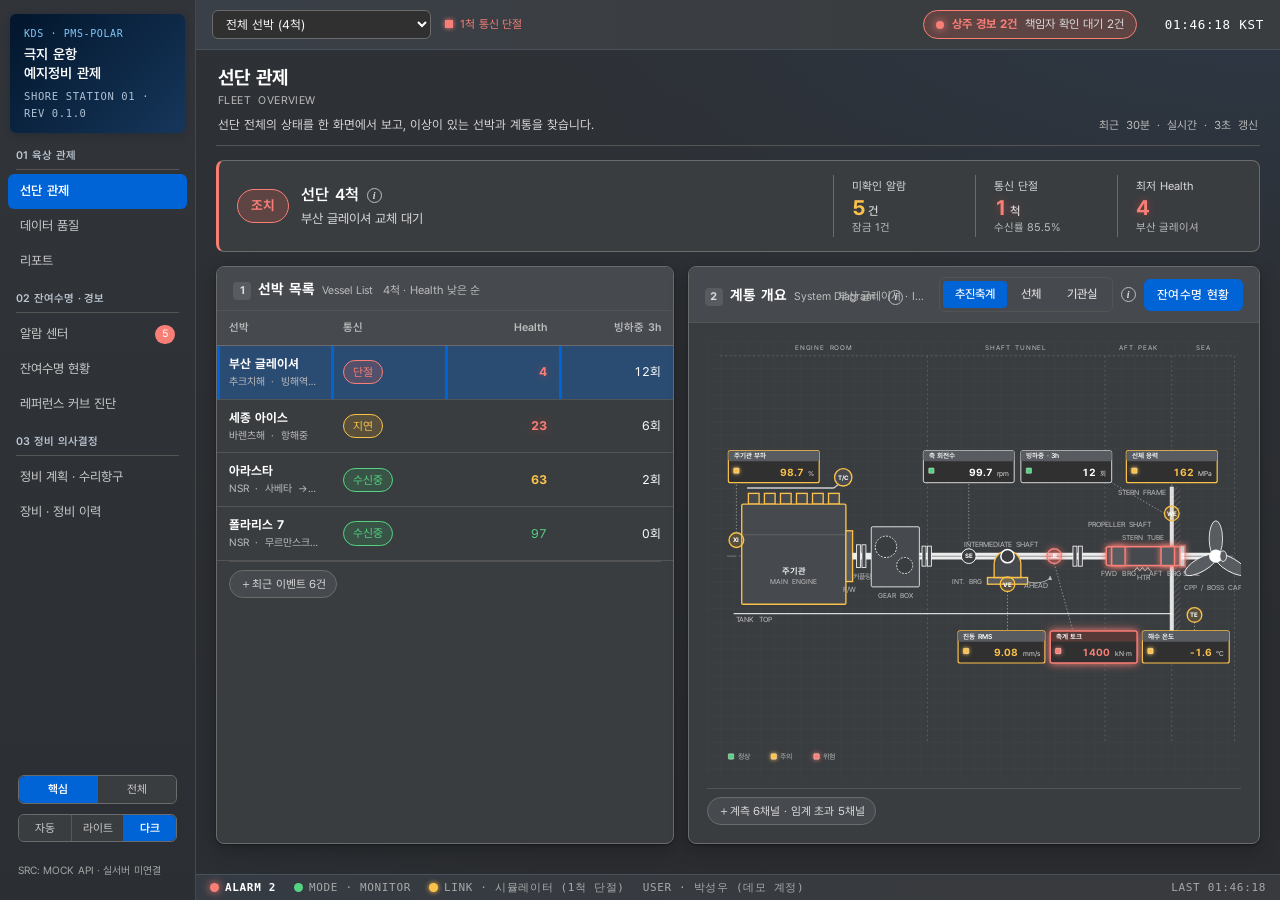
<file: v2/index.html>
<!doctype html>
<html lang="ko">
  <head>
    <meta charset="utf-8" />
    <meta name="viewport" content="width=device-width, initial-scale=1" />
    <title>극지 운항 예지정비 관제</title>
    <!-- 배포(아티팩트)에서 허용되는 CDN 경로 형식으로 둡니다: cdn.jsdelivr.net/npm/… -->
    <link rel="stylesheet" href="./assets/pretendard.css">
    <script type="module" crossorigin src="./assets/index-DsF86ZJU.js"></script>
    <link rel="stylesheet" crossorigin href="./assets/index-Dk7GCU9S.css">
  </head>
  <body>
    <div id="root"></div>
  </body>
</html>
</file>
<file: v2/assets/pretendard.css>
@font-face{font-family:'Pretendard';font-style:normal;font-weight:400;font-display:swap;src:url([data-uri]) format('woff')}
@font-face{font-family:'Pretendard';font-style:normal;font-weight:500;font-display:swap;src:url([data-uri]) format('woff')}
@font-face{font-family:'Pretendard';font-style:normal;font-weight:600;font-display:swap;src:url([data-uri]) format('woff')}
@font-face{font-family:'Pretendard';font-style:normal;font-weight:700;font-display:swap;src:url([data-uri]) format('woff')}
</file>
<file: v2/assets/index-Dk7GCU9S.css>
*{box-sizing:border-box}html,body,#root{height:100%}body{background:var(--ground);color:var(--ink);-webkit-font-smoothing:antialiased;margin:0;font-family:Pretendard Variable,Pretendard,-apple-system,BlinkMacSystemFont,system-ui,Apple SD Gothic Neo,Noto Sans KR,Malgun Gothic,sans-serif;font-size:14px;line-height:1.6}.mono{font-variant-numeric:tabular-nums;font-family:ui-monospace,SFMono-Regular,Menlo,Consolas,D2Coding,Pretendard Variable,Pretendard,monospace}button,select,input{font:inherit;color:inherit}h1,h2,h3{letter-spacing:-.01em;margin:0;font-weight:600}:focus-visible{outline:2px solid var(--accent);outline-offset:2px}.app{min-height:100%;display:grid}.nav{border-right:1px solid var(--line);flex-direction:column;height:100vh;display:flex;position:sticky;top:0}.brand-k{margin:0}.brand-t{margin:4px 0 0;font-weight:600;line-height:1.35}.nav nav{flex-direction:column;flex:1;display:flex;overflow:auto}.nav-tag{text-transform:uppercase;color:var(--faint)}.nav-i{text-align:left;cursor:pointer;background:0 0;border:0;border-left:2px solid #0000;align-items:center;gap:8px;width:100%;display:flex}.nav-i.on{font-weight:600}.nav-i.off{color:var(--faint);cursor:default;justify-content:space-between}.nav-i.off:hover{color:var(--faint);background:0 0}.nav-i.off em{border:1px solid var(--line);padding:1px 5px;font-size:10px;font-style:normal}.nav-badge{text-align:center;min-width:20px;margin-left:auto;padding:1px 6px;font-size:10.5px}.nav-ft{flex-direction:column;gap:10px;padding:0 18px;display:flex}.nav-note{color:var(--faint)}.main{flex-direction:column;min-width:0;height:100vh;display:flex}.top{z-index:5;align-items:center;display:flex;position:sticky;top:0}.top-l{align-items:center;gap:14px;display:flex}.rx{color:var(--muted);align-items:center;gap:7px;display:inline-flex}.rx .dot{display:inline-block}.rx.down{color:var(--crit)}.content{flex:1;width:100%;min-height:0;overflow:auto}.content.fill{overflow:hidden}.stack{flex-direction:column;gap:20px;display:flex}.panel{background:var(--surface)}.panel-hd{justify-content:space-between;display:flex}.panel-meta{color:var(--muted);margin:3px 0 0;font-size:12px}.panel-bd{padding:18px}.panel-bd.flush{padding:0}.panel-pad{padding:18px}.panel-act{align-items:center;gap:8px;display:flex}.badge{white-space:nowrap;align-items:center;gap:5px;font-weight:500;display:inline-flex}.badge .dot{background:currentColor;width:6px;height:6px;display:inline-block}.t-ok{color:var(--ok);background:var(--ok-soft);border-color:var(--ok-soft)}.t-info{color:var(--info);background:var(--info-soft);border-color:var(--info-soft)}.t-warn{color:var(--warn);background:var(--warn-soft);border-color:var(--warn-soft)}.t-high{color:var(--high);background:var(--high-soft);border-color:var(--high-soft)}.t-crit{color:var(--crit);background:var(--crit-soft);border-color:var(--crit-soft)}.t-accent{color:var(--accent);background:var(--accent-soft);border-color:var(--accent-soft)}.btn{border:1px solid var(--line);cursor:pointer}.btn:hover{border-color:var(--accent);color:var(--accent)}.btn.v-solid{background:var(--accent);border-color:var(--accent);color:var(--accent-ink);font-weight:500}.btn.v-solid:hover{filter:brightness(1.08);color:var(--accent-ink)}.btn.v-danger{background:var(--crit);border-color:var(--crit);color:#fff;font-weight:500}.btn.v-danger:hover{filter:brightness(1.08)}.btn:disabled{opacity:.55;cursor:not-allowed}.sel,.inp{border:1px solid var(--line);padding:5px 9px}.sel.w,.inp{width:100%}.chk{color:var(--muted);align-items:center;gap:6px;font-size:12.5px;display:inline-flex}.ctrls{flex-wrap:wrap;align-items:center;gap:8px;display:flex}.seg{border:1px solid var(--line);display:inline-flex}.seg button{cursor:pointer;color:var(--muted);border:0}.seg button+button{border-left:1px solid var(--line)}.seg button.on{background:var(--accent);color:var(--accent-ink);font-weight:500}.seg.sm button{flex:1;padding:4px 8px;font-size:11.5px}.empty{color:var(--muted);margin:0;font-size:13px}.tiles{background:var(--line);border:1px solid var(--line);grid-template-columns:repeat(4,1fr);gap:1px;display:grid}.c-ok{color:var(--ok)}.c-info{color:var(--info)}.c-warn{color:var(--warn)}.c-crit{color:var(--crit)}.cards{gap:14px;display:grid}.spark{display:block}.events{flex-direction:column;margin:0;padding:0;list-style:none;display:flex}.events li{border-bottom:1px solid var(--hair);align-items:center;gap:12px;padding:9px 0;font-size:12.5px;display:flex}.events li:last-child{border-bottom:0}.ev-t{color:var(--faint);min-width:44px}.ev-v{color:var(--ink);min-width:92px;font-weight:500}.ev-x{color:var(--muted)}.sys{border:1px solid var(--line);color:var(--muted);padding:1px 6px;font-size:11px}.rul{flex-direction:column}.layers{background:var(--line);border:1px solid var(--line);grid-template-columns:1.1fr 1.3fr .8fr;gap:1px;display:grid}.layer{background:var(--surface);padding:16px}.layer-tag{letter-spacing:.14em;text-transform:uppercase;color:var(--accent);margin:0 0 12px}.kv{flex-direction:column;gap:8px;margin:0;padding:0;list-style:none;display:flex}.kv li{color:var(--muted);justify-content:space-between;gap:12px;font-size:12.5px;display:flex}.kv li b{color:var(--ink);font-variant-numeric:tabular-nums;font-weight:500}.kv li.sum{border-top:1px solid var(--hair);margin-top:2px;padding-top:9px}.kv li.sum b{font-size:15px;font-weight:600}.kv .neg{color:var(--crit)}.layer-sum{border-top:1px solid var(--hair);color:var(--muted);justify-content:space-between;margin:12px 0 0;padding-top:10px;font-size:12.5px;display:flex}.layer-sum b{font-size:14px}.layer-sum .neg{color:var(--crit)}.final-v{letter-spacing:-.02em;font-variant-numeric:tabular-nums;margin:0;font-weight:600;line-height:1}.final-v span{color:var(--muted);margin-left:5px;font-size:15px;font-weight:400}.final-note{color:var(--muted);margin:8px 0 0}.l3{flex-direction:column;align-items:flex-start;gap:10px;display:flex}.corr{flex-direction:column;gap:11px;margin:0;padding:0;list-style:none;display:flex}.corr li{grid-template-columns:1fr 84px 60px;align-items:center;gap:10px;display:grid}.corr-lb{flex-direction:column;font-size:12.5px;display:flex}.corr-lb em{color:var(--faint);font-size:10px;font-style:normal}.corr-track{background:var(--surface-3);height:8px}.corr-bar{height:100%}.corr-v{text-align:right;font-variant-numeric:tabular-nums;font-size:12px}.corr-v.neg{color:var(--crit)}.corr-v.pos{color:var(--ok)}.trend,.axis-fig{width:100%;height:auto;display:block}.ax{font-family:ui-monospace,SFMono-Regular,Menlo,Consolas,monospace}.trend-line{fill:none;stroke-width:1.8px}.thr{stroke-dasharray:4 3;stroke-width:1px}.mark-base{stroke:var(--muted);stroke-width:1px;stroke-dasharray:3 3}.mark-base-tx{fill:var(--muted)}.mark-final{stroke:var(--accent);stroke-width:2px}.mark-final-tx{fill:var(--accent)}.mark-shift{stroke:var(--accent);stroke-width:1px}.alarms{margin:0;padding:0;list-style:none}.al{border-bottom:1px solid var(--hair);align-items:flex-start;gap:14px;padding:14px 18px;display:flex;position:relative}.al:last-child{border-bottom:0}.al-stripe{background:var(--line);flex:none;align-self:stretch;width:3px}.al.s-info .al-stripe{background:var(--info)}.al.s-warn .al-stripe{background:var(--warn)}.al.s-high .al-stripe{background:var(--high)}.al.s-crit .al-stripe{background:var(--crit)}.al-main{flex:1;min-width:0}.al-top{flex-wrap:wrap;align-items:center;gap:10px;display:flex}.al-part{font-size:13.5px;font-weight:600}.al-sys{color:var(--faint);border:1px solid var(--line);padding:0 5px;font-size:10.5px}.al-sub{color:var(--muted);margin:5px 0 0;font-size:11.5px}.al-ack{color:var(--ok);background:var(--ok-soft);margin:7px 0 0;padding:5px 9px;font-size:11.5px;display:inline-block}.al-ack em{color:var(--crit);font-style:normal}.al-act{flex:none;align-items:center;gap:8px;display:flex}.lock{color:var(--crit);font-size:11.5px}.done{color:var(--ok);font-size:11.5px}.auto{color:var(--faint);font-size:11.5px}.acklog{flex-direction:column;gap:8px;margin:0;padding:0;list-style:none;display:flex}.acklog li{flex-wrap:wrap;align-items:center;gap:10px;font-size:12.5px;display:flex}.acklog li>span:first-child{color:var(--faint);font-size:11.5px}.acklog-r{color:var(--faint);font-size:11px}.acklog-p{color:var(--muted)}.acklog-v{color:var(--faint);margin-left:auto;font-size:11px}.modal-scrim{z-index:50;place-items:center;padding:20px;display:grid;position:fixed;inset:0}.modal{background:var(--surface);border:1px solid var(--line);box-shadow:var(--shadow)}.modal-hd{border-bottom:1px solid var(--hair);justify-content:space-between;align-items:center;padding:14px 18px;display:flex}.modal-hd h3{font-size:14.5px}.modal-x{cursor:pointer;color:var(--muted);background:0 0;border:0;font-size:20px;line-height:1}.modal-bd{padding:18px}.modal-ft{border-top:1px solid var(--hair);background:var(--surface-2);justify-content:flex-end;gap:8px;padding:14px 18px;display:flex}.modal-tx{color:var(--muted);margin:0 0 14px;font-size:13px;line-height:1.7}.modal-tx b{color:var(--ink)}.modal-warn{color:var(--crit);margin-top:6px;font-style:normal;display:block}.form{flex-direction:column;gap:12px;display:flex}.resident{z-index:40;background:var(--surface);border-top:3px solid var(--crit);width:290px;position:fixed;bottom:20px;right:20px}.resident-hd{border-bottom:1px solid var(--hair);justify-content:space-between;align-items:center;gap:8px;padding:10px 12px;display:flex}.resident-hd b{font-size:12.5px}.resident-x{color:var(--faint);border:1px solid var(--line);cursor:not-allowed;padding:1px 5px;font-size:10.5px}.resident ul{flex-direction:column;gap:6px;margin:0;padding:8px 12px;list-style:none;display:flex}.resident li{color:var(--muted);align-items:baseline;gap:7px;font-size:11.5px;display:flex}.resident li span{color:var(--crit);flex:none;font-size:10.5px}.resident li em{color:var(--faint);flex:none;margin-left:auto;font-size:10.5px;font-style:normal}.resident-go{background:var(--crit);color:#fff;cursor:pointer;border:0;width:100%;padding:8px;font-size:12px;font-weight:500}@media (width<=1100px){.layers,.cards{grid-template-columns:1fr}.tiles{grid-template-columns:repeat(2,1fr)}}@media (width<=820px){.app{grid-template-columns:1fr}.nav{flex-flow:wrap;align-items:center;gap:12px;height:auto;padding:12px 16px;position:static}.nav nav{flex-flow:wrap;flex:100%}.nav-tag{display:none}.nav-i{border-bottom:2px solid #0000;border-left:0;width:auto;padding:6px 10px}.nav-i.on{border-left:0;border-bottom-color:var(--accent)}.nav-i.off{display:none}.nav-ft{flex:100%;padding:0}.content{padding:16px}.resident{width:auto;left:16px;right:16px}}@media (width<=520px){.tiles{grid-template-columns:1fr}}@media (prefers-reduced-motion:reduce){*{transition:none!important;animation:none!important}}.mark-base-dot{fill:var(--muted)}.mark-final-dot{fill:var(--accent)}.cards{grid-template-columns:repeat(2,1fr)}.readouts{background:var(--line);border:1px solid var(--line);grid-template-columns:repeat(2,1fr);gap:1px;margin:0;padding:0;list-style:none;display:grid}.ro{background:var(--surface);grid-template-rows:auto auto;grid-template-columns:1fr auto;align-items:baseline;gap:2px 8px;padding:8px 10px;display:grid}.ro-lb{color:var(--faint);grid-column:1/-1;font-size:10.5px}.ro-v{font-size:17px;font-weight:600;line-height:1.15}.ro-v em{color:var(--muted);margin-left:3px;font-size:10.5px;font-style:normal;font-weight:400}.ro-d{color:var(--faint);text-align:right;font-size:10.5px}.ro.lv-warn{background:var(--warn-soft)}.ro.lv-warn .ro-v{color:var(--warn)}.ro.lv-crit{background:var(--crit-soft)}.ro.lv-crit .ro-v{color:var(--crit)}.rxbars{width:100%;height:auto;display:block}.vcard-ft{border-top:1px solid var(--hair);justify-content:space-between;align-items:center;gap:10px;margin:0;padding-top:9px;font-size:12px;display:flex}.lv-chip{border:1px solid #0000;padding:3px 9px;font-size:11.5px}.strips{background:var(--line);border:1px solid var(--line);grid-template-columns:repeat(3,1fr);gap:1px;display:grid}.strip-card{background:var(--surface);padding:12px 14px 10px}.strip-hd{justify-content:space-between;align-items:flex-start;gap:10px;margin-bottom:6px;display:flex}.strip-nm{margin:0;font-weight:600}.strip-id{color:var(--faint);margin:1px 0 0}.strip-val{text-align:right;white-space:nowrap}.strip-val b{letter-spacing:-.01em;font-size:21px;font-weight:600}.strip-val span{color:var(--muted);margin-left:3px;font-size:10.5px}.strip{width:100%;height:auto;display:block}.strip-lim{color:var(--faint);margin:5px 0 0}.lim-warn,.lim-crit{stroke-width:1px;stroke-dasharray:3 3;opacity:.8}.strip-line{fill:none;stroke-width:1.5px}.strip-fill{opacity:.08}.now{stroke:var(--ink);stroke-width:1px;opacity:.25;stroke-dasharray:2 2}.now-dot.lv-ok{fill:var(--accent)}.now-dot.lv-warn{fill:var(--warn)}.now-dot.lv-crit{fill:var(--crit)}@media (width<=1280px){.strips{grid-template-columns:repeat(2,1fr)}}@media (width<=1100px){.strips{grid-template-columns:1fr}}.top{flex-wrap:nowrap}.page{flex-direction:column;height:100%;min-height:0;display:flex}.tabbar{flex:none;align-items:center;display:flex}.tab{cursor:pointer;border-bottom:2px solid #0000;position:relative}.tab.on{border-bottom-color:var(--accent)}.tab-dot{vertical-align:middle;width:6px;height:6px;margin-left:6px;display:inline-block}.tab-body{flex:1;grid-template-columns:minmax(0,1fr);min-height:0;display:grid}.tab-body.split{grid-template-columns:minmax(0,4fr) minmax(0,1fr)}.tab-body .panel{flex-direction:column;min-width:0;min-height:0;display:flex}.tab-body .panel-hd{flex:none;padding:10px 14px}.tab-body .panel-hd h2{font-size:14px}.tab-body .panel-bd{flex:1;min-height:0;padding:12px;overflow:auto}.tab-body .strips{grid-template-rows:auto auto;grid-template-columns:repeat(3,1fr);align-content:start}.tab-body .strip-card{flex-direction:column;min-height:0;padding:10px 12px 8px;display:flex}.tab-body .strip{flex:none;width:100%;height:auto}.links{grid-template-columns:1fr 1fr;gap:14px;display:grid}.link-card{border:1px solid var(--line);flex-direction:column;gap:10px;padding:12px 14px;display:flex}.link-hd{justify-content:space-between;align-items:flex-start;gap:10px;display:flex}.link-nm{margin:0;font-size:14px;font-weight:600}.link-sub{color:var(--faint);margin:2px 0 0;font-size:10.5px}.link-kpi{background:var(--line);border:1px solid var(--line);grid-template-columns:repeat(4,1fr);gap:1px;margin:0;display:grid}.link-kpi div{background:var(--surface);padding:7px 10px}.link-kpi dt{color:var(--faint);margin:0;font-size:10.5px}.link-kpi dd{margin:2px 0 0;font-size:16px;font-weight:600}.pane-side .events li{border-bottom:1px solid var(--hair);padding:9px 0;display:block}.pane-side .ev-hd{align-items:center;gap:8px;margin-bottom:3px;display:flex}.pane-side .ev-t{color:var(--faint);font-size:11px}.pane-side .ev-v{margin:0;font-size:12.5px;font-weight:600}.pane-side .ev-x{color:var(--muted);margin:2px 0 0;font-size:11.5px;line-height:1.5}.rul{height:100%;min-height:0;display:grid}.rul .panel{flex-direction:column;min-width:0;min-height:0;display:flex}.rul .panel-hd{flex:none}.rul .panel-bd{flex:1;min-height:0;overflow:auto}.pcards{flex-direction:column;display:flex}.pcard{text-align:left;cursor:pointer;flex-direction:column;display:flex}.pcard:hover{border-color:var(--accent)}.pcard.on{border-color:var(--accent);box-shadow:inset 3px 0 0 var(--accent)}.pcard-hd{justify-content:space-between;align-items:center;display:flex}.pcard-nm{margin:2px 0 0;font-weight:600}.pcard-pos{color:var(--faint);margin:0}.pcard-ft{justify-content:space-between;align-items:baseline;gap:8px;display:flex}.pcard-v{letter-spacing:-.01em;font-weight:600}.pcard-v em{color:var(--muted);font-style:normal;font-weight:400}.pcard-bar{background:var(--surface-3)}.pcard-bar i{height:100%;display:block}.rul-detail .panel-bd{flex-direction:column;display:flex}.rul-detail .layers{flex:none}@media (width<=1400px){.tab-body.split{grid-template-columns:minmax(0,3fr) minmax(0,1fr)}.tab-body .strips{grid-template-rows:none;grid-template-columns:repeat(2,1fr)}}@media (width<=1100px){.content.fill{overflow:auto}.main,.page{height:auto}.tab-body,.tab-body.split,.tab-body .strips,.links{grid-template-columns:1fr}.rul{grid-template-columns:1fr;height:auto}}*{scrollbar-width:thin;scrollbar-color:var(--sb) transparent}::-webkit-scrollbar-thumb{background:var(--sb);background-clip:content-box;border:2px solid #0000}::-webkit-scrollbar-corner{background:0 0}.panel-bd::-webkit-scrollbar-track{background:var(--hair)}.tbl-wrap::-webkit-scrollbar-track{background:var(--hair)}@media (width<=1500px){.vtable{--vt:minmax(280px,2.3fr) repeat(4, minmax(70px,1fr)) minmax(120px,1.2fr) 28px}}@media (width<=1100px){.vrow{gap:8px}}.vtable{--vt:minmax(330px,2.6fr) repeat(4, minmax(80px,1fr)) minmax(150px,1.4fr) 30px;border:1px solid var(--line);min-width:960px;height:100%;display:grid}.vt-head,.vrow{grid-template-columns:var(--vt);align-items:center;display:grid}.vt-head{padding:7px 0}.vt-head>span{padding:0 12px}.vt-head .c{text-align:center}.vt-head .r{text-align:right}.vt-head em{color:var(--faint);font-style:normal;display:block}.vrow{background:var(--surface);cursor:pointer;min-height:0;box-shadow:inset 3px 0 #0000}.vrow:last-child{border-bottom:0}.vrow:hover{background:var(--surface-2)}.vrow.on{box-shadow:inset 3px 0 0 var(--accent)}.vr-id{min-width:0}.vr-name{align-items:center;gap:8px;margin:0;font-size:14px;font-weight:600;display:flex}.vr-sub{color:var(--faint);text-overflow:ellipsis;white-space:nowrap;margin:2px 0 0;font-size:10.5px;overflow:hidden}.vr-health{flex-direction:column;flex:none;align-items:flex-end;line-height:1.1;display:flex}.vr-h{letter-spacing:-.02em;font-variant-numeric:tabular-nums;font-size:26px;font-weight:600}.vr-hl{font-size:10.5px}.vr-cell{text-align:right;flex-direction:column;align-self:stretch;padding:6px 12px;display:flex}.vr-v{font-variant-numeric:tabular-nums;font-size:17px;font-weight:600;line-height:1.2}.vr-u{color:var(--muted);margin-left:3px;font-weight:400}.vr-d{color:var(--faint);margin-top:1px}.vr-cell.lv-warn .vr-v{color:var(--warn)}.vr-cell.lv-crit .vr-v{color:var(--crit)}.vr-worst{flex-direction:column;align-self:stretch;min-width:0;padding:0 12px;display:flex}.vr-wn{text-overflow:ellipsis;white-space:nowrap;margin:0;font-weight:500;overflow:hidden}.vr-wv{color:var(--crit);text-overflow:ellipsis;white-space:nowrap;margin:2px 0 0;overflow:hidden}.vr-go{color:var(--accent);cursor:pointer;background:0 0;border:0;justify-self:center;padding:8px 0;font-size:14px;line-height:1}.vr-go:hover{color:var(--ink)}@media (width<=1100px){.vtable{border:1px solid var(--line);grid-template-rows:none;min-width:0;height:auto}.vt-head{display:none}.vrow{grid-template-columns:1fr 1fr;padding:10px 0}.vr-id,.vr-worst{border-left:0;grid-column:1/-1}.vr-cell{border-left:0}.vr-health{justify-self:start}}.vr-card{flex-direction:column;gap:4px;min-width:0;padding:8px 12px;display:flex}.vr-card-hd{justify-content:space-between;align-items:flex-start;gap:12px;display:flex}.vr-card .vr-h{font-size:26px}.hchart{width:100%;height:auto;display:block}.hchart-line{fill:none;stroke:currentColor;stroke-width:1.8px}.hchart-fill{fill:currentColor;opacity:.09}.hchart-dot{fill:currentColor}.hchart-last{fill:currentColor;font-weight:600}.rul .panel-hd{padding:12px 16px}.rul .panel-hd h2{font-size:16px}.rul .panel-meta{font-size:12.5px}.rul .panel-bd{padding:14px}.pcard-v em{margin-left:3px}.rul-detail .layer-sum b{font-size:15px}.rul-detail .final-note{font-size:12.5px}:root{--ok:#2f7d4f;--ok-soft:#2f7d4f24;--info:#33607f;--info-soft:#33607f24;--warn:#9a6500;--warn-soft:#9a650029;--high:#a64715;--high-soft:#a6471529;--crit:#b02318;--crit-soft:#b0231824;--comm:#7a3e96;--shadow:none;--sb:#aebac3;--sb-hover:#8b99a4}@media (prefers-color-scheme:dark){:root:not([data-theme=light]){--comm:#c070d8}}.panel{border:1px solid var(--line);box-shadow:none}.panel-hd{border-bottom:1px solid var(--line);flex-wrap:nowrap;align-items:center;gap:10px}.panel-hd>div:first-child{align-items:baseline;gap:10px;min-width:0;display:flex}.panel-hd h2,.rul .panel-hd h2,.tab-body .panel-hd h2,.dash .panel-hd h2{letter-spacing:.1em;color:var(--ink);white-space:nowrap;font-family:ui-monospace,SFMono-Regular,Menlo,Consolas,monospace;font-size:11.5px;font-weight:600}.panel-hd h2:before{letter-spacing:0}.panel-meta,.rul .panel-meta{text-overflow:ellipsis;white-space:nowrap;margin:0;overflow:hidden}.nav{gap:14px;padding:14px 0 10px}.brand{padding:0 14px}.brand-k{letter-spacing:.18em;font-size:10px}.brand-t{margin-top:3px;font-size:14px}.brand-v{color:var(--faint);letter-spacing:.06em;margin:5px 0 0}.nav-tag{border-bottom:1px solid var(--hair);margin:8px 14px 4px;padding-bottom:4px}.nav-i{border-left-width:3px;padding:6px 14px}.nav-note{letter-spacing:.04em}.top{border-bottom:1px solid var(--line);background:var(--surface-2);gap:14px;padding:0 14px}.vsel{min-width:210px;font-size:12.5px}.rx{letter-spacing:.04em;font-size:11.5px}.rx .dot{width:8px;height:8px}.clock{letter-spacing:.06em;color:var(--ink);font-size:12.5px}.lamp{background:var(--faint);flex:none;width:8px;height:8px;display:inline-block}@keyframes lampblink{0%,49%{opacity:1}50%,to{opacity:.25}}.lamp.blink{animation:1s step-end infinite lampblink}@media (prefers-reduced-motion:reduce){.lamp.blink{animation:none}}.statusbar{border-top:1px solid var(--line);letter-spacing:.06em;flex-wrap:nowrap;flex:none;align-items:center;gap:18px;padding:0 14px;font-family:ui-monospace,SFMono-Regular,Menlo,Consolas,monospace;display:flex;overflow:hidden}.sb-item{white-space:nowrap;align-items:center;gap:6px;display:inline-flex}.sb-sp{flex:1}.btn{letter-spacing:.04em;background:var(--surface-2);padding:5px 12px;font-size:11.5px}.seg button{letter-spacing:.04em;background:var(--surface-2);padding:4px 10px;font-size:11.5px}.sel,.inp{background:var(--surface-2);font-size:12px}.tabbar{border-bottom:1px solid var(--line)}.tab{letter-spacing:.06em;border-bottom-width:3px;margin-bottom:-1px}.badge{letter-spacing:.06em;background:0 0;border:1px solid;border-radius:0;padding:1px 6px;font-size:10.5px}.badge .dot{box-shadow:0 0 4px}.vt-head{background:var(--surface-2);letter-spacing:.08em}.vt-head .r,.vr-cell,.vr-worst{border-left:1px solid var(--line)}.vr-v{color:var(--ink)}.strip-card{border-right:1px solid var(--line)}.strip-nm{letter-spacing:.03em}.strip-id{letter-spacing:.05em}.strip-val b{font-family:ui-monospace,SFMono-Regular,Menlo,Consolas,monospace}.strip-lim,.ax{letter-spacing:.04em}.pcard{border:1px solid var(--line);background:var(--surface-2)}.sys{letter-spacing:.06em;background:var(--surface)}.pcard-v{color:var(--ink)}.resident{border:1px solid var(--crit);border-top-width:3px;box-shadow:0 0 0 1px #00000040}.resident-hd{background:var(--crit-soft)}.resident-hd b{letter-spacing:.04em}::-webkit-scrollbar{width:12px;height:12px}::-webkit-scrollbar-track{background:var(--hair)}::-webkit-scrollbar-thumb{background:var(--sb);border:3px solid var(--hair);background-clip:content-box}::-webkit-scrollbar-thumb:hover{background:var(--sb-hover);background-clip:content-box}.content{padding:14px}.page,.tab-body,.rul{gap:10px}:root{--faint:#5f6c76;--muted:#465360;--line:#a9b4bd;--hair:#c3ccd3;--crit:#b3241a;--crit-soft:#b3241a1a;--accent:#0b6c85;--accent-soft:#0b6c8521;--trace:#2f7e99;--sb:#9aa7b1;--sb-hover:#78868f}@media (prefers-color-scheme:dark){:root:not([data-theme=light]){--faint:#8e9ba7;--muted:#a3b0bb;--line:#3a454f;--hair:#2a333c;--crit:#ff6b5e;--crit-soft:#ff6b5e1f;--accent:#4cc5e3;--accent-soft:#4cc5e324;--trace:#78b4cc;--sb:#3d4a55;--sb-hover:#55646f}}.panel-hd h2,.rul .panel-hd h2,.tab-body .panel-hd h2,.vr-sub,.pcard-pos,.vr-wv,.strip-lim,.tabbar-note,.nav-note,.nav-tag,.layer-tag,.final-note,.badge,.tab,.hstat-lb,.hstat-sub,.rx,.vt-head,.corr-lb em,.vcard-sub,.link-sub{letter-spacing:0;font-family:Pretendard Variable,Pretendard,-apple-system,system-ui,Apple SD Gothic Neo,Noto Sans KR,sans-serif}.statusbar,.brand-k,.brand-v,.strip-id,.clock,.mono.vr-v,.mono.vr-u,.mono.vr-d,.hstat-v .mono,.ax{font-family:ui-monospace,SFMono-Regular,Menlo,Consolas,monospace}.statusbar,.brand-k,.brand-v,.strip-id{letter-spacing:.06em}.panel-hd h2,.rul .panel-hd h2,.tab-body .panel-hd h2{font-size:13.5px;font-weight:600}.panel-hd h2:before{margin-right:5px}.panel-meta,.rul .panel-meta{color:var(--faint);font-size:11.5px}.panel-hd{min-height:34px}.vt-head{color:var(--muted);border-bottom:2px solid var(--line);font-size:11.5px}.vt-head em{font-size:10.5px}.vr-u,.vr-d{font-size:11px}.vr-wn{font-size:12.5px}.vr-wv{font-size:11.5px}.strip-id,.strip-lim{font-size:11px}.strip-nm{font-size:13px}.badge,.rul .badge{padding:2px 7px;font-size:11.5px}.tab{font-size:13.5px}.nav-i{font-size:13px}.nav-tag{letter-spacing:0;font-size:11px}.nav-note,.brand-v{font-size:10.5px}.statusbar{min-height:30px;font-size:11.5px}.ev-t{font-size:11.5px}.layer-tag{font-size:12px}.final-note{font-size:12.5px}.ax{font-size:12px}.rul-detail .ax{font-size:13px}.vt-head .r em{color:var(--faint)}.vrow{border-bottom:1px solid var(--line)}.vr-cell,.vr-worst{border-left:1px solid var(--line)}.vr-cell{justify-content:flex-start;padding-top:12px}.vtable{grid-template-rows:auto repeat(var(--rows,4), minmax(min-content, 1fr))}.vr-cell.lv-warn,.vr-cell.lv-crit{background:0 0}.panel-hd h2:before{color:var(--muted)}.vrow.on,.pcard.on{box-shadow:inset 4px 0 0 var(--accent)}.sb-item:first-child{font-weight:600}.statusbar .lamp{width:9px;height:9px}.grid{stroke:var(--hair);stroke-width:1px}.axis{stroke:var(--line);stroke-width:1px}.ax{fill:var(--faint)}.vr-worst{justify-content:flex-start;padding-top:12px}.rul{grid-template-columns:minmax(220px,22fr) minmax(0,78fr)}.rul-list .panel-bd{padding:10px}.rul-list .panel-hd{min-height:32px}.rul-list .ctrls{gap:5px}.rul-list .sel{padding:3px 6px;font-size:11.5px}.pcards{gap:6px}.pcard{gap:2px;padding:8px 10px}.pcard-hd{gap:6px}.rul .badge{padding:1px 6px;font-size:10.5px}.rul .sys{padding:1px 6px;font-size:11px}.pcard-nm{margin-top:3px;line-height:1.3}.pcard-pos{font-size:11px}.pcard-ft{margin-top:3px}.pcard-v em{font-size:11px}.pcard-bar{height:4px;margin-top:4px}@media (width<=1400px){.rul{grid-template-columns:minmax(200px,24fr) minmax(0,76fr)}}.rul-list .panel-hd{flex-wrap:wrap;align-items:center;gap:6px;padding:7px 10px}.rul-list .panel-hd>div:first-child,.rul-list .panel-act{flex:100%}.rul-list .ctrls{flex-wrap:nowrap;width:100%}.rul-list .sel{flex:1;min-width:0}.vt-head .r,.vr-cell,.vr-worst{border-left:0}:root{--r:8px;--r-sm:6px;--ground:#eef0f6;--surface:#fff;--surface-2:#e7eaf3;--surface-3:#d8ddeb;--ink:#131828;--muted:#4a5268;--faint:#5e6880;--line:#c3c9da;--hair:#dce1ed;--accent:#4b49d6;--accent-ink:#fff;--accent-soft:#4b49d61a;--trace:#3a5fd9}@media (prefers-color-scheme:dark){:root:not([data-theme=light]){--trace:#7b8bff;--ok:#3fcb8e;--ok-soft:#3fcb8e24;--info:#4fb6e8;--info-soft:#4fb6e824;--warn-soft:#f0b42924;--high:#f58549;--high-soft:#f5854924}}.panel,.link-card,.pcard,.strip-card,.resident,.modal,.gauge{border-radius:var(--r)}.badge,.btn,.sel,.inp,.seg,.lv-chip,.vr-go,.sys,.nav-badge,.tag-st{border-radius:var(--r-sm)}.seg button:first-child{border-radius:var(--r-sm) 0 0 var(--r-sm)}.seg button:last-child{border-radius:0 var(--r-sm) var(--r-sm) 0}.lamp{border-radius:50%}.panel{overflow:hidden}.panel-hd h2:before{content:none}.panel-hd h2{color:var(--ink)}.toolbar{flex:none;align-items:center;gap:12px;display:flex}.toolbar-sp{flex:1}.pillseg{background:var(--surface);border-radius:var(--r);border:1px solid var(--line);gap:6px;padding:5px;display:inline-flex}.pillseg button{border-radius:var(--r-sm);cursor:pointer;color:var(--muted);background:0 0;border:0;padding:7px 20px;font-size:13px;font-weight:500}.pillseg button:hover{color:var(--ink)}.pillseg button.on{background:var(--accent);color:var(--accent-ink)}.pillseg.sm button{padding:4px 11px;font-size:11.5px}.tab-body.ov{grid-template-columns:minmax(0,1.15fr) minmax(0,1fr);gap:12px}.ov-right{flex-direction:column;gap:12px;min-height:0;display:flex}.schem{width:100%;height:auto;display:block}.schem-nt{fill:var(--ink);font-size:13px;font-weight:600}.schem-ns{fill:var(--faint);font-size:10.5px}.schem-val{fill:var(--ink);font-family:ui-monospace,SFMono-Regular,Menlo,Consolas,monospace;font-size:20px;font-weight:600}.schem-cap{fill:var(--faint);font-size:11px}.gauges{flex:none;grid-template-columns:repeat(4,1fr);gap:10px;display:grid}.gauge{background:var(--surface);border:1px solid var(--line);text-align:center;padding:10px 6px 4px}.gauge-lb{color:var(--ink);margin:0 0 2px;font-size:12px;font-weight:600}.donut{width:100%;height:auto;display:block}.dn-track{fill:none;stroke-width:11px}.dn-arc{fill:none;stroke:currentColor;stroke-width:11px;stroke-linecap:butt}.dn-v{font-size:24px;font-weight:700}.dn-u{fill:var(--muted);font-size:10px;font-weight:400}.dn-sub{fill:var(--faint);font-size:10.5px}.donut.c-accent{color:var(--accent)}.ov-tags{flex-direction:column;flex:1;min-height:0;display:flex}.ov-tags .panel-hd{flex-wrap:wrap;gap:8px;padding:8px 12px}.ov-tags .panel-bd{flex:1;min-height:0;padding:0;overflow:auto}.radios{gap:2px;display:inline-flex}.radio{color:var(--muted);border-radius:var(--r-sm);cursor:pointer;align-items:center;gap:5px;padding:4px 9px;font-size:11.5px;display:inline-flex}.radio input{accent-color:var(--accent);margin:0}.radio.on{color:var(--ink);background:var(--accent-soft)}.tagtbl-wrap{overflow:auto}.tagtbl{border-collapse:collapse;font-size:12.5px}.tagtbl th{z-index:1;text-align:left;color:var(--muted);background:var(--surface-2);border-bottom:1px solid var(--line);white-space:nowrap;padding:9px 12px;font-size:11px;font-weight:600;position:sticky;top:0}.tagtbl td{border-bottom:1px solid var(--hair);vertical-align:middle;padding:9px 12px}.tagtbl tr:hover td{background:var(--surface-2)}.tagtbl .num{text-align:right;font-variant-numeric:tabular-nums;white-space:nowrap}.tag-nm{min-width:150px}.tag-nm em{color:var(--faint);font-size:10.5px;font-style:normal;display:block}.tag-u{color:var(--muted);margin-left:3px;font-size:10.5px}.tag-t{color:var(--faint);white-space:nowrap;font-size:11.5px}.tag-st{align-items:center;gap:6px;padding:2px 9px;font-size:11.5px;display:inline-flex}.tabbar{background:0 0;border:0;gap:6px;padding-bottom:2px}.tab{border-radius:var(--r-sm);background:var(--surface);color:var(--muted);border:1px solid #0000;margin:0;padding:7px 18px}.tab:hover{border-color:var(--line);color:var(--ink)}.tab.on{background:var(--accent);color:var(--accent-ink);border-color:var(--accent);font-weight:600}.tab.on .tab-dot{background:#fff}@media (width<=1400px){.tab-body.ov{grid-template-columns:1fr}.gauges{grid-template-columns:repeat(4,1fr)}}@media (width<=1100px){.tab-body.ov{grid-template-columns:1fr}.gauges{grid-template-columns:repeat(2,1fr)}}:root{--brand-h:243;--sev-ok-1:hsl(var(--brand-h) 14% 62%);--sev-ok-2:hsl(var(--brand-h) 14% 46%);--sev-info-1:hsl(var(--brand-h) 38% 62%);--sev-info-2:hsl(var(--brand-h) 42% 44%);--sev-warn-1:hsl(var(--brand-h) 62% 60%);--sev-warn-2:hsl(var(--brand-h) 66% 40%);--sev-crit-1:hsl(var(--brand-h) 92% 56%);--sev-crit-2:hsl(var(--brand-h) 96% 34%);--sev-brand-1:hsl(var(--brand-h) 88% 64%);--sev-brand-2:hsl(var(--brand-h) 82% 42%);--ok:var(--sev-ok-2);--ok-soft:hsl(var(--brand-h) 30% 92%);--info:var(--sev-info-2);--info-soft:hsl(var(--brand-h) 45% 92%);--warn:var(--sev-warn-2);--warn-soft:hsl(var(--brand-h) 60% 90%);--high:var(--sev-warn-2);--high-soft:hsl(var(--brand-h) 60% 90%);--crit:var(--sev-crit-2);--crit-soft:hsl(var(--brand-h) 85% 88%);--accent:var(--sev-brand-2);--accent-soft:hsl(var(--brand-h) 70% 93%);--trace:var(--sev-info-2);--comm:var(--sev-warn-2);--grad-brand:linear-gradient(135deg,var(--sev-brand-1),var(--sev-brand-2))}@media (prefers-color-scheme:dark){:root:not([data-theme=light]){--sev-ok-1:hsl(var(--brand-h) 12% 66%);--sev-ok-2:hsl(var(--brand-h) 14% 46%);--sev-info-1:hsl(var(--brand-h) 42% 76%);--sev-info-2:hsl(var(--brand-h) 46% 54%);--sev-warn-1:hsl(var(--brand-h) 72% 80%);--sev-warn-2:hsl(var(--brand-h) 74% 58%);--sev-crit-1:hsl(var(--brand-h) 100% 82%);--sev-crit-2:hsl(var(--brand-h) 100% 64%);--sev-brand-1:hsl(var(--brand-h) 100% 78%);--sev-brand-2:hsl(var(--brand-h) 90% 58%);--ok:var(--sev-ok-1);--ok-soft:hsl(var(--brand-h) 20% 40% / .22);--info:var(--sev-info-1);--info-soft:hsl(var(--brand-h) 45% 50% / .22);--warn:var(--sev-warn-1);--warn-soft:hsl(var(--brand-h) 70% 58% / .22);--high:var(--sev-warn-1);--high-soft:hsl(var(--brand-h) 70% 58% / .22);--crit:var(--sev-crit-1);--crit-soft:hsl(var(--brand-h) 100% 64% / .26);--accent:var(--sev-brand-1);--accent-soft:hsl(var(--brand-h) 90% 62% / .2);--trace:var(--sev-info-1);--comm:var(--sev-warn-1)}}:root[data-theme=dark]{--sev-ok-1:hsl(var(--brand-h) 12% 66%);--sev-ok-2:hsl(var(--brand-h) 14% 46%);--sev-info-1:hsl(var(--brand-h) 42% 76%);--sev-info-2:hsl(var(--brand-h) 46% 54%);--sev-warn-2:hsl(var(--brand-h) 74% 58%);--sev-crit-2:hsl(var(--brand-h) 100% 64%);--ok:var(--sev-ok-1);--ok-soft:hsl(var(--brand-h) 20% 40% / .22);--info:var(--sev-info-1);--info-soft:hsl(var(--brand-h) 45% 50% / .22);--warn-soft:hsl(var(--brand-h) 70% 58% / .22);--high:var(--sev-warn-1);--high-soft:hsl(var(--brand-h) 70% 58% / .22);--trace:var(--sev-info-1);--comm:var(--sev-warn-1)}.grad-defs{width:0;height:0;position:absolute;overflow:hidden}.tab.on,.pillseg button.on,.btn.v-solid,.btn.v-danger,.resident-go,.seg button.on,.nav-badge{background:var(--grad-brand);color:#fff;border-color:#0000}.dn-track{stroke:var(--surface-3)}.trend-fill{fill:url(#g-area-brand);opacity:1}.trend-line{stroke:var(--sev-brand-1)}.strip-fill.lv-ok{fill:url(#g-area-ok);opacity:1}.strip-fill.lv-warn{fill:url(#g-area-warn);opacity:1}.strip-fill.lv-crit{fill:url(#g-area-crit);opacity:1}.strip-line.lv-ok{stroke:var(--sev-ok-1)}.strip-line.lv-warn{stroke:var(--sev-warn-1)}.strip-line.lv-crit{stroke:var(--sev-crit-1)}.hchart .hchart-fill{opacity:1}.hchart.c-ok .hchart-fill{fill:url(#g-area-ok)}.hchart.c-info .hchart-fill{fill:url(#g-area-info)}.hchart.c-warn .hchart-fill{fill:url(#g-area-warn)}.hchart.c-crit .hchart-fill{fill:url(#g-area-crit)}.rxbar.lv-ok{fill:url(#g-bar-ok)}.rxbar.lv-warn{fill:url(#g-bar-warn)}.rxbar.lv-crit{fill:url(#g-bar-crit)}.pcard-bar i{background:linear-gradient(90deg,var(--sev-brand-2),var(--sev-brand-1))}.lamp{box-shadow:none}.tag-st.lv-ok{border:1px solid var(--line)}.resident{border-color:var(--sev-crit-1)}.resident-hd b{color:var(--crit)}.vrow.on{background:linear-gradient(90deg,var(--accent-soft),transparent)}.pcard.on{background:linear-gradient(135deg,var(--accent-soft),transparent)}.rx .dot{box-shadow:0 0 5px}.lv-tx-warn,.vr-cell.lv-warn .vr-v,.schem-val.lv-warn,.schem-inline.lv-warn,.tagtbl .lv-tx-warn,.lv-tx-crit,.vr-cell.lv-crit .vr-v,.schem-val.lv-crit,.schem-inline.lv-crit,.tagtbl .lv-tx-crit{font-weight:700}.dn-v{fill:var(--ink)}.ref{grid-template-rows:minmax(0,1fr) auto;grid-template-columns:minmax(0,3fr) minmax(0,2fr);gap:12px;height:100%;min-height:0;display:grid}.ref .panel{flex-direction:column;min-width:0;min-height:0;display:flex}.ref .panel-hd{flex:none;padding:10px 14px}.ref .panel-hd h2{font-size:14px}.ref .panel-bd{flex-direction:column;flex:1;gap:10px;min-height:0;padding:12px;display:flex;overflow:auto}.ref .panel-bd.flush{gap:0;padding:0}.ref figure{border:1px solid var(--hair);border-radius:var(--r-sm);flex-direction:column;gap:6px;margin:0;padding:8px 10px;display:flex}.ref figcaption{color:var(--muted);flex-wrap:wrap;justify-content:space-between;gap:10px;font-size:11.5px;display:flex}.ref figure svg{flex:1;width:100%;height:auto;min-height:0;display:block}.ref-norm{border:1px solid var(--line);border-radius:var(--r-sm);background:var(--surface);gap:7px;padding:5px 10px}.ref-norm input{accent-color:var(--accent);margin:0}.ref-norm em{color:var(--accent);border:1px solid var(--accent);border-radius:3px;padding:0 5px;font-size:10.5px;font-style:normal;line-height:1.5}.ref-stats{background:var(--line);border:1px solid var(--line);border-radius:var(--r-sm);flex:none;gap:1px;margin:0;display:grid;overflow:hidden}.ref-stats div{background:var(--surface);padding:7px 12px}.ref-stats dt{color:var(--faint);margin:0;font-size:11px}.ref-stats dd{margin:2px 0 0;font-size:17px;font-weight:600;line-height:1.2}.ref-stats dd span{color:var(--muted);margin-left:2px;font-size:11px;font-weight:400}.ref-row{flex:none;grid-template-columns:minmax(0,1.15fr) minmax(0,1fr);gap:10px;display:grid}.ref-main svg{height:100%}.ref-legend{color:var(--faint);align-items:center;gap:6px;font-size:11px;display:inline-flex}.ref-legend i{border-radius:50%;width:9px;height:9px;margin-left:6px;display:inline-block}.ref-legend i.in{opacity:.55}.ref-legend i.tr{background:var(--sev-brand-1);border-radius:0;width:14px;height:2px}.refc-line{fill:none;stroke:var(--sev-brand-1);stroke-width:1.8px}.refc-tag{fill:var(--sev-brand-1)}.res-band.r3{opacity:.16}.res-band.r5{opacity:.09}.res-band.r10{opacity:.045}.res-lim{stroke-width:1px;stroke-dasharray:4 3}.res-lim.r3{opacity:.55}.res-lim.r5{opacity:.7}.res-lim.r10{opacity:.85}.res-zero{stroke:var(--ink);stroke-width:1.4px;opacity:.7}.res-zero-tx{fill:var(--ink);font-weight:700}.res-dot.b3{opacity:.85}.res-trend{fill:none;stroke:var(--sev-brand-1);stroke-width:2.2px}.res-trend-dot{fill:var(--surface);stroke:var(--sev-brand-1);stroke-width:2px}.voyb-split{stroke:var(--line);stroke-width:1px;stroke-dasharray:2 3}.ref-step .panel-bd{flex-direction:column;display:flex}.segtbl-wrap{border-bottom:1px solid var(--line);flex:none;max-height:34%;overflow:auto}.segtbl{font-size:12px}.segtbl th{background:var(--surface-2);z-index:1;position:sticky;top:0}.segtbl td{cursor:pointer;padding:6px 10px}.segtbl tr.on td{background:var(--accent-soft);box-shadow:inset 3px 0 0 var(--accent)}.segtbl .seg-t{white-space:nowrap}.segtbl .ice{vertical-align:middle;background:var(--sev-warn-1);opacity:.9;width:7px;height:7px;margin-left:6px;display:inline-block;transform:rotate(45deg)}.seg-detail{flex-direction:column;flex:1;gap:10px;min-height:0;padding:10px 12px 12px;display:flex}.seg-kpi{background:var(--line);border:1px solid var(--line);border-radius:var(--r-sm);flex:none;grid-template-columns:1.3fr 1fr 1fr .9fr;gap:1px;margin:0;display:grid;overflow:hidden}.seg-kpi div{background:var(--surface);padding:7px 10px}.seg-kpi dt{color:var(--faint);margin:0;font-size:11px}.seg-kpi dd{align-items:baseline;gap:6px;margin:3px 0 0;font-size:12px;display:flex}.seg-kpi dd .ref{color:var(--muted)}.seg-kpi dd .ref:after{content:"→";color:var(--faint);margin-left:4px}.seg-kpi dd b{font-size:16px;font-weight:600}.seg-kpi dd em{color:var(--muted);font-size:11px;font-style:normal}.seg-kpi dd .ratio{background:var(--surface-2);border-radius:3px;margin-left:2px;padding:0 6px;font-size:12px;font-weight:600}.step-target{stroke:var(--line);stroke-width:1px}.step-mark{stroke:var(--hair);stroke-width:1px;stroke-dasharray:2 3}.step-span.ref{opacity:.12}.step-span.meas{opacity:.1}.step-span.meas.lv-ok{fill:var(--sev-ok-1)}.step-span.meas.lv-crit{opacity:.16}.step-line{fill:none;stroke-width:2px}.step-line.ref{stroke-dasharray:5 4;opacity:.9}.step-line.meas.lv-warn{stroke-width:2.4px}.step-line.meas.lv-crit{stroke-width:2.6px}.step-tx.ref{fill:var(--muted)}.step-tx.meas{font-weight:700}.ref-link{background:var(--surface);border:1px solid var(--line);border-radius:var(--r);background:linear-gradient(90deg,var(--accent-soft),var(--surface) 45%);grid-column:1/-1;align-items:center;gap:18px;padding:10px 16px;display:flex}.ref-link-l{flex:1;min-width:0}.ref-link .layer-tag{margin:0 0 3px}.ref-link-tx{color:var(--muted);margin:0;font-size:12.5px;line-height:1.5}.ref-link-tx b{color:var(--ink)}.ref-link-kpi{background:var(--line);border:1px solid var(--line);border-radius:var(--r-sm);flex:none;gap:1px;margin:0;display:flex;overflow:hidden}.ref-link-kpi div{background:var(--surface);min-width:130px;padding:6px 14px}.ref-link-kpi dt{color:var(--faint);margin:0;font-size:11px}.ref-link-kpi dd{margin:2px 0 0;font-size:16px;font-weight:600;line-height:1.2}.ref-link-kpi dd.neg{color:var(--crit)}.ref-link-kpi dd.sub{color:var(--muted);margin-top:2px;font-size:11px;font-weight:400}@media (width<=1400px){.ref{grid-template-columns:minmax(0,1.3fr) minmax(0,1fr)}.ref-stats{grid-template-columns:repeat(3,1fr)}}@media (width<=1100px){.ref{grid-template-rows:none;grid-template-columns:1fr;height:auto}.ref-row{grid-template-columns:1fr}.ref-link{flex-wrap:wrap}}:root{--brand-h:212;--gray-h:231;--gray-s:8%;--brand:#001226;--gray:#d2d3d9;--ground:#fff;--surface:#fff;--surface-2:hsl(var(--gray-h) var(--gray-s) 97%);--surface-3:hsl(var(--gray-h) var(--gray-s) 92%);--ink:#000;--muted:#424242;--faint:#5c5c5c;--line:var(--gray);--hair:hsl(var(--gray-h) var(--gray-s) 90%);--shadow:0 1px 2px #0000001a, 0 8px 24px #00000014;--sb:hsl(var(--gray-h) var(--gray-s) 66%);--sb-hover:hsl(var(--gray-h) var(--gray-s) 50%);--sev-ok-1:hsl(var(--gray-h) var(--gray-s) 56%);--sev-ok-2:hsl(var(--gray-h) var(--gray-s) 38%);--sev-info-1:hsl(var(--gray-h) var(--gray-s) 46%);--sev-info-2:hsl(var(--gray-h) var(--gray-s) 30%);--sev-warn-1:hsl(var(--gray-h) var(--gray-s) 34%);--sev-warn-2:hsl(var(--gray-h) var(--gray-s) 20%);--sev-crit-1:hsl(var(--gray-h) var(--gray-s) 16%);--sev-crit-2:#000;--sev-brand-1:hsl(var(--brand-h) 60% 22%);--sev-brand-2:var(--brand);--ok:var(--sev-ok-2);--ok-soft:hsl(var(--gray-h) var(--gray-s) 92%);--info:var(--sev-info-2);--info-soft:hsl(var(--gray-h) var(--gray-s) 89%);--warn:var(--sev-warn-2);--warn-soft:hsl(var(--gray-h) var(--gray-s) 84%);--high:var(--sev-warn-2);--high-soft:hsl(var(--gray-h) var(--gray-s) 84%);--crit:var(--sev-crit-2);--crit-soft:hsl(var(--gray-h) var(--gray-s) 76%);--accent:var(--brand);--accent-ink:#fff;--accent-soft:hsl(var(--brand-h) 100% 7% / .12);--trace:var(--sev-info-2);--comm:var(--sev-warn-2);--grad-brand:linear-gradient(135deg,var(--sev-brand-1),var(--sev-brand-2));--chrome-bg:#f5f5f5;--chrome-ink:#000;--chrome-muted:#474747;--chrome-faint:#666;--chrome-line:var(--gray);--chrome-hover:#e8e8e8;--chrome-on:var(--accent-soft)}@media (prefers-color-scheme:dark){:root:not([data-theme=light]){--ground:#121212;--surface:#212121;--surface-2:#2e2e2e;--surface-3:#404040;--ink:#fff;--muted:#d1d1d1;--faint:#adadad;--line:#575757;--hair:#3d3d3d;--shadow:0 1px 2px #00000080, 0 10px 28px #0006;--sb:#4d4d4d;--sb-hover:#6b6b6b;--sev-ok-1:hsl(var(--gray-h) var(--gray-s) 68%);--sev-ok-2:hsl(var(--gray-h) var(--gray-s) 50%);--sev-info-1:hsl(var(--gray-h) var(--gray-s) 80%);--sev-info-2:hsl(var(--gray-h) var(--gray-s) 62%);--sev-warn-1:hsl(var(--gray-h) var(--gray-s) 91%);--sev-warn-2:hsl(var(--gray-h) var(--gray-s) 74%);--sev-crit-1:#fff;--sev-crit-2:hsl(var(--gray-h) var(--gray-s) 86%);--sev-brand-1:hsl(var(--brand-h) 85% 62%);--sev-brand-2:hsl(var(--brand-h) 80% 44%);--ok:var(--sev-ok-1);--ok-soft:hsl(var(--gray-h) var(--gray-s) 60% / .14);--info:var(--sev-info-1);--info-soft:hsl(var(--gray-h) var(--gray-s) 70% / .16);--warn:var(--sev-warn-1);--warn-soft:hsl(var(--gray-h) var(--gray-s) 84% / .18);--high:var(--sev-warn-1);--high-soft:hsl(var(--gray-h) var(--gray-s) 84% / .18);--crit:var(--sev-crit-1);--crit-soft:hsl(var(--gray-h) var(--gray-s) 96% / .22);--accent:hsl(var(--brand-h) 85% 46%);--accent-ink:#fff;--accent-soft:hsl(var(--brand-h) 85% 50% / .24);--trace:var(--sev-info-1);--comm:var(--sev-warn-1);--chrome-bg:#1a1a1a;--chrome-ink:#fff;--chrome-muted:#ccc;--chrome-faint:#a8a8a8;--chrome-line:#424242;--chrome-hover:#292929;--chrome-on:var(--accent-soft)}}:root[data-theme=dark]{--ground:#121212;--surface:#212121;--surface-2:#2e2e2e;--surface-3:#404040;--ink:#fff;--muted:#d1d1d1;--faint:#adadad;--line:#575757;--hair:#3d3d3d;--shadow:0 1px 2px #00000080, 0 10px 28px #0006;--sb:#4d4d4d;--sb-hover:#6b6b6b;--sev-ok-1:hsl(var(--gray-h) var(--gray-s) 68%);--sev-ok-2:hsl(var(--gray-h) var(--gray-s) 50%);--sev-info-1:hsl(var(--gray-h) var(--gray-s) 80%);--sev-info-2:hsl(var(--gray-h) var(--gray-s) 62%);--sev-warn-1:hsl(var(--gray-h) var(--gray-s) 91%);--sev-warn-2:hsl(var(--gray-h) var(--gray-s) 74%);--sev-crit-1:#fff;--sev-crit-2:hsl(var(--gray-h) var(--gray-s) 86%);--sev-brand-1:hsl(var(--brand-h) 85% 62%);--sev-brand-2:hsl(var(--brand-h) 80% 44%);--ok:var(--sev-ok-1);--ok-soft:hsl(var(--gray-h) var(--gray-s) 60% / .14);--info:var(--sev-info-1);--info-soft:hsl(var(--gray-h) var(--gray-s) 70% / .16);--warn:var(--sev-warn-1);--warn-soft:hsl(var(--gray-h) var(--gray-s) 84% / .18);--high:var(--sev-warn-1);--high-soft:hsl(var(--gray-h) var(--gray-s) 84% / .18);--crit:var(--sev-crit-1);--crit-soft:hsl(var(--gray-h) var(--gray-s) 96% / .22);--accent:hsl(var(--brand-h) 85% 46%);--accent-ink:#fff;--accent-soft:hsl(var(--brand-h) 85% 50% / .24);--trace:var(--sev-info-1);--comm:var(--sev-warn-1);--chrome-bg:#1a1a1a;--chrome-ink:#fff;--chrome-muted:#ccc;--chrome-faint:#a8a8a8;--chrome-line:#424242;--chrome-hover:#292929;--chrome-on:var(--accent-soft)}.tab.on,.pillseg button.on,.btn.v-solid,.resident-go,.seg button.on{color:var(--accent-ink)}.btn.v-danger,.nav-badge,.resident-go{background:var(--crit);color:var(--accent-ink)}.btn.v-danger:hover{color:var(--accent-ink)}.lv-tx-crit,.vr-cell.lv-crit .vr-v,.schem-val.lv-crit,.schem-inline.lv-crit,.tagtbl .lv-tx-crit{text-shadow:0 0 10px hsl(var(--gray-h) var(--gray-s) 90% / .55)}.modal-scrim{background:hsl(var(--brand-h) 28% 8% / .6)}.top{min-height:52px}.nav{background:var(--chrome-bg);border-right-color:var(--chrome-line)}.brand-k{color:var(--chrome-faint)}.brand-t{color:var(--chrome-ink)}.brand-v,.nav-tag,.nav-note{color:var(--chrome-faint)}.nav-i{color:var(--chrome-muted)}.nav-i:hover{color:var(--chrome-ink);background:var(--chrome-hover)}.nav-i.off,.nav-i.off:hover{color:var(--chrome-faint);background:0 0}.nav-i.off em{color:var(--chrome-faint);border-color:var(--chrome-line)}.nav-ft .seg{border-color:var(--chrome-line)}.nav-ft .seg button{background:var(--chrome-hover);color:var(--chrome-muted);border-color:var(--chrome-line)}.nav-ft .seg button.on{font-weight:600}.statusbar{background:var(--chrome-bg);border-top-color:var(--chrome-line);color:var(--chrome-muted)}.sb-item{color:var(--chrome-faint)}.sb-item:first-child{color:var(--chrome-ink)}.statusbar .lamp.ok{box-shadow:none}.schem-grid-l{fill:none;stroke:var(--line);stroke-width:.5px;opacity:.45}.schem-hatch-l{stroke:var(--ink);stroke-width:1px;opacity:.5}.schem-zone{stroke:var(--line);stroke-width:1px;stroke-dasharray:3 4}.schem-zone-lb{fill:var(--faint);letter-spacing:.12em;font-size:10px}.schem-cl{stroke:var(--ink);stroke-width:.8px;stroke-dasharray:14 4 2 4;opacity:.55}.schem-floor{stroke:var(--ink);stroke-width:2px;opacity:.8}.schem-frame{fill:var(--ink);opacity:.85}.schem-frame-h{opacity:.8}.schem-pipe{stroke:var(--ink);stroke-width:2px;fill:none;opacity:.75}.schem-eq{fill:var(--surface-2);stroke:var(--ink);stroke-width:1.2px}.schem-eq.eng{fill:var(--surface-2)}.schem-eq.dk{fill:var(--surface-3)}.schem-eq.seal{fill:var(--ink);opacity:.7}.schem-eq-line{stroke:var(--line);stroke-width:1px}.schem-shaft{stroke:var(--ink);stroke-width:10px;stroke-linecap:butt;opacity:.9}.schem-shaft-hi{stroke:var(--surface);stroke-width:1.5px;opacity:.5}.schem-gear{fill:var(--surface);stroke:var(--ink);stroke-width:1.2px;stroke-dasharray:3 2}.schem-ring{fill:var(--surface);stroke:var(--ink);stroke-width:2.2px}.schem-blade{fill:var(--surface-3);stroke:var(--ink);stroke-width:1.2px}.schem-hub{fill:var(--ink)}.schem-htr{fill:none;stroke:var(--ink);stroke-width:1.2px;opacity:.8}.schem-rot{fill:none;stroke:var(--faint);stroke-width:1.2px}.schem-arw{fill:var(--faint)}.schem-leader{stroke:var(--faint);stroke-width:1px;stroke-dasharray:2 3}.schem-mach.lv-warn .schem-eq{stroke-width:2px}.schem-mach.lv-crit .schem-eq{stroke-width:2.2px}.schem-sn-bg{fill:var(--surface);stroke:var(--ink);stroke-width:1.4px}.schem-sn-tx{fill:var(--ink);font-size:9.5px;font-weight:700}.schem-sn.lv-warn .schem-sn-bg{stroke:var(--warn);stroke-width:2px;fill:var(--warn-soft)}.schem-sn.lv-crit .schem-sn-bg{stroke:var(--crit);stroke-width:2.2px;fill:var(--crit-soft);filter:drop-shadow(0 0 5px var(--crit))}.schem-ro-bg{fill:var(--ground);stroke:var(--ink);stroke-width:1.2px}.schem-ro-hd{fill:var(--surface-3);stroke:none}.schem-ro-lb{fill:var(--ink);font-size:10.5px;font-weight:600}.schem-ro-v{fill:var(--ink);font-weight:700}.schem-ro-u{fill:var(--muted);font-size:10.5px;font-weight:400}.schem-ro-lamp{stroke:var(--ink);stroke-width:.6px}.schem-ro-lamp.lv-warn,.schem-ro.lv-warn .schem-ro-lamp{fill:var(--warn);filter:drop-shadow(0 0 3px var(--warn))}.schem-ro-lamp.lv-crit,.schem-ro.lv-crit .schem-ro-lamp{fill:var(--crit);filter:drop-shadow(0 0 4px var(--crit))}.schem-ro.lv-warn .schem-ro-bg{stroke:var(--warn);stroke-width:1.8px}.schem-ro.lv-crit .schem-ro-bg{stroke:var(--crit);stroke-width:2.2px;filter:drop-shadow(0 0 6px var(--crit))}.schem-ro.lv-crit .schem-ro-hd{fill:var(--crit-soft)}.schem-title-bg{fill:var(--surface);stroke:var(--ink);stroke-width:1px}.schem-title-l{stroke:var(--ink);stroke-width:.8px}.figbox{flex:1;width:100%;min-height:0;position:relative}.figbox>svg{width:100%;height:100%;display:block;position:absolute;inset:0}.ref figure{min-height:0}.ref-row figure{height:190px}.ref-main{flex:1;min-height:200px}.seg-detail figure{flex:1;min-height:170px}.ref .ax{font-size:11.5px}.res-dot{r:3}.voyb-bar.ref{fill:var(--sev-ok-2);opacity:.6}.tabbar-r{margin-bottom:4px;margin-left:auto}.tabbar .pillseg.sm button{padding:4px 12px;font-size:12px}.toolbar-note{color:var(--faint);font-size:11.5px}.panel-hd{background:linear-gradient(90deg,var(--surface-2),var(--surface))}.lv-chip{white-space:nowrap}.ov-schem .panel-bd{flex-direction:column;justify-content:stretch;align-items:stretch;min-height:0;padding:8px;display:flex}.ov-schem .figbox{flex:1;min-height:0}.rul{grid-template-rows:auto minmax(0,1fr)}.rul-kpi{background:var(--line);border:1px solid var(--line);border-radius:var(--r-sm);grid-column:1/-1;gap:1px;margin:0;display:grid;overflow:hidden}.rul-kpi div{background:var(--surface);padding:6px 12px}.rul-kpi dt{color:var(--faint);margin:0;font-size:11px}.rul-kpi dd{margin:1px 0 0;font-size:18px;font-weight:600;line-height:1.2}.rul-kpi dd span{color:var(--muted);margin-left:2px;font-size:11px;font-weight:400}.rul-kpi dd.sub{color:var(--muted);margin-top:1px;font-size:11px;font-weight:400}.pcard-due{color:var(--muted);text-align:right;flex-direction:column;align-items:flex-end;font-size:11px;line-height:1.3;display:flex}.pcard-due em{color:var(--faint);font-size:10.5px;font-style:normal}.pcard-due em.neg{color:var(--crit)}.rul-detail .layers{grid-template-columns:1fr 1.4fr .9fr}.final-date{color:var(--muted);margin:4px 0 0;font-size:12px}.rul-detail .final-note{margin-top:4px}.rul-mid{flex:none;grid-template-columns:minmax(0,1.4fr) minmax(0,1fr);gap:10px;display:grid}.rul-detail .rul-mid figure,.rul-detail figure.rul-trend{border:1px solid var(--hair);border-radius:var(--r-sm);flex-direction:column;gap:6px;min-height:0;margin:0;padding:8px 10px;display:flex}.rul-detail figcaption{color:var(--muted);flex-wrap:wrap;justify-content:space-between;gap:10px;font-size:11.5px;display:flex}.rul-axis .figbox{flex:none}.stage-dates{background:var(--line);border:1px solid var(--line);border-radius:var(--r-sm);grid-template-columns:repeat(4,1fr);gap:1px;margin:0;padding:0;list-style:none;display:grid;overflow:hidden}.stage-dates li{background:var(--surface);display:flex}.stage-dates li span{color:var(--faint)}.stage-dates li b{font-weight:600}.stage-dates li em{color:var(--muted);font-style:normal}.stage-dates li.reached{background:var(--surface-2)}.life-band{opacity:.16}.life-band.lv-high{opacity:.28}.life-band.lv-crit{opacity:.4}.life-band-tx{fill:var(--faint)}.rec{border:1px solid var(--line);border-radius:var(--r-sm);flex-direction:column;min-height:0;display:flex}.rec .layer-tag{margin-bottom:2px}.rec-action{margin:0;font-weight:700}.rec-note{color:var(--muted);margin:0;line-height:1.45}.rec-kv{margin:4px 0 0;display:grid}.rec-kv div{flex-direction:column;display:flex}.rec-kv dt{color:var(--faint);font-size:10.5px}.rec-kv dd{color:var(--ink);margin:0}.rec-kv dd em{color:var(--faint);font-size:10.5px;font-style:normal}.rec-calls{border-top:1px solid var(--hair);gap:6px;margin:6px 0 0;padding:6px 0 0;list-style:none;display:flex}.rec-calls li{border:1px solid var(--line);border-radius:var(--r-sm);color:var(--muted);align-items:center;gap:5px;padding:2px 7px;font-size:11px;display:inline-flex}.rec-calls li span{color:var(--faint)}.rec-calls li em{color:var(--faint);font-style:normal}.rec-calls li.on{border-color:var(--accent);color:var(--ink);background:var(--accent-soft);font-weight:600}.rec-calls li.late{opacity:.5;text-decoration:line-through}.rul-trend{flex:1;min-height:150px}.rul-trend .figbox{flex:1;min-height:0}.rul-trend figcaption span{color:var(--faint);font-size:11px}.trend-future{fill:var(--surface-2);opacity:.5}.trend-forecast{fill:none;stroke:var(--ink);stroke-width:1.6px;stroke-dasharray:5 4;opacity:.8}.trend-today{stroke:var(--ink);stroke-width:1px;opacity:.5}.trend-today-tx{fill:var(--ink);font-weight:700}.trend-x{fill:var(--surface);stroke-width:2px}.rul-hist{border:1px solid var(--hair);border-radius:var(--r-sm);flex:none}.rul-hist .layer-tag{margin-bottom:4px}.histl{margin:0;padding:0;list-style:none;display:grid}.histl li{align-items:center;gap:8px;display:grid}.histl li>span:first-child{color:var(--faint)}.histl-tx{color:var(--ink);white-space:nowrap;text-overflow:ellipsis;overflow:hidden}.histl li em{color:var(--faint);font-size:10.5px;font-style:normal}@media (width<=1400px){.rul-kpi{grid-template-columns:repeat(3,1fr)}.histl{grid-template-columns:1fr}}.rul-detail figure.rul-trend{flex:1}.rul-detail .layer{padding:9px 12px}.rul-detail .layer-tag{margin-bottom:6px;font-size:10.5px}.rul-detail .kv{gap:5px}.rul-detail .kv li{font-size:12.5px}.rul-detail .kv li b{font-size:13.5px}.rul-detail .kv li.sum b{font-size:16px}.rul-detail .kv li.sum{padding-top:6px}.rul-detail .corr{gap:6px}.rul-detail .corr li{grid-template-columns:1fr 84px 60px;gap:8px}.rul-detail .corr-lb{font-size:12px}.rul-detail .corr-lb em{font-size:10.5px}.rul-detail .corr-v{font-size:12px}.rul-detail .layer-sum{margin-top:6px;padding-top:6px;font-size:12px}.rul-detail .final-v{font-size:30px}.rul-detail .final-v span{font-size:13px}.rul-detail .l3{gap:4px}.rec-kv{gap:2px 10px}.rec-calls{margin-top:4px;padding-top:4px}.rul-hist{padding:5px 10px}.histl li{padding:1px 0}.rec-kv dd{font-size:11.5px}.rec-note{font-size:11px}.histl{grid-template-columns:repeat(3,1fr);gap:2px 14px}.histl li{grid-template-columns:72px auto 1fr;font-size:11px}.histl li em{display:none}.rul-mid figcaption{font-size:11px}.rec{gap:2px;padding:6px 10px}.rec-action{font-size:14px}.rec-kv dd em{margin-left:4px;display:inline}.rul-detail .panel-bd{gap:8px}.stage-dates li{flex-direction:row;align-items:baseline;gap:6px;padding:4px 8px}.stage-dates li em{margin-left:auto;font-size:10px}.rul-axis .figbox{height:80px}.stage-dates li{overflow:hidden}.stage-dates li span{font-size:10px}.bom{gap:12px;height:100%;min-height:0;display:grid}.bom .panel{flex-direction:column;min-width:0;min-height:0;display:flex}.bom .panel-hd{flex:none;padding:10px 14px}.bom .panel-hd h2{font-size:14px}.bom .panel-bd{flex:1;min-height:0;padding:12px;overflow:auto}.tree{flex:1;min-height:0;overflow:auto}.tree-s li{cursor:pointer;border-left:3px solid #0000;grid-template-columns:34px 1fr 40px;align-items:center;gap:8px;padding:5px 12px 5px 16px;font-size:12.5px;display:grid}.bom-ok{margin:0;font-size:12.5px}.issue-list{flex-direction:column;gap:4px;margin:0;padding:0;list-style:none;display:flex}.issue-list li{align-items:center;gap:8px;font-size:12px;display:flex}.field{flex-direction:column;gap:3px;display:flex}.field-lb{color:var(--muted);font-size:11.5px}.field-hint{color:var(--faint);font-size:10.5px}.form-err{color:var(--crit);margin:6px 0 0;font-size:12px}.modal{width:100%;max-width:720px}.plan{grid-template-rows:auto minmax(0,1fr) auto;grid-template-columns:minmax(0,3fr) minmax(0,2fr);height:100%;min-height:0;display:grid}.plan .panel{flex-direction:column;min-width:0;min-height:0;display:flex}.plan .panel-hd{flex:none;padding:10px 14px}.plan .panel-hd h2{font-size:14px}.plan .panel-bd{flex:1;min-height:0;padding:12px;overflow:auto}.plan-top{grid-column:1/-1;align-items:center;gap:14px;display:flex}.plan-kpi{background:var(--line);border:1px solid var(--line);border-radius:var(--r-sm);gap:1px;margin:0;display:flex;overflow:hidden}.plan-kpi div{background:var(--surface);padding:5px 14px}.plan-kpi dt{color:var(--faint);margin:0;font-size:11px}.plan-kpi dd{margin:1px 0 0;font-size:17px;font-weight:600;line-height:1.2}.plan-kpi dd span{color:var(--muted);margin-left:2px;font-size:11px;font-weight:400}.plan-gantt{grid-row:2}.plan-gantt .panel-bd{flex-direction:column;padding:8px 10px;display:flex}.plan-queue{grid-area:2/2/4}.plan-ports{grid-area:3/1}.plan-ports .tagtbl td{padding:6px 10px}.plan-ports .tagtbl td em{color:var(--faint);font-size:10.5px;font-style:normal}.gantt-v{fill:var(--ink);font-size:12.5px;font-weight:600}.gantt-track{stroke:var(--hair);stroke-width:1px}.gantt-bar{fill:var(--surface-3);stroke:var(--line);stroke-width:1px}.gantt-call.yard .gantt-bar{fill:var(--surface-2);stroke:var(--ink);stroke-width:1.2px}.gantt-call.on .gantt-bar{stroke:var(--accent);stroke-width:2px;fill:var(--accent-soft)}.gantt-port{fill:var(--muted);font-size:11px}.gantt-job{stroke:var(--surface);stroke-width:1px}.gantt-dl polygon{fill:var(--surface);stroke-width:2px}.gantt-today{stroke:var(--ink);stroke-width:1.2px;opacity:.6}.wq{margin:0;padding:0;list-style:none}.wq-i{border-bottom:1px solid var(--hair);align-items:center;gap:10px;padding:8px 12px;display:grid}.wq-pri{flex-direction:column;align-items:center;line-height:1.1;display:flex}.wq-pri b{font-size:15px}.wq-pri span{color:var(--faint);font-size:9.5px}.wq-main{min-width:0}.wq-t{align-items:center;gap:7px;margin:0;font-size:12.5px;display:flex}.wq-t span{color:var(--faint);font-size:11px}.wq-s{color:var(--muted);margin:2px 0 0;font-size:10.5px}.wq-warn{color:var(--crit);margin:3px 0 0;font-size:11px}.wq-act{flex-direction:column;gap:4px;display:flex}.wq-act .sel{padding:3px 6px;font-size:11px}.wq-act .btn{padding:3px 8px;font-size:11px}.wq-done{color:var(--ink);text-align:center;font-size:11px;font-weight:600}.wq-none{color:var(--faint);text-align:center;font-size:11px}@media (width<=1400px){.plan{grid-template-columns:1fr}.plan-gantt,.plan-queue,.plan-ports{grid-area:auto/1}}.plan-ports .tagtbl td,.plan-ports .tagtbl th{white-space:nowrap;padding:5px 10px}.plan-ports .tagtbl{font-size:11.5px}.nav-note-tag{color:var(--chrome-faint);border:1px solid var(--chrome-line);border-radius:3px;margin-left:auto;padding:0 5px;font-size:10px;font-style:normal}.qual{grid-template-rows:auto minmax(0,1fr) auto;grid-template-columns:minmax(0,3fr) minmax(0,2fr);gap:12px;height:100%;min-height:0;display:grid}.qual .panel{flex-direction:column;min-width:0;min-height:0;display:flex}.qual .panel-hd{flex:none;padding:10px 14px}.qual .panel-hd h2{font-size:14px}.qual .panel-bd{flex:1;min-height:0;padding:12px;overflow:auto}.qual .panel-bd.flush{padding:0}.qual-kpi{background:var(--line);border:1px solid var(--line);border-radius:var(--r-sm);grid-column:1/-1;grid-template-columns:repeat(5,1fr);gap:1px;margin:0;display:grid;overflow:hidden}.qual-kpi div{background:var(--surface);padding:6px 12px}.qual-kpi dt{color:var(--faint);margin:0;font-size:11px}.qual-kpi dd{margin:1px 0 0;font-size:18px;font-weight:600;line-height:1.2}.qual-kpi dd span{color:var(--muted);margin-left:2px;font-size:11px;font-weight:400}.qual-kpi dd.sub{color:var(--muted);margin-top:1px;font-size:11px;font-weight:400}.qual-log{grid-area:2/1/4}.qual-cb{grid-area:2/2}.qual-heat{grid-area:3/2}.qual-heat .panel-bd{flex-direction:column;min-height:190px;padding:8px 10px;display:flex}.qtbl{font-size:12px}.qtbl td{padding:6px 10px}.q-detail{color:var(--muted);font-size:11px}.cbtbl{font-size:12px}.cbtbl td{vertical-align:top;padding:6px 10px}.cbtbl .live{vertical-align:middle;border-radius:50%;width:6px;height:6px;margin-left:6px;display:inline-block}.cb-code em{font-family:inherit;font-size:10.5px;font-style:normal;display:block}.heat-c{fill:var(--surface-2)}.rep{grid-template-columns:minmax(260px,1fr) minmax(0,3fr);gap:12px;height:100%;min-height:0;display:grid}.rep .panel{flex-direction:column;min-width:0;min-height:0;display:flex}.rep .panel-hd{flex:none;padding:10px 14px}.rep .panel-hd h2{font-size:14px}.rep .panel-bd{flex-direction:column;flex:1;gap:10px;min-height:0;padding:12px;display:flex;overflow:auto}.rep .panel-bd.flush{padding:0}.rep-kinds{flex-direction:column;gap:6px;margin:0;padding:0;list-style:none;display:flex}.rep-kinds li{border:1px solid var(--line);border-radius:var(--r-sm);cursor:pointer;flex-direction:column;gap:2px;padding:8px 10px;display:flex}.rep-kinds li span{color:var(--muted);font-size:11px}.rep-kinds li.on{border-color:var(--accent);background:var(--accent-soft);box-shadow:inset 3px 0 0 var(--accent)}.rep .form{flex-direction:column;gap:8px;display:flex}.rep-secs{flex-wrap:wrap;gap:4px;display:flex}.rep-secs .chk{border:1px solid var(--line);border-radius:var(--r-sm);padding:2px 8px;font-size:11.5px}.rep-secs .chk.on{background:var(--accent-soft);color:var(--ink);border-color:var(--accent)}.rep-actions{flex-direction:column;gap:6px;display:flex}.rep-hist{flex-direction:column;gap:6px;margin:0;padding:0;list-style:none;display:flex}.rep-hist li{border-bottom:1px solid var(--hair);flex-direction:column;padding-bottom:5px;font-size:11.5px;display:flex}.rep-hist li span{color:var(--faint);font-size:10.5px}.rep-hist li em{color:var(--muted);font-size:11px;font-style:normal}.a4-wrap{background:var(--ground);justify-content:center;padding:16px;display:flex}.a4{color:#000;background:#fff;width:794px;min-height:1123px;padding:56px 60px;font-family:Pretendard Variable,Pretendard,system-ui,sans-serif;font-size:12px;line-height:1.55;box-shadow:0 2px 12px #00000040}.a4 .mono{font-family:ui-monospace,SFMono-Regular,Menlo,Consolas,monospace}.a4-hd{border-bottom:2px solid #001226;justify-content:space-between;align-items:flex-start;margin-bottom:18px;padding-bottom:12px;display:flex}.a4-k{letter-spacing:.14em;color:#001226;margin:0;font-size:10px}.a4 h1{color:#001226;margin:4px 0 0;font-size:22px}.a4-sub{color:#334;margin:4px 0 0;font-size:11.5px}.a4-meta{text-align:right;color:#334;font-size:10.5px}.a4-meta p{margin:0}.a4-sec{break-inside:avoid;margin-bottom:16px}.a4 h2{color:#001226;border-left:3px solid #001226;margin:0 0 6px;padding-left:8px;font-size:13.5px}.a4-kpi{background:#d2d3d9;border:1px solid #d2d3d9;grid-template-columns:repeat(4,1fr);gap:1px;margin:0 0 8px;display:grid}.a4-kpi div{background:#fff;padding:5px 8px}.a4-kpi dt{color:#556;font-size:10px}.a4-kpi dd{margin:1px 0 0;font-size:12px;font-weight:600}.a4-p{text-align:justify;margin:0;font-size:11.5px}.a4-tbl{border-collapse:collapse;width:100%;font-size:11px}.a4-tbl th,.a4-tbl td{text-align:left;border:1px solid #d2d3d9;padding:4px 6px}.a4-tbl th{background:#f1f2f5;font-weight:600}.a4-tbl .num{text-align:right;font-variant-numeric:tabular-nums}.a4-ft{color:#667;border-top:1px solid #d2d3d9;margin-top:24px;padding-top:8px;font-size:9.5px}@media print{body *{visibility:hidden}#print-area,#print-area *{visibility:visible}#print-area{width:100%;box-shadow:none;padding:20mm;position:absolute;top:0;left:0}.app{height:auto}}@media (width<=1400px){.qual,.rep{grid-template-rows:none;grid-template-columns:1fr}.qual-log,.qual-cb,.qual-heat{grid-area:auto/1}}.bom-list .panel-bd{flex-direction:column;padding:0;display:flex}.bom-tools{border-bottom:1px solid var(--hair);flex:none;align-items:center;gap:8px;padding:8px 10px;display:flex}.bom-tools .inp{flex:1;min-width:0;font-size:12px}.bom-tbl-wrap{flex:1;min-height:0;overflow:auto}.bomtbl{font-size:12px}.bomtbl th{background:var(--surface-2);z-index:1;white-space:nowrap;position:sticky;top:0}.bomtbl th.sortable{cursor:pointer;-webkit-user-select:none;user-select:none}.bomtbl th.sortable:hover,.bomtbl th.on{color:var(--ink)}.bomtbl th i{margin-left:4px;font-size:9px;font-style:normal}.bomtbl td{cursor:pointer;padding:6px 10px}.bomtbl td.muted{color:var(--muted);font-size:11px}.bomtbl tr.on td{background:var(--accent-soft);box-shadow:inset 3px 0 0 var(--accent)}.bomtbl .tag-nm b{font-weight:600}.bomtbl .tag-nm em{font-size:10.5px}.ratio-bar{background:var(--surface-3);border-radius:3px;height:6px;display:inline-block;overflow:hidden}.ratio-bar b{height:100%;display:block}.ratio-bar .lv-ok{background:var(--sev-ok-1)}.ratio-bar .lv-warn{background:var(--sev-warn-1)}.ratio-bar .lv-crit{background:var(--sev-crit-1)}.bomtbl .sys{border:1px solid var(--line);border-radius:var(--r-sm);color:var(--muted);padding:1px 6px;font-size:11px}.bom-form .panel-bd{flex-direction:column;gap:10px;padding:12px;display:flex}.bom-sum{background:var(--line);border:1px solid var(--line);border-radius:var(--r-sm);flex:none;margin:0;display:grid;overflow:hidden}.bom-sum div{background:var(--surface);min-width:0}.bom-sum dt{color:var(--faint);white-space:nowrap;margin:0;font-size:10.5px}.bom-sum dd{margin:2px 0 0;font-weight:600}.bom-sum dd span{color:var(--muted);font-size:11px;font-weight:400}.bom-sum .hi{background:var(--surface-2)}.bom-body{flex:1;gap:10px;min-height:0;display:grid}.bom-cols{align-content:start;gap:10px;min-height:0;display:grid;overflow:auto}.bom-sec{border:1px solid var(--line);border-radius:var(--r-sm);flex-direction:column;min-width:0;display:flex}.bom-sec h3{color:var(--ink);border-bottom:1px solid var(--hair);align-items:baseline;gap:8px;margin:0 0 4px;padding-bottom:4px;font-size:12px;display:flex}.bom-sec h3 em{color:var(--faint);font-size:10.5px;font-style:normal;font-weight:400}.bom-sec h3.sub{margin-top:6px}.frow{align-items:start;gap:8px;padding:2px 0;display:grid}.frow-lb{color:var(--muted);white-space:nowrap;padding-top:6px;font-size:11.5px}.frow-in{min-width:0;display:flex}.frow-in .inp,.frow-in .sel{width:100%;min-width:0;padding:5px 8px;font-size:12.5px}.frow-in textarea.inp{resize:vertical;font-family:inherit}.frow-hint{color:var(--faint);font-size:10.5px;font-style:normal;line-height:1.35}.frow.has-crit .inp,.frow.has-crit .sel{border-color:var(--crit)}.frow.has-warn .inp,.frow.has-warn .sel{border-color:var(--warn)}.bom-side{flex-direction:column;gap:10px;min-height:0;display:flex;overflow:auto}.bom-card{border:1px solid var(--line);border-radius:var(--r-sm);flex:none;padding:8px 12px}.bom-card.grow{flex:1;min-height:0;overflow:auto}.bom-card .layer-tag{margin-bottom:6px}.bom-card .kv li{font-size:12.5px}.bom-card .kv li.sum b{font-size:17px}.bom-note{color:var(--faint);margin:6px 0 0;font-size:10.5px;line-height:1.45}.bom-hist{flex-direction:column;gap:3px;margin:0;padding:0;list-style:none;display:flex}.bom-hist li{grid-template-columns:76px 34px 1fr;align-items:baseline;gap:8px;font-size:11.5px;display:grid}.bom-hist li span{color:var(--faint);font-size:10.5px}.bom-hist li b{font-weight:600}.bom-hist li em{color:var(--muted);white-space:nowrap;text-overflow:ellipsis;font-style:normal;overflow:hidden}@media (width<=1400px){.bom{grid-template-columns:1fr}.bom-sum{grid-template-columns:repeat(3,1fr)}}.bom{grid-template-columns:minmax(520px,1fr) minmax(0,1fr)}.bom-body{grid-template-columns:minmax(0,11fr) minmax(0,8fr)}.bom-cols{grid-template-columns:1fr}.frow{grid-template-columns:110px minmax(0,1fr)}.frow-in{flex-direction:row;align-items:center;gap:8px}.frow-in .inp,.frow-in .sel{flex:1}.frow-in .frow-hint{white-space:nowrap;text-overflow:ellipsis;flex:none;max-width:46%;overflow:hidden}.frow-in textarea.inp{min-height:34px}.bom-sec{gap:2px;padding:6px 12px}.nav-i.on{border-left-color:var(--accent);background:var(--accent-soft);color:var(--chrome-ink)}.nav-ft .seg button.on{background:var(--accent);color:var(--accent-ink)}.nav-note-tag{border-color:var(--chrome-line)}.btn.v-danger,.resident-go{background:var(--crit);color:var(--accent-ink)}.tab.on,.pillseg button.on,.btn.v-solid,.seg button.on{background:var(--accent);color:var(--accent-ink);border-color:#0000}.tab.on,.pillseg button.on{box-shadow:0 2px 10px hsl(var(--brand-h) 80% 40% / .3)}:root[data-theme=dark] .btn.v-danger,:root:not([data-theme=light]) .btn.v-danger{color:#000}@media (prefers-color-scheme:dark){:root:not([data-theme=light]) .badge,:root:not([data-theme=light]) .btn,:root:not([data-theme=light]) .sel,:root:not([data-theme=light]) .inp,:root:not([data-theme=light]) .seg,:root:not([data-theme=light]) .seg button,:root:not([data-theme=light]) .lv-chip,:root:not([data-theme=light]) .tag-st,:root:not([data-theme=light]) .sys,:root:not([data-theme=light]) .nav-badge,:root:not([data-theme=light]) .pcard,:root:not([data-theme=light]) .link-card,:root:not([data-theme=light]) .strip-card,:root:not([data-theme=light]) .gauge,:root:not([data-theme=light]) .modal,:root:not([data-theme=light]) .pillseg,:root:not([data-theme=light]) .pillseg button,:root:not([data-theme=light]) .tab,:root:not([data-theme=light]) .bom-sec,:root:not([data-theme=light]) .bom-card,:root:not([data-theme=light]) .rec,:root:not([data-theme=light]) .rul-hist,:root:not([data-theme=light]) .ref figure,:root:not([data-theme=light]) .rul-detail figure,:root:not([data-theme=light]) .stage-dates,:root:not([data-theme=light]) .ref-stats,:root:not([data-theme=light]) .rul-kpi,:root:not([data-theme=light]) .plan-kpi,:root:not([data-theme=light]) .qual-kpi,:root:not([data-theme=light]) .seg-kpi,:root:not([data-theme=light]) .ref-link,:root:not([data-theme=light]) .ref-link-kpi,:root:not([data-theme=light]) .bom-sum,:root:not([data-theme=light]) .rec-calls li,:root:not([data-theme=light]) .rep-kinds li,:root:not([data-theme=light]) .schem-ro-bg,:root:not([data-theme=light]) .layers,:root:not([data-theme=light]) .wq-i{border-radius:0}:root:not([data-theme=light]) .tab+.tab{border-left:none}:root:not([data-theme=light]) .tab.on{border-bottom:1px solid var(--surface)}:root:not([data-theme=light]) .tagtbl th:last-child{border-right:none}:root:not([data-theme=light]) .ratio-bar b{background:var(--accent)!important}:root:not([data-theme=light]) .nav-i{border-left-width:2px}:root:not([data-theme=light]) .nav-i.on{border-left-color:var(--accent)}:root:not([data-theme=light]) .lv-chip,:root:not([data-theme=light]) .badge{border-radius:0}:root:not([data-theme=light]) .kv li,:root:not([data-theme=light]) .frow-lb,:root:not([data-theme=light]) .frow-in .inp,:root:not([data-theme=light]) .frow-in .sel{font-size:12px}:root:not([data-theme=light]) .grad-defs stop{stop-opacity:1}:root:not([data-theme=light]) .res-band{fill:#999}}:root[data-theme=dark] .badge,:root[data-theme=dark] .btn,:root[data-theme=dark] .sel,:root[data-theme=dark] .inp,:root[data-theme=dark] .seg,:root[data-theme=dark] .seg button,:root[data-theme=dark] .lv-chip,:root[data-theme=dark] .tag-st,:root[data-theme=dark] .sys,:root[data-theme=dark] .nav-badge,:root[data-theme=dark] .pcard,:root[data-theme=dark] .link-card,:root[data-theme=dark] .strip-card,:root[data-theme=dark] .gauge,:root[data-theme=dark] .modal,:root[data-theme=dark] .pillseg,:root[data-theme=dark] .pillseg button,:root[data-theme=dark] .tab,:root[data-theme=dark] .bom-sec,:root[data-theme=dark] .bom-card,:root[data-theme=dark] .rec,:root[data-theme=dark] .rul-hist,:root[data-theme=dark] .ref figure,:root[data-theme=dark] .rul-detail figure,:root[data-theme=dark] .stage-dates,:root[data-theme=dark] .ref-stats,:root[data-theme=dark] .rul-kpi,:root[data-theme=dark] .plan-kpi,:root[data-theme=dark] .qual-kpi,:root[data-theme=dark] .seg-kpi,:root[data-theme=dark] .ref-link,:root[data-theme=dark] .ref-link-kpi,:root[data-theme=dark] .bom-sum,:root[data-theme=dark] .rec-calls li,:root[data-theme=dark] .rep-kinds li,:root[data-theme=dark] .schem-ro-bg,:root[data-theme=dark] .layers,:root[data-theme=dark] .wq-i{border-radius:0}:root[data-theme=dark] .tab+.tab{border-left:none}:root[data-theme=dark] .tab.on{border-bottom:1px solid var(--surface)}:root[data-theme=dark] .tagtbl th:last-child{border-right:none}:root[data-theme=dark] .ratio-bar b{background:var(--accent)!important}:root[data-theme=dark] .nav-i{border-left-width:2px}:root[data-theme=dark] .nav-i.on{border-left-color:var(--accent)}:root[data-theme=dark] .lv-chip,:root[data-theme=dark] .badge{border-radius:0}:root[data-theme=dark] .kv li,:root[data-theme=dark] .frow-lb,:root[data-theme=dark] .frow-in .inp,:root[data-theme=dark] .frow-in .sel{font-size:12px}:root[data-theme=dark] .grad-defs stop{stop-opacity:1}:root[data-theme=dark] .res-band{fill:#999}@media (prefers-color-scheme:light){:root:not([data-theme=dark]) .badge,:root:not([data-theme=dark]) .btn,:root:not([data-theme=dark]) .sel,:root:not([data-theme=dark]) .inp,:root:not([data-theme=dark]) .seg,:root:not([data-theme=dark]) .seg button,:root:not([data-theme=dark]) .lv-chip,:root:not([data-theme=dark]) .tag-st,:root:not([data-theme=dark]) .sys,:root:not([data-theme=dark]) .nav-badge,:root:not([data-theme=dark]) .pcard,:root:not([data-theme=dark]) .link-card,:root:not([data-theme=dark]) .strip-card,:root:not([data-theme=dark]) .gauge,:root:not([data-theme=dark]) .modal,:root:not([data-theme=dark]) .pillseg,:root:not([data-theme=dark]) .pillseg button,:root:not([data-theme=dark]) .tab,:root:not([data-theme=dark]) .bom-sec,:root:not([data-theme=dark]) .bom-card,:root:not([data-theme=dark]) .rec,:root:not([data-theme=dark]) .rul-hist,:root:not([data-theme=dark]) .ref figure,:root:not([data-theme=dark]) .rul-detail figure,:root:not([data-theme=dark]) .stage-dates,:root:not([data-theme=dark]) .ref-stats,:root:not([data-theme=dark]) .rul-kpi,:root:not([data-theme=dark]) .plan-kpi,:root:not([data-theme=dark]) .qual-kpi,:root:not([data-theme=dark]) .seg-kpi,:root:not([data-theme=dark]) .ref-link,:root:not([data-theme=dark]) .ref-link-kpi,:root:not([data-theme=dark]) .bom-sum,:root:not([data-theme=dark]) .rec-calls li,:root:not([data-theme=dark]) .rep-kinds li,:root:not([data-theme=dark]) .schem-ro-bg,:root:not([data-theme=dark]) .layers,:root:not([data-theme=dark]) .wq-i{border-radius:0}:root:not([data-theme=dark]) .tab+.tab{border-left:none}:root:not([data-theme=dark]) .tab.on{border-bottom:1px solid var(--surface)}:root:not([data-theme=dark]) .tagtbl th:last-child{border-right:none}:root:not([data-theme=dark]) .tagtbl tr.on td em,:root:not([data-theme=dark]) .tagtbl tr.on td .tag-u,:root:not([data-theme=dark]) .tagtbl tr.on td.muted,:root:not([data-theme=dark]) .tagtbl tr.on .lv-tx-warn{color:#ebebeb}:root:not([data-theme=dark]) .tagtbl tr.on .badge{color:#fff;border-color:#ffffff80}:root:not([data-theme=dark]) .ratio-bar b{background:var(--accent)!important}:root:not([data-theme=dark]) .nav-i{border-left-width:2px}:root:not([data-theme=dark]) .nav-i.on{border-left-color:var(--accent)}:root:not([data-theme=dark]) .lv-chip,:root:not([data-theme=dark]) .badge{border-radius:0}:root:not([data-theme=dark]) .kv li,:root:not([data-theme=dark]) .frow-lb,:root:not([data-theme=dark]) .frow-in .inp,:root:not([data-theme=dark]) .frow-in .sel{font-size:12px}}:root[data-theme=light] .badge,:root[data-theme=light] .btn,:root[data-theme=light] .sel,:root[data-theme=light] .inp,:root[data-theme=light] .seg,:root[data-theme=light] .seg button,:root[data-theme=light] .lv-chip,:root[data-theme=light] .tag-st,:root[data-theme=light] .sys,:root[data-theme=light] .nav-badge,:root[data-theme=light] .pcard,:root[data-theme=light] .link-card,:root[data-theme=light] .strip-card,:root[data-theme=light] .gauge,:root[data-theme=light] .modal,:root[data-theme=light] .pillseg,:root[data-theme=light] .pillseg button,:root[data-theme=light] .tab,:root[data-theme=light] .bom-sec,:root[data-theme=light] .bom-card,:root[data-theme=light] .rec,:root[data-theme=light] .rul-hist,:root[data-theme=light] .ref figure,:root[data-theme=light] .rul-detail figure,:root[data-theme=light] .stage-dates,:root[data-theme=light] .ref-stats,:root[data-theme=light] .rul-kpi,:root[data-theme=light] .plan-kpi,:root[data-theme=light] .qual-kpi,:root[data-theme=light] .seg-kpi,:root[data-theme=light] .ref-link,:root[data-theme=light] .ref-link-kpi,:root[data-theme=light] .bom-sum,:root[data-theme=light] .rec-calls li,:root[data-theme=light] .rep-kinds li,:root[data-theme=light] .schem-ro-bg,:root[data-theme=light] .layers,:root[data-theme=light] .wq-i{border-radius:0}:root[data-theme=light] .tab+.tab{border-left:none}:root[data-theme=light] .tab.on{border-bottom:1px solid var(--surface)}:root[data-theme=light] .tagtbl th:last-child{border-right:none}:root[data-theme=light] .tagtbl tr.on td em,:root[data-theme=light] .tagtbl tr.on td .tag-u,:root[data-theme=light] .tagtbl tr.on td.muted,:root[data-theme=light] .tagtbl tr.on .lv-tx-warn{color:#ebebeb}:root[data-theme=light] .tagtbl tr.on .badge{color:#fff;border-color:#ffffff80}:root[data-theme=light] .ratio-bar b{background:var(--accent)!important}:root[data-theme=light] .nav-i{border-left-width:2px}:root[data-theme=light] .nav-i.on{border-left-color:var(--accent)}:root[data-theme=light] .lv-chip,:root[data-theme=light] .badge{border-radius:0}:root[data-theme=light] .kv li,:root[data-theme=light] .frow-lb,:root[data-theme=light] .frow-in .inp,:root[data-theme=light] .frow-in .sel{font-size:12px}:root{--sev-ok-1:#30a65b;--sev-ok-2:#1f7a40;--sev-info-1:#1a79e6;--sev-info-2:#0956ae;--sev-warn-1:#e59306;--sev-warn-2:#a45904;--sev-crit-1:#e73023;--sev-crit-2:#b81f14;--ok:var(--sev-ok-2);--ok-soft:#30a65b1f;--info:var(--sev-info-2);--info-soft:#1a79e61f;--warn:var(--sev-warn-2);--warn-soft:#ef990629;--high:#c24e0a;--high-soft:#e95d0c29;--crit:var(--sev-crit-2);--crit-soft:#e730231f;--trace:var(--sev-info-2);--comm:var(--sev-warn-2)}@media (prefers-color-scheme:light){:root:not([data-theme=dark]){--sev-ok-1:#30a65b;--sev-ok-2:#1f7a40;--sev-info-1:#1a79e6;--sev-info-2:#0956ae;--sev-warn-1:#e59306;--sev-warn-2:#a45904;--sev-crit-1:#e73023;--sev-crit-2:#b81f14;--ok:var(--sev-ok-2);--ok-soft:#30a65b1f;--info:var(--sev-info-2);--info-soft:#1a79e61f;--warn:var(--sev-warn-2);--warn-soft:#ef990629;--high:#c24e0a;--high-soft:#e95d0c29;--crit:var(--sev-crit-2);--crit-soft:#e730231f;--trace:var(--sev-info-2);--comm:var(--sev-warn-2)}}:root[data-theme=dark]{--sev-ok-1:#54d483;--sev-ok-2:#30a65b;--sev-info-1:#5aa3f6;--sev-info-2:#1d7eed;--sev-warn-1:#fab938;--sev-warn-2:#ef8a06;--sev-crit-1:#f7695f;--sev-crit-2:#e73023;--ok:var(--sev-ok-1);--ok-soft:#33cc6b29;--info:var(--sev-info-1);--info-soft:#3d93f529;--warn:var(--sev-warn-1);--warn-soft:#f9b11f29;--high:#fa8638;--high-soft:#fa863829;--crit:var(--sev-crit-1);--crit-soft:#f04e422e;--trace:var(--sev-info-1);--comm:var(--sev-warn-1)}@media (prefers-color-scheme:dark){:root:not([data-theme=light]){--sev-ok-1:#54d483;--sev-ok-2:#30a65b;--sev-info-1:#5aa3f6;--sev-info-2:#1d7eed;--sev-warn-1:#fab938;--sev-warn-2:#ef8a06;--sev-crit-1:#f7695f;--sev-crit-2:#e73023;--ok:var(--sev-ok-1);--ok-soft:#33cc6b29;--info:var(--sev-info-1);--info-soft:#3d93f529;--warn:var(--sev-warn-1);--warn-soft:#f9b11f29;--high:#fa8638;--high-soft:#fa863829;--crit:var(--sev-crit-1);--crit-soft:#f04e422e;--trace:var(--sev-info-1);--comm:var(--sev-warn-1)}}.lv-tx-ok{color:var(--ok)}.lv-tx-info{color:var(--info)}.lv-tx-warn{color:var(--warn);font-weight:700}.lv-tx-crit{color:var(--crit);font-weight:700}:root[data-theme=light] .lv-tx-crit,:root[data-theme=light] .vr-cell.lv-crit .vr-v,:root[data-theme=light] .tagtbl .lv-tx-crit{text-shadow:none}:root[data-theme=dark] .lv-tx-crit{text-shadow:0 0 8px #f04e4273}.lamp.ok{background:var(--ok);box-shadow:none}.lamp.warn{background:var(--warn);box-shadow:0 0 5px var(--warn)}.lamp.crit{background:var(--crit);box-shadow:0 0 8px var(--crit)}.statusbar .lamp.ok{background:var(--ok)}.statusbar .lamp.warn{background:var(--warn);box-shadow:0 0 5px var(--warn)}.statusbar .lamp.crit{background:var(--crit);box-shadow:0 0 8px var(--crit)}.rx .dot{background:var(--ok)}.rx.down .dot{background:var(--crit)}.badge.t-ok{color:var(--ok);background:var(--ok-soft);border-color:var(--ok)}.badge.t-info{color:var(--info);background:var(--info-soft);border-color:var(--info)}.badge.t-warn{color:var(--warn);background:var(--warn-soft);border-color:var(--warn)}.badge.t-high{color:var(--high);background:var(--high-soft);border-color:var(--high)}.badge.t-crit{color:var(--crit);background:var(--crit-soft);border-color:var(--crit)}.badge.t-accent{color:var(--accent);background:var(--accent-soft);border-color:var(--accent)}.tag-st.lv-ok{color:var(--ok);border-color:var(--ok);background:var(--ok-soft)}.tag-st.lv-warn{color:var(--warn);border:1px solid var(--warn);background:var(--warn-soft)}.tag-st.lv-crit{color:var(--crit);border:1px solid var(--crit);background:var(--crit-soft);box-shadow:none}.tag-st.lv-ok .lamp{opacity:1}.lv-chip.ok{color:var(--ok);background:var(--ok-soft);border-color:var(--ok)}.lv-chip.crit{color:var(--crit);background:var(--crit-soft);border-color:var(--crit)}.tagtbl tr:has(.tag-st.lv-crit) td{background:var(--crit-soft)}.ratio-bar b.lv-ok{background:var(--ok)!important}.ratio-bar b.lv-warn{background:var(--warn)!important}.ratio-bar b.lv-crit{background:var(--crit)!important}.pcard-bar .lv-ok{background:var(--ok)}.pcard-bar .lv-info{background:var(--info)}.pcard-bar .lv-warn{background:var(--warn)}.pcard-bar .lv-high{background:var(--high)}.pcard-bar .lv-crit,.corr-bar.neg{background:var(--crit)}.corr-bar.pos{background:var(--ok)}.corr-v.neg,.kv .neg,.layer-sum .neg,.pcard-due em.neg,.ref-link-kpi dd.neg{color:var(--crit)}.al.s-crit{background:var(--crit-soft)}.al.s-high{background:var(--high-soft)}.wq-i.s-crit{background:var(--crit-soft);box-shadow:inset 3px 0 0 var(--crit)}.wq-i.s-high{box-shadow:inset 3px 0 0 var(--high)}.rec.lv-crit{border-color:var(--crit);box-shadow:inset 3px 0 0 var(--crit)}.rec.lv-high,.rec.lv-warn{border-color:var(--warn);box-shadow:inset 3px 0 0 var(--warn)}.rec.lv-crit .rec-action,.stage-dates li.reached b{color:var(--crit)}.bom-card.crit{border-color:var(--crit);box-shadow:inset 3px 0 0 var(--crit)}.bom-card.warn{border-color:var(--warn);box-shadow:inset 3px 0 0 var(--warn)}.bom-ok{color:var(--ok)}.frow.has-crit .inp{border-color:var(--crit)}.frow.has-warn .inp{border-color:var(--warn)}.wq-warn,.form-err{color:var(--crit)}.band-warn{fill:var(--warn);opacity:.1}.band-crit{fill:var(--crit);opacity:.12}.lim-warn{stroke:var(--warn)}.lim-crit{stroke:var(--crit)}.th-warn{stroke:var(--warn)}.th-crit{stroke:var(--crit)}.th-tx-warn{fill:var(--warn)}.th-tx-crit{fill:var(--crit)}.trend-x.th-tx-warn{stroke:var(--warn)}.trend-x.th-tx-crit{stroke:var(--crit)}.impact{fill:var(--high)}.strip-card.lv-warn{background:linear-gradient(var(--warn),var(--warn)) no-repeat 0 0/100% 3px,var(--surface)}.strip-card.lv-crit{background:linear-gradient(var(--crit),var(--crit)) no-repeat 0 0/100% 3px,var(--surface)}.vr-cell.lv-warn{box-shadow:inset 0 -3px 0 var(--warn)}.vr-cell.lv-crit{box-shadow:inset 0 -3px 0 var(--crit)}.schem-mach.lv-warn .schem-eq{stroke:var(--warn)}.schem-mach.lv-crit .schem-eq{stroke:var(--crit);filter:drop-shadow(0 0 5px var(--crit))}.schem-ro-lamp{fill:var(--ok)}.schem-ro.lv-warn .schem-ro-lamp,.schem-ro-lamp.lv-warn{fill:var(--warn)}.schem-ro.lv-crit .schem-ro-lamp,.schem-ro-lamp.lv-crit{fill:var(--crit)}.schem-ro.lv-warn .schem-ro-v{fill:var(--warn)}.schem-ro.lv-crit .schem-ro-v{fill:var(--crit)}.res-lim.r3{stroke:var(--info)}.res-lim.r5{stroke:var(--warn)}.res-lim.r10{stroke:var(--crit)}.res-dot.in{fill:var(--ok);opacity:.45}.res-dot.b3{fill:var(--info)}.res-dot.b5{fill:var(--warn)}.res-dot.b10{fill:var(--crit);filter:drop-shadow(0 0 3px var(--crit))}.res-band{fill:var(--info)}.ref-legend i.in{background:var(--ok)}.ref-legend i.b3{background:var(--info)}.ref-legend i.b5{background:var(--warn)}.ref-legend i.b10{background:var(--crit);box-shadow:none}.voyb-bar.in{fill:var(--ok)}.voyb-bar.b3{fill:var(--info)}.voyb-bar.b5{fill:var(--warn)}.voyb-bar.b10{fill:var(--crit);filter:none}.step-line.ref{stroke:var(--ok)}.step-span.ref{fill:var(--ok)}.step-line.meas.lv-ok{stroke:var(--ok)}.step-line.meas.lv-warn{stroke:var(--warn)}.step-line.meas.lv-crit{stroke:var(--crit);filter:none}.step-span.meas.lv-warn{fill:var(--warn)}.step-span.meas.lv-crit{fill:var(--crit)}.step-tx.meas.lv-ok{fill:var(--ok)}.step-tx.meas.lv-warn{fill:var(--warn)}.step-tx.meas.lv-crit{fill:var(--crit)}.gantt-job.tbm,.gantt-job.lv-info{fill:var(--info)}.gantt-job.lv-warn{fill:var(--warn)}.gantt-job.lv-high{fill:var(--high)}.gantt-job.lv-crit{fill:var(--crit);filter:none}.gantt-dl.lv-info polygon{stroke:var(--info)}.gantt-dl.lv-warn polygon{stroke:var(--warn)}.gantt-dl.lv-high polygon{stroke:var(--high)}.gantt-dl.lv-crit polygon{stroke:var(--crit);fill:var(--crit)}.heat-c.l1{fill:var(--ok);opacity:.35}.heat-c.l2{fill:var(--warn);opacity:.6}.heat-c.l3{fill:var(--warn)}.heat-c.l4{fill:var(--crit)}.life-band.lv-info{fill:var(--info)}.life-band.lv-warn{fill:var(--warn)}.life-band.lv-high{fill:var(--high)}.life-band.lv-crit{fill:var(--crit)}.cbtbl .live{background:var(--ok)}.qtbl tr.crit td{background:var(--crit-soft)}.cb-code em,.plan-ports .tag-st.lv-warn{color:var(--warn)}.nav-badge{background:var(--crit);color:#fff}.nav-i.on .nav-badge{color:var(--crit);background:#fff}.tab-dot{background:var(--crit)}.donut.c-ok{color:var(--ok)}.donut.c-info{color:var(--info)}.donut.c-warn{color:var(--warn)}.donut.c-crit{color:var(--crit)}:root[data-theme=light]{--ground:#f3f4f6;--surface:#fff;--surface-2:#f6f7f8;--surface-3:#e8eaed;--line:#dadde2;--hair:#e8eaed;--ink:#171c26;--muted:#575d6b;--faint:#757b8a;--chrome-bg:#fff;--chrome-ink:#171c26;--chrome-muted:#575d6b;--chrome-faint:#757b8a;--chrome-line:#dadde2;--chrome-hover:#f0f2f4;--chrome-on:var(--accent-soft);--accent:#004ca3;--accent-ink:#fff;--accent-soft:#004ca31a;--sev-brand-1:#0c6edf;--sev-brand-2:#004ca3;--shadow:0 1px 2px #242e420f, 0 1px 3px #242e4214;--sb:#c6cad2;--sb-hover:#a4aab7}@media (prefers-color-scheme:light){:root:not([data-theme=dark]){--ground:#f3f4f6;--surface:#fff;--surface-2:#f6f7f8;--surface-3:#e8eaed;--line:#dadde2;--hair:#e8eaed;--ink:#171c26;--muted:#575d6b;--faint:#757b8a;--chrome-bg:#fff;--chrome-ink:#171c26;--chrome-muted:#575d6b;--chrome-faint:#757b8a;--chrome-line:#dadde2;--chrome-hover:#f0f2f4;--chrome-on:var(--accent-soft);--accent:#004ca3;--accent-ink:#fff;--accent-soft:#004ca31a;--sev-brand-1:#0c6edf;--sev-brand-2:#004ca3;--shadow:0 1px 2px #242e420f, 0 1px 3px #242e4214;--sb:#c6cad2;--sb-hover:#a4aab7;--r:8px;--r-sm:6px}:root:not([data-theme=dark]) .panel{border-radius:var(--r);box-shadow:var(--shadow);border:1px solid var(--line);overflow:hidden}:root:not([data-theme=dark]) .panel-hd{background:var(--surface);border-bottom:1px solid var(--hair);padding:10px 16px}:root:not([data-theme=dark]) .panel-hd h2{font-size:14px;font-weight:600}:root:not([data-theme=dark]) .panel-meta{color:var(--faint);white-space:nowrap;text-overflow:ellipsis;max-width:60vw;font-size:11.5px;overflow:hidden}:root:not([data-theme=dark]) .badge,:root:not([data-theme=dark]) .lv-chip,:root:not([data-theme=dark]) .tag-st,:root:not([data-theme=dark]) .sys,:root:not([data-theme=dark]) .nav-badge{border-radius:999px}:root:not([data-theme=dark]) .btn,:root:not([data-theme=dark]) .sel,:root:not([data-theme=dark]) .inp,:root:not([data-theme=dark]) .seg,:root:not([data-theme=dark]) .pcard,:root:not([data-theme=dark]) .link-card,:root:not([data-theme=dark]) .strip-card,:root:not([data-theme=dark]) .gauge,:root:not([data-theme=dark]) .modal,:root:not([data-theme=dark]) .bom-sec,:root:not([data-theme=dark]) .bom-card,:root:not([data-theme=dark]) .rec,:root:not([data-theme=dark]) .rul-hist,:root:not([data-theme=dark]) .ref figure,:root:not([data-theme=dark]) .rul-detail figure,:root:not([data-theme=dark]) .stage-dates,:root:not([data-theme=dark]) .ref-stats,:root:not([data-theme=dark]) .rul-kpi,:root:not([data-theme=dark]) .plan-kpi,:root:not([data-theme=dark]) .qual-kpi,:root:not([data-theme=dark]) .seg-kpi,:root:not([data-theme=dark]) .ref-link,:root:not([data-theme=dark]) .ref-link-kpi,:root:not([data-theme=dark]) .bom-sum,:root:not([data-theme=dark]) .rec-calls li,:root:not([data-theme=dark]) .rep-kinds li,:root:not([data-theme=dark]) .layers,:root:not([data-theme=dark]) .wq-i,:root:not([data-theme=dark]) .schem-ro-bg{border-radius:var(--r-sm)}:root:not([data-theme=dark]) .seg button:first-child{border-radius:var(--r-sm) 0 0 var(--r-sm)}:root:not([data-theme=dark]) .seg button:last-child{border-radius:0 var(--r-sm) var(--r-sm) 0}:root:not([data-theme=dark]) .btn{background:var(--surface);border-color:var(--line);padding:5px 12px;font-size:12.5px;box-shadow:0 1px 1px #242e420d}:root:not([data-theme=dark]) .btn:hover{background:var(--surface-2);color:var(--ink);border-color:var(--line)}:root:not([data-theme=dark]) .btn.v-solid{background:var(--accent);border-color:var(--accent);color:#fff;box-shadow:none}:root:not([data-theme=dark]) .sel,:root:not([data-theme=dark]) .inp{border-color:var(--line);border-radius:var(--r-sm);background:#fff;padding:5px 9px;font-size:12.5px}:root:not([data-theme=dark]) .tabbar{border-bottom:1px solid var(--line);gap:4px}:root:not([data-theme=dark]) .tab{color:var(--muted);box-shadow:none;background:0 0;border:0;border-bottom:2px solid #0000;margin:0 0 -1px;padding:8px 14px;font-size:13px}:root:not([data-theme=dark]) .tab.on{color:var(--ink);border-bottom-color:var(--accent);box-shadow:none;background:0 0;font-weight:600}:root:not([data-theme=dark]) .pillseg{background:var(--surface-2);border:1px solid var(--hair);border-radius:var(--r-sm);gap:2px;padding:3px}:root:not([data-theme=dark]) .pillseg button{border-radius:4px;padding:4px 12px;font-size:12px}:root:not([data-theme=dark]) .pillseg button+button{border-left:none}:root:not([data-theme=dark]) .pillseg button.on{background:var(--accent);color:#fff;box-shadow:none}:root:not([data-theme=dark]) .seg{border-color:var(--line)}:root:not([data-theme=dark]) .seg button{background:var(--surface);padding:4px 11px;font-size:12px}:root:not([data-theme=dark]) .seg button.on{background:var(--accent);color:#fff}:root:not([data-theme=dark]) .tagtbl{font-size:12.5px}:root:not([data-theme=dark]) .tagtbl th{border-right:none;border-bottom:1px solid var(--line);color:var(--faint);letter-spacing:0;background:#f6f7f8;padding:8px 12px;font-size:11px;font-weight:600}:root:not([data-theme=dark]) .tagtbl td{border-bottom:1px solid var(--hair);padding:8px 12px;line-height:1.45}:root:not([data-theme=dark]) .tagtbl tr:nth-child(2n) td{background:0 0}:root:not([data-theme=dark]) .tagtbl tr:hover td{background:var(--surface-2)}:root:not([data-theme=dark]) .tagtbl tr.on td,:root:not([data-theme=dark]) .bomtbl tr.on td,:root:not([data-theme=dark]) .segtbl tr.on td{background:var(--accent-soft);color:var(--ink);box-shadow:inset 3px 0 0 var(--accent)}:root:not([data-theme=dark]) .tagtbl tr.on td em,:root:not([data-theme=dark]) .tagtbl tr.on td .tag-u,:root:not([data-theme=dark]) .tagtbl tr.on td.muted{color:var(--muted)}:root:not([data-theme=dark]) .tagtbl tr.on .badge{background:var(--accent-soft)}:root:not([data-theme=dark]) .tagtbl tr.on .sys{border-color:var(--line);color:var(--muted)}:root:not([data-theme=dark]) .tagtbl tr.on .ratio-bar{border-color:var(--line)}:root:not([data-theme=dark]) .tagtbl tr.on .ratio-bar b{background:var(--accent)!important}:root:not([data-theme=dark]) .ratio-bar{background:var(--surface-3);border:none;border-radius:4px;width:64px;height:8px}:root:not([data-theme=dark]) .pcard-bar,:root:not([data-theme=dark]) .corr-track{background:var(--surface-3);border:none;border-radius:4px}:root:not([data-theme=dark]) .pcard.on{background:var(--accent-soft);border-color:var(--accent);box-shadow:none}:root:not([data-theme=dark]) .nav{background:var(--chrome-bg);border-right:1px solid var(--chrome-line);gap:12px;padding:14px 0 10px}:root:not([data-theme=dark]) .nav-tag{margin:10px 16px 4px}:root:not([data-theme=dark]) .nav-i{border-radius:var(--r-sm);border-left:0;width:auto;margin:0 8px;padding:7px 12px;font-size:13px}:root:not([data-theme=dark]) .nav-i:hover{background:var(--chrome-hover)}:root:not([data-theme=dark]) .nav-i.on{background:var(--accent-soft);color:var(--ink);font-weight:600}:root:not([data-theme=dark]) .nav-i.on .nav-badge{background:var(--crit);color:#fff}:root:not([data-theme=dark]) .nav-i.on .nav-note-tag{color:var(--chrome-faint);border-color:var(--chrome-line)}:root:not([data-theme=dark]) .top{background:var(--surface);border-bottom:1px solid var(--line);min-height:50px;padding:0 16px}:root:not([data-theme=dark]) .statusbar{background:var(--surface);border-top:1px solid var(--line);min-height:26px;font-size:11px}:root:not([data-theme=dark]) .nav-ft .seg button.on{background:var(--accent);color:#fff}:root:not([data-theme=dark]) .lv-chip{padding:3px 10px;font-size:11.5px}:root:not([data-theme=dark]) .badge{padding:2px 8px;font-size:11px}:root:not([data-theme=dark]) .rul-kpi,:root:not([data-theme=dark]) .plan-kpi,:root:not([data-theme=dark]) .qual-kpi,:root:not([data-theme=dark]) .ref-stats,:root:not([data-theme=dark]) .bom-sum,:root:not([data-theme=dark]) .seg-kpi,:root:not([data-theme=dark]) .ref-link-kpi,:root:not([data-theme=dark]) .stage-dates{background:0 0;border:none;gap:10px;overflow:visible}:root:not([data-theme=dark]) .rul-kpi div,:root:not([data-theme=dark]) .plan-kpi div,:root:not([data-theme=dark]) .qual-kpi div,:root:not([data-theme=dark]) .ref-stats div,:root:not([data-theme=dark]) .bom-sum div,:root:not([data-theme=dark]) .seg-kpi div,:root:not([data-theme=dark]) .ref-link-kpi div,:root:not([data-theme=dark]) .stage-dates li{border-radius:var(--r-sm);border:1px solid var(--hair);padding:8px 14px}:root:not([data-theme=dark]) .rul-kpi dd,:root:not([data-theme=dark]) .plan-kpi dd,:root:not([data-theme=dark]) .qual-kpi dd,:root:not([data-theme=dark]) .ref-stats dd{font-size:20px}:root:not([data-theme=dark]) .rul-kpi div:nth-child(4n+1),:root:not([data-theme=dark]) .plan-kpi div:nth-child(4n+1),:root:not([data-theme=dark]) .qual-kpi div:nth-child(4n+1),:root:not([data-theme=dark]) .ref-stats div:nth-child(4n+1){background:#dff6e9}:root:not([data-theme=dark]) .rul-kpi div:nth-child(4n+2),:root:not([data-theme=dark]) .plan-kpi div:nth-child(4n+2),:root:not([data-theme=dark]) .qual-kpi div:nth-child(4n+2),:root:not([data-theme=dark]) .ref-stats div:nth-child(4n+2){background:#fef2cd}:root:not([data-theme=dark]) .rul-kpi div:nth-child(4n+3),:root:not([data-theme=dark]) .plan-kpi div:nth-child(4n+3),:root:not([data-theme=dark]) .qual-kpi div:nth-child(4n+3),:root:not([data-theme=dark]) .ref-stats div:nth-child(4n+3){background:#ede7f9}:root:not([data-theme=dark]) .rul-kpi div:nth-child(4n+4),:root:not([data-theme=dark]) .plan-kpi div:nth-child(4n+4),:root:not([data-theme=dark]) .qual-kpi div:nth-child(4n+4),:root:not([data-theme=dark]) .ref-stats div:nth-child(4n+4){background:#dcf4f9}:root:not([data-theme=dark]) .gauges{gap:10px}:root:not([data-theme=dark]) .gauge{border-radius:var(--r-sm);box-shadow:var(--shadow)}:root:not([data-theme=dark]) .gauge:first-child{background:#dff6e9}:root:not([data-theme=dark]) .gauge:nth-child(2){background:#fef2cd}:root:not([data-theme=dark]) .gauge:nth-child(3){background:#ede7f9}:root:not([data-theme=dark]) .gauge:nth-child(4){background:#dcf4f9}:root:not([data-theme=dark]) .wq-i{padding:10px 14px}:root:not([data-theme=dark]) .modal-scrim{background:#0b0c148c}:root:not([data-theme=dark]) .heat-c{fill:var(--surface-2)}:root:not([data-theme=dark]) .schem-ro-bg{fill:var(--surface)}:root:not([data-theme=dark]) .gantt-call.on .gantt-bar{fill:var(--accent-soft);stroke:var(--accent)}:root:not([data-theme=dark]) .gantt-call.on .gantt-port{fill:var(--ink)}:root:not([data-theme=dark]) .rec-calls li.on,:root:not([data-theme=dark]) .rep-kinds li.on{background:var(--accent-soft);color:var(--ink);border-color:var(--accent);box-shadow:none}:root:not([data-theme=dark]) .rec-calls li.on em,:root:not([data-theme=dark]) .rec-calls li.on span,:root:not([data-theme=dark]) .rep-kinds li.on span{color:var(--muted)}:root:not([data-theme=dark]) .trend-fill{fill:url(#g-area-brand)}:root:not([data-theme=dark]) .trend-line{stroke:var(--accent)}:root:not([data-theme=dark]) .content.fill{padding:16px 20px}:root:not([data-theme=dark]) .brand-k{color:var(--accent)}}:root[data-theme=light]{--r:8px;--r-sm:6px}:root[data-theme=light] .panel{border-radius:var(--r);box-shadow:var(--shadow);border:1px solid var(--line);overflow:hidden}:root[data-theme=light] .panel-hd{background:var(--surface);border-bottom:1px solid var(--hair);padding:10px 16px}:root[data-theme=light] .panel-hd h2{font-size:14px;font-weight:600}:root[data-theme=light] .panel-meta{color:var(--faint);white-space:nowrap;text-overflow:ellipsis;max-width:60vw;font-size:11.5px;overflow:hidden}:root[data-theme=light] .badge,:root[data-theme=light] .lv-chip,:root[data-theme=light] .tag-st,:root[data-theme=light] .sys,:root[data-theme=light] .nav-badge{border-radius:999px}:root[data-theme=light] .btn,:root[data-theme=light] .sel,:root[data-theme=light] .inp,:root[data-theme=light] .seg,:root[data-theme=light] .pcard,:root[data-theme=light] .link-card,:root[data-theme=light] .strip-card,:root[data-theme=light] .gauge,:root[data-theme=light] .modal,:root[data-theme=light] .bom-sec,:root[data-theme=light] .bom-card,:root[data-theme=light] .rec,:root[data-theme=light] .rul-hist,:root[data-theme=light] .ref figure,:root[data-theme=light] .rul-detail figure,:root[data-theme=light] .stage-dates,:root[data-theme=light] .ref-stats,:root[data-theme=light] .rul-kpi,:root[data-theme=light] .plan-kpi,:root[data-theme=light] .qual-kpi,:root[data-theme=light] .seg-kpi,:root[data-theme=light] .ref-link,:root[data-theme=light] .ref-link-kpi,:root[data-theme=light] .bom-sum,:root[data-theme=light] .rec-calls li,:root[data-theme=light] .rep-kinds li,:root[data-theme=light] .layers,:root[data-theme=light] .wq-i,:root[data-theme=light] .schem-ro-bg{border-radius:var(--r-sm)}:root[data-theme=light] .seg button:first-child{border-radius:var(--r-sm) 0 0 var(--r-sm)}:root[data-theme=light] .seg button:last-child{border-radius:0 var(--r-sm) var(--r-sm) 0}:root[data-theme=light] .btn{background:var(--surface);border-color:var(--line);padding:5px 12px;font-size:12.5px;box-shadow:0 1px 1px #242e420d}:root[data-theme=light] .btn:hover{background:var(--surface-2);color:var(--ink);border-color:var(--line)}:root[data-theme=light] .btn.v-solid{background:var(--accent);border-color:var(--accent);color:#fff;box-shadow:none}:root[data-theme=light] .sel,:root[data-theme=light] .inp{border-color:var(--line);border-radius:var(--r-sm);background:#fff;padding:5px 9px;font-size:12.5px}:root[data-theme=light] .tabbar{border-bottom:1px solid var(--line);gap:4px}:root[data-theme=light] .tab{color:var(--muted);box-shadow:none;background:0 0;border:0;border-bottom:2px solid #0000;margin:0 0 -1px;padding:8px 14px;font-size:13px}:root[data-theme=light] .tab.on{color:var(--ink);border-bottom-color:var(--accent);box-shadow:none;background:0 0;font-weight:600}:root[data-theme=light] .pillseg{background:var(--surface-2);border:1px solid var(--hair);border-radius:var(--r-sm);gap:2px;padding:3px}:root[data-theme=light] .pillseg button{border-radius:4px;padding:4px 12px;font-size:12px}:root[data-theme=light] .pillseg button+button{border-left:none}:root[data-theme=light] .pillseg button.on{background:var(--accent);color:#fff;box-shadow:none}:root[data-theme=light] .seg{border-color:var(--line)}:root[data-theme=light] .seg button{background:var(--surface);padding:4px 11px;font-size:12px}:root[data-theme=light] .seg button.on{background:var(--accent);color:#fff}:root[data-theme=light] .tagtbl{font-size:12.5px}:root[data-theme=light] .tagtbl th{border-right:none;border-bottom:1px solid var(--line);color:var(--faint);letter-spacing:0;background:#f6f7f8;padding:8px 12px;font-size:11px;font-weight:600}:root[data-theme=light] .tagtbl td{border-bottom:1px solid var(--hair);padding:8px 12px;line-height:1.45}:root[data-theme=light] .tagtbl tr:nth-child(2n) td{background:0 0}:root[data-theme=light] .tagtbl tr:hover td{background:var(--surface-2)}:root[data-theme=light] .tagtbl tr.on td,:root[data-theme=light] .bomtbl tr.on td,:root[data-theme=light] .segtbl tr.on td{background:var(--accent-soft);color:var(--ink);box-shadow:inset 3px 0 0 var(--accent)}:root[data-theme=light] .tagtbl tr.on td em,:root[data-theme=light] .tagtbl tr.on td .tag-u,:root[data-theme=light] .tagtbl tr.on td.muted{color:var(--muted)}:root[data-theme=light] .tagtbl tr.on .badge{background:var(--accent-soft)}:root[data-theme=light] .tagtbl tr.on .sys{border-color:var(--line);color:var(--muted)}:root[data-theme=light] .tagtbl tr.on .ratio-bar{border-color:var(--line)}:root[data-theme=light] .tagtbl tr.on .ratio-bar b{background:var(--accent)!important}:root[data-theme=light] .ratio-bar{background:var(--surface-3);border:none;border-radius:4px;width:64px;height:8px}:root[data-theme=light] .pcard-bar,:root[data-theme=light] .corr-track{background:var(--surface-3);border:none;border-radius:4px}:root[data-theme=light] .pcard.on{background:var(--accent-soft);border-color:var(--accent);box-shadow:none}:root[data-theme=light] .nav{background:var(--chrome-bg);border-right:1px solid var(--chrome-line);gap:12px;padding:14px 0 10px}:root[data-theme=light] .nav-tag{margin:10px 16px 4px}:root[data-theme=light] .nav-i{border-radius:var(--r-sm);border-left:0;width:auto;margin:0 8px;padding:7px 12px;font-size:13px}:root[data-theme=light] .nav-i:hover{background:var(--chrome-hover)}:root[data-theme=light] .nav-i.on{background:var(--accent-soft);color:var(--ink);font-weight:600}:root[data-theme=light] .nav-i.on .nav-badge{background:var(--crit);color:#fff}:root[data-theme=light] .nav-i.on .nav-note-tag{color:var(--chrome-faint);border-color:var(--chrome-line)}:root[data-theme=light] .top{background:var(--surface);border-bottom:1px solid var(--line);min-height:50px;padding:0 16px}:root[data-theme=light] .statusbar{background:var(--surface);border-top:1px solid var(--line);min-height:26px;font-size:11px}:root[data-theme=light] .nav-ft .seg button.on{background:var(--accent);color:#fff}:root[data-theme=light] .lv-chip{padding:3px 10px;font-size:11.5px}:root[data-theme=light] .badge{padding:2px 8px;font-size:11px}:root[data-theme=light] .rul-kpi,:root[data-theme=light] .plan-kpi,:root[data-theme=light] .qual-kpi,:root[data-theme=light] .ref-stats,:root[data-theme=light] .bom-sum,:root[data-theme=light] .seg-kpi,:root[data-theme=light] .ref-link-kpi,:root[data-theme=light] .stage-dates{background:0 0;border:none;gap:10px;overflow:visible}:root[data-theme=light] .rul-kpi div,:root[data-theme=light] .plan-kpi div,:root[data-theme=light] .qual-kpi div,:root[data-theme=light] .ref-stats div,:root[data-theme=light] .bom-sum div,:root[data-theme=light] .seg-kpi div,:root[data-theme=light] .ref-link-kpi div,:root[data-theme=light] .stage-dates li{border-radius:var(--r-sm);border:1px solid var(--hair);padding:8px 14px}:root[data-theme=light] .rul-kpi dd,:root[data-theme=light] .plan-kpi dd,:root[data-theme=light] .qual-kpi dd,:root[data-theme=light] .ref-stats dd{font-size:20px}:root[data-theme=light] .rul-kpi div:nth-child(4n+1),:root[data-theme=light] .plan-kpi div:nth-child(4n+1),:root[data-theme=light] .qual-kpi div:nth-child(4n+1),:root[data-theme=light] .ref-stats div:nth-child(4n+1){background:#dff6e9}:root[data-theme=light] .rul-kpi div:nth-child(4n+2),:root[data-theme=light] .plan-kpi div:nth-child(4n+2),:root[data-theme=light] .qual-kpi div:nth-child(4n+2),:root[data-theme=light] .ref-stats div:nth-child(4n+2){background:#fef2cd}:root[data-theme=light] .rul-kpi div:nth-child(4n+3),:root[data-theme=light] .plan-kpi div:nth-child(4n+3),:root[data-theme=light] .qual-kpi div:nth-child(4n+3),:root[data-theme=light] .ref-stats div:nth-child(4n+3){background:#ede7f9}:root[data-theme=light] .rul-kpi div:nth-child(4n+4),:root[data-theme=light] .plan-kpi div:nth-child(4n+4),:root[data-theme=light] .qual-kpi div:nth-child(4n+4),:root[data-theme=light] .ref-stats div:nth-child(4n+4){background:#dcf4f9}:root[data-theme=light] .gauges{gap:10px}:root[data-theme=light] .gauge{border-radius:var(--r-sm);box-shadow:var(--shadow)}:root[data-theme=light] .gauge:first-child{background:#dff6e9}:root[data-theme=light] .gauge:nth-child(2){background:#fef2cd}:root[data-theme=light] .gauge:nth-child(3){background:#ede7f9}:root[data-theme=light] .gauge:nth-child(4){background:#dcf4f9}:root[data-theme=light] .wq-i{padding:10px 14px}:root[data-theme=light] .modal-scrim{background:#0b0c148c}:root[data-theme=light] .heat-c{fill:var(--surface-2)}:root[data-theme=light] .schem-ro-bg{fill:var(--surface)}:root[data-theme=light] .gantt-call.on .gantt-bar{fill:var(--accent-soft);stroke:var(--accent)}:root[data-theme=light] .gantt-call.on .gantt-port{fill:var(--ink)}:root[data-theme=light] .rec-calls li.on,:root[data-theme=light] .rep-kinds li.on{background:var(--accent-soft);color:var(--ink);border-color:var(--accent);box-shadow:none}:root[data-theme=light] .rec-calls li.on em,:root[data-theme=light] .rec-calls li.on span,:root[data-theme=light] .rep-kinds li.on span{color:var(--muted)}:root[data-theme=light] .trend-fill{fill:url(#g-area-brand)}:root[data-theme=light] .trend-line{stroke:var(--accent)}:root[data-theme=light] .content.fill{padding:16px 20px}:root[data-theme=light] .brand-k{color:var(--accent)}@media (prefers-color-scheme:dark){:root:not([data-theme=light]){--ground:#111422;--surface:#1c1f30;--surface-2:#25283c;--surface-3:#32354e;--line:#373b53;--hair:#2b2e40;--ink:#eff1f5;--muted:#b2b7c7;--faint:#8d93a5;--chrome-bg:#0e101b;--chrome-ink:#eff1f5;--chrome-muted:#b2b7c7;--chrome-faint:#8d93a5;--chrome-line:#292c3d;--chrome-hover:#1c1f30;--chrome-on:var(--accent-soft);--accent:#3b89f7;--accent-ink:#fff;--accent-soft:#3b89f733;--sev-brand-1:#6ca7f9;--sev-brand-2:#1472f5;--shadow:0 1px 2px #06070e66, 0 6px 20px #06070e4d;--sb:#373b53;--sb-hover:#4e5374;--r:8px;--r-sm:6px}:root:not([data-theme=light]) .panel{border-radius:var(--r);box-shadow:var(--shadow);border:1px solid var(--line);overflow:hidden}:root:not([data-theme=light]) .panel-hd{border-bottom:1px solid var(--hair);padding:10px 16px}:root:not([data-theme=light]) .panel-hd h2{font-size:14px;font-weight:600}:root:not([data-theme=light]) .panel-meta{color:var(--faint);white-space:nowrap;text-overflow:ellipsis;max-width:60vw;font-size:11.5px;overflow:hidden}:root:not([data-theme=light]) .badge,:root:not([data-theme=light]) .lv-chip,:root:not([data-theme=light]) .tag-st,:root:not([data-theme=light]) .sys,:root:not([data-theme=light]) .nav-badge{border-radius:999px}:root:not([data-theme=light]) .btn,:root:not([data-theme=light]) .sel,:root:not([data-theme=light]) .inp,:root:not([data-theme=light]) .seg,:root:not([data-theme=light]) .pcard,:root:not([data-theme=light]) .link-card,:root:not([data-theme=light]) .strip-card,:root:not([data-theme=light]) .gauge,:root:not([data-theme=light]) .modal,:root:not([data-theme=light]) .bom-sec,:root:not([data-theme=light]) .bom-card,:root:not([data-theme=light]) .rec,:root:not([data-theme=light]) .rul-hist,:root:not([data-theme=light]) .ref figure,:root:not([data-theme=light]) .rul-detail figure,:root:not([data-theme=light]) .stage-dates,:root:not([data-theme=light]) .ref-stats,:root:not([data-theme=light]) .rul-kpi,:root:not([data-theme=light]) .plan-kpi,:root:not([data-theme=light]) .qual-kpi,:root:not([data-theme=light]) .seg-kpi,:root:not([data-theme=light]) .ref-link,:root:not([data-theme=light]) .ref-link-kpi,:root:not([data-theme=light]) .bom-sum,:root:not([data-theme=light]) .rec-calls li,:root:not([data-theme=light]) .rep-kinds li,:root:not([data-theme=light]) .layers,:root:not([data-theme=light]) .wq-i,:root:not([data-theme=light]) .schem-ro-bg{border-radius:var(--r-sm)}:root:not([data-theme=light]) .seg button:first-child{border-radius:var(--r-sm) 0 0 var(--r-sm)}:root:not([data-theme=light]) .seg button:last-child{border-radius:0 var(--r-sm) var(--r-sm) 0}:root:not([data-theme=light]) .btn{background:var(--surface);border-color:var(--line);box-shadow:none;padding:5px 12px;font-size:12.5px}:root:not([data-theme=light]) .btn:hover{background:var(--surface-2);color:var(--ink);border-color:var(--line)}:root:not([data-theme=light]) .btn.v-solid{background:var(--accent);border-color:var(--accent);color:#fff;box-shadow:none}:root:not([data-theme=light]) .sel,:root:not([data-theme=light]) .inp{border-color:var(--line);border-radius:var(--r-sm);padding:5px 9px;font-size:12.5px}:root:not([data-theme=light]) .tabbar{border-bottom:1px solid var(--line);gap:4px}:root:not([data-theme=light]) .tab{color:var(--muted);box-shadow:none;background:0 0;border:0;border-bottom:2px solid #0000;margin:0 0 -1px;padding:8px 14px;font-size:13px}:root:not([data-theme=light]) .tab.on{color:var(--ink);border-bottom-color:var(--accent);box-shadow:none;background:0 0;font-weight:600}:root:not([data-theme=light]) .pillseg{background:var(--surface-2);border:1px solid var(--hair);border-radius:var(--r-sm);gap:2px;padding:3px}:root:not([data-theme=light]) .pillseg button{border-radius:4px;padding:4px 12px;font-size:12px}:root:not([data-theme=light]) .pillseg button+button{border-left:none}:root:not([data-theme=light]) .pillseg button.on{background:var(--accent);color:#fff;box-shadow:none}:root:not([data-theme=light]) .seg{border-color:var(--line)}:root:not([data-theme=light]) .seg button{background:var(--surface);padding:4px 11px;font-size:12px}:root:not([data-theme=light]) .seg button.on{background:var(--accent);color:#fff}:root:not([data-theme=light]) .tagtbl{font-size:12.5px}:root:not([data-theme=light]) .tagtbl th{border-right:none;border-bottom:1px solid var(--line);color:var(--faint);letter-spacing:0;padding:8px 12px;font-size:11px;font-weight:600}:root:not([data-theme=light]) .tagtbl td{border-bottom:1px solid var(--hair);padding:8px 12px;line-height:1.45}:root:not([data-theme=light]) .tagtbl tr:nth-child(2n) td{background:0 0}:root:not([data-theme=light]) .tagtbl tr:hover td{background:var(--surface-2)}:root:not([data-theme=light]) .tagtbl tr.on td em,:root:not([data-theme=light]) .tagtbl tr.on td .tag-u,:root:not([data-theme=light]) .tagtbl tr.on td.muted{color:var(--muted)}:root:not([data-theme=light]) .tagtbl tr.on .ratio-bar{border-color:var(--line)}:root:not([data-theme=light]) .ratio-bar{background:var(--surface-3);border:none;border-radius:4px;width:64px;height:8px}:root:not([data-theme=light]) .pcard-bar,:root:not([data-theme=light]) .corr-track{background:var(--surface-3);border:none;border-radius:4px}:root:not([data-theme=light]) .pcard.on{background:var(--accent-soft);border-color:var(--accent);box-shadow:none}:root:not([data-theme=light]) .nav{background:var(--chrome-bg);border-right:1px solid var(--chrome-line);gap:12px;padding:14px 0 10px}:root:not([data-theme=light]) .nav-tag{margin:10px 16px 4px}:root:not([data-theme=light]) .nav-i{border-radius:var(--r-sm);border-left:0;width:auto;margin:0 8px;padding:7px 12px;font-size:13px}:root:not([data-theme=light]) .nav-i:hover{background:var(--chrome-hover)}:root:not([data-theme=light]) .nav-i.on{font-weight:600}:root:not([data-theme=light]) .nav-i.on .nav-note-tag{color:var(--chrome-faint);border-color:var(--chrome-line)}:root:not([data-theme=light]) .top{background:var(--surface);border-bottom:1px solid var(--line);min-height:50px;padding:0 16px}:root:not([data-theme=light]) .statusbar{background:var(--surface);border-top:1px solid var(--line);min-height:26px;font-size:11px}:root:not([data-theme=light]) .nav-ft .seg button.on{background:var(--accent);color:#fff}:root:not([data-theme=light]) .lv-chip{padding:3px 10px;font-size:11.5px}:root:not([data-theme=light]) .badge{padding:2px 8px;font-size:11px}:root:not([data-theme=light]) .rul-kpi,:root:not([data-theme=light]) .plan-kpi,:root:not([data-theme=light]) .qual-kpi,:root:not([data-theme=light]) .ref-stats,:root:not([data-theme=light]) .bom-sum,:root:not([data-theme=light]) .seg-kpi,:root:not([data-theme=light]) .ref-link-kpi,:root:not([data-theme=light]) .stage-dates{background:0 0;border:none;gap:10px;overflow:visible}:root:not([data-theme=light]) .rul-kpi div,:root:not([data-theme=light]) .plan-kpi div,:root:not([data-theme=light]) .qual-kpi div,:root:not([data-theme=light]) .ref-stats div,:root:not([data-theme=light]) .bom-sum div,:root:not([data-theme=light]) .seg-kpi div,:root:not([data-theme=light]) .ref-link-kpi div,:root:not([data-theme=light]) .stage-dates li{border-radius:var(--r-sm);border:1px solid var(--hair);padding:8px 14px}:root:not([data-theme=light]) .rul-kpi dd,:root:not([data-theme=light]) .plan-kpi dd,:root:not([data-theme=light]) .qual-kpi dd,:root:not([data-theme=light]) .ref-stats dd{font-size:20px}:root:not([data-theme=light]) .rul-kpi div:nth-child(4n+1),:root:not([data-theme=light]) .plan-kpi div:nth-child(4n+1),:root:not([data-theme=light]) .qual-kpi div:nth-child(4n+1),:root:not([data-theme=light]) .ref-stats div:nth-child(4n+1),:root:not([data-theme=light]) .rul-kpi div:nth-child(4n+2),:root:not([data-theme=light]) .plan-kpi div:nth-child(4n+2),:root:not([data-theme=light]) .qual-kpi div:nth-child(4n+2),:root:not([data-theme=light]) .ref-stats div:nth-child(4n+2){background:#1c1f30}:root:not([data-theme=light]) .rul-kpi div:nth-child(4n+3),:root:not([data-theme=light]) .plan-kpi div:nth-child(4n+3),:root:not([data-theme=light]) .qual-kpi div:nth-child(4n+3),:root:not([data-theme=light]) .ref-stats div:nth-child(4n+3){background:#28203c}:root:not([data-theme=light]) .rul-kpi div:nth-child(4n+4),:root:not([data-theme=light]) .plan-kpi div:nth-child(4n+4),:root:not([data-theme=light]) .qual-kpi div:nth-child(4n+4),:root:not([data-theme=light]) .ref-stats div:nth-child(4n+4){background:#1c1f30}:root:not([data-theme=light]) .gauges{gap:10px}:root:not([data-theme=light]) .gauge{border-radius:var(--r-sm);box-shadow:var(--shadow)}:root:not([data-theme=light]) .gauge:first-child,:root:not([data-theme=light]) .gauge:nth-child(2){background:#1c1f30}:root:not([data-theme=light]) .gauge:nth-child(3){background:#28203c}:root:not([data-theme=light]) .gauge:nth-child(4){background:#1c1f30}:root:not([data-theme=light]) .wq-i{padding:10px 14px}:root:not([data-theme=light]) .rec-calls li.on,:root:not([data-theme=light]) .rep-kinds li.on{box-shadow:none}:root:not([data-theme=light]) .trend-fill{fill:url(#g-area-brand)}:root:not([data-theme=light]) .trend-line{stroke:var(--accent)}:root:not([data-theme=light]) .content.fill{padding:16px 20px}:root:not([data-theme=light]) .brand-k{color:var(--accent)}}:root[data-theme=dark]{--r:8px;--r-sm:6px}:root[data-theme=dark] .panel{border-radius:var(--r);box-shadow:var(--shadow);border:1px solid var(--line);overflow:hidden}:root[data-theme=dark] .panel-hd{border-bottom:1px solid var(--hair);padding:10px 16px}:root[data-theme=dark] .panel-hd h2{font-size:14px;font-weight:600}:root[data-theme=dark] .panel-meta{color:var(--faint);white-space:nowrap;text-overflow:ellipsis;max-width:60vw;font-size:11.5px;overflow:hidden}:root[data-theme=dark] .badge,:root[data-theme=dark] .lv-chip,:root[data-theme=dark] .tag-st,:root[data-theme=dark] .sys,:root[data-theme=dark] .nav-badge{border-radius:999px}:root[data-theme=dark] .btn,:root[data-theme=dark] .sel,:root[data-theme=dark] .inp,:root[data-theme=dark] .seg,:root[data-theme=dark] .pcard,:root[data-theme=dark] .link-card,:root[data-theme=dark] .strip-card,:root[data-theme=dark] .gauge,:root[data-theme=dark] .modal,:root[data-theme=dark] .bom-sec,:root[data-theme=dark] .bom-card,:root[data-theme=dark] .rec,:root[data-theme=dark] .rul-hist,:root[data-theme=dark] .ref figure,:root[data-theme=dark] .rul-detail figure,:root[data-theme=dark] .stage-dates,:root[data-theme=dark] .ref-stats,:root[data-theme=dark] .rul-kpi,:root[data-theme=dark] .plan-kpi,:root[data-theme=dark] .qual-kpi,:root[data-theme=dark] .seg-kpi,:root[data-theme=dark] .ref-link,:root[data-theme=dark] .ref-link-kpi,:root[data-theme=dark] .bom-sum,:root[data-theme=dark] .rec-calls li,:root[data-theme=dark] .rep-kinds li,:root[data-theme=dark] .layers,:root[data-theme=dark] .wq-i,:root[data-theme=dark] .schem-ro-bg{border-radius:var(--r-sm)}:root[data-theme=dark] .seg button:first-child{border-radius:var(--r-sm) 0 0 var(--r-sm)}:root[data-theme=dark] .seg button:last-child{border-radius:0 var(--r-sm) var(--r-sm) 0}:root[data-theme=dark] .btn{background:var(--surface);border-color:var(--line);box-shadow:none;padding:5px 12px;font-size:12.5px}:root[data-theme=dark] .btn:hover{background:var(--surface-2);color:var(--ink);border-color:var(--line)}:root[data-theme=dark] .btn.v-solid{background:var(--accent);border-color:var(--accent);color:#fff;box-shadow:none}:root[data-theme=dark] .sel,:root[data-theme=dark] .inp{border-color:var(--line);border-radius:var(--r-sm);padding:5px 9px;font-size:12.5px}:root[data-theme=dark] .tabbar{border-bottom:1px solid var(--line);gap:4px}:root[data-theme=dark] .tab{color:var(--muted);box-shadow:none;background:0 0;border:0;border-bottom:2px solid #0000;margin:0 0 -1px;padding:8px 14px;font-size:13px}:root[data-theme=dark] .tab.on{color:var(--ink);border-bottom-color:var(--accent);box-shadow:none;background:0 0;font-weight:600}:root[data-theme=dark] .pillseg{background:var(--surface-2);border:1px solid var(--hair);border-radius:var(--r-sm);gap:2px;padding:3px}:root[data-theme=dark] .pillseg button{border-radius:4px;padding:4px 12px;font-size:12px}:root[data-theme=dark] .pillseg button+button{border-left:none}:root[data-theme=dark] .pillseg button.on{background:var(--accent);color:#fff;box-shadow:none}:root[data-theme=dark] .seg{border-color:var(--line)}:root[data-theme=dark] .seg button{background:var(--surface);padding:4px 11px;font-size:12px}:root[data-theme=dark] .seg button.on{background:var(--accent);color:#fff}:root[data-theme=dark] .tagtbl{font-size:12.5px}:root[data-theme=dark] .tagtbl th{border-right:none;border-bottom:1px solid var(--line);color:var(--faint);letter-spacing:0;padding:8px 12px;font-size:11px;font-weight:600}:root[data-theme=dark] .tagtbl td{border-bottom:1px solid var(--hair);padding:8px 12px;line-height:1.45}:root[data-theme=dark] .tagtbl tr:nth-child(2n) td{background:0 0}:root[data-theme=dark] .tagtbl tr:hover td{background:var(--surface-2)}:root[data-theme=dark] .tagtbl tr.on td em,:root[data-theme=dark] .tagtbl tr.on td .tag-u,:root[data-theme=dark] .tagtbl tr.on td.muted{color:var(--muted)}:root[data-theme=dark] .tagtbl tr.on .ratio-bar{border-color:var(--line)}:root[data-theme=dark] .ratio-bar{background:var(--surface-3);border:none;border-radius:4px;width:64px;height:8px}:root[data-theme=dark] .pcard-bar,:root[data-theme=dark] .corr-track{background:var(--surface-3);border:none;border-radius:4px}:root[data-theme=dark] .pcard.on{background:var(--accent-soft);border-color:var(--accent);box-shadow:none}:root[data-theme=dark] .nav{background:var(--chrome-bg);border-right:1px solid var(--chrome-line);gap:12px;padding:14px 0 10px}:root[data-theme=dark] .nav-tag{margin:10px 16px 4px}:root[data-theme=dark] .nav-i{border-radius:var(--r-sm);border-left:0;width:auto;margin:0 8px;padding:7px 12px;font-size:13px}:root[data-theme=dark] .nav-i:hover{background:var(--chrome-hover)}:root[data-theme=dark] .nav-i.on{font-weight:600}:root[data-theme=dark] .nav-i.on .nav-note-tag{color:var(--chrome-faint);border-color:var(--chrome-line)}:root[data-theme=dark] .top{background:var(--surface);border-bottom:1px solid var(--line);min-height:50px;padding:0 16px}:root[data-theme=dark] .statusbar{background:var(--surface);border-top:1px solid var(--line);min-height:26px;font-size:11px}:root[data-theme=dark] .nav-ft .seg button.on{background:var(--accent);color:#fff}:root[data-theme=dark] .lv-chip{padding:3px 10px;font-size:11.5px}:root[data-theme=dark] .badge{padding:2px 8px;font-size:11px}:root[data-theme=dark] .rul-kpi,:root[data-theme=dark] .plan-kpi,:root[data-theme=dark] .qual-kpi,:root[data-theme=dark] .ref-stats,:root[data-theme=dark] .bom-sum,:root[data-theme=dark] .seg-kpi,:root[data-theme=dark] .ref-link-kpi,:root[data-theme=dark] .stage-dates{background:0 0;border:none;gap:10px;overflow:visible}:root[data-theme=dark] .rul-kpi div,:root[data-theme=dark] .plan-kpi div,:root[data-theme=dark] .qual-kpi div,:root[data-theme=dark] .ref-stats div,:root[data-theme=dark] .bom-sum div,:root[data-theme=dark] .seg-kpi div,:root[data-theme=dark] .ref-link-kpi div,:root[data-theme=dark] .stage-dates li{border-radius:var(--r-sm);border:1px solid var(--hair);padding:8px 14px}:root[data-theme=dark] .rul-kpi dd,:root[data-theme=dark] .plan-kpi dd,:root[data-theme=dark] .qual-kpi dd,:root[data-theme=dark] .ref-stats dd{font-size:20px}:root[data-theme=dark] .rul-kpi div:nth-child(4n+1),:root[data-theme=dark] .plan-kpi div:nth-child(4n+1),:root[data-theme=dark] .qual-kpi div:nth-child(4n+1),:root[data-theme=dark] .ref-stats div:nth-child(4n+1),:root[data-theme=dark] .rul-kpi div:nth-child(4n+2),:root[data-theme=dark] .plan-kpi div:nth-child(4n+2),:root[data-theme=dark] .qual-kpi div:nth-child(4n+2),:root[data-theme=dark] .ref-stats div:nth-child(4n+2){background:#1c1f30}:root[data-theme=dark] .rul-kpi div:nth-child(4n+3),:root[data-theme=dark] .plan-kpi div:nth-child(4n+3),:root[data-theme=dark] .qual-kpi div:nth-child(4n+3),:root[data-theme=dark] .ref-stats div:nth-child(4n+3){background:#28203c}:root[data-theme=dark] .rul-kpi div:nth-child(4n+4),:root[data-theme=dark] .plan-kpi div:nth-child(4n+4),:root[data-theme=dark] .qual-kpi div:nth-child(4n+4),:root[data-theme=dark] .ref-stats div:nth-child(4n+4){background:#1c1f30}:root[data-theme=dark] .gauges{gap:10px}:root[data-theme=dark] .gauge{border-radius:var(--r-sm);box-shadow:var(--shadow)}:root[data-theme=dark] .gauge:first-child,:root[data-theme=dark] .gauge:nth-child(2){background:#1c1f30}:root[data-theme=dark] .gauge:nth-child(3){background:#28203c}:root[data-theme=dark] .gauge:nth-child(4){background:#1c1f30}:root[data-theme=dark] .wq-i{padding:10px 14px}:root[data-theme=dark] .rec-calls li.on,:root[data-theme=dark] .rep-kinds li.on{box-shadow:none}:root[data-theme=dark] .trend-fill{fill:url(#g-area-brand)}:root[data-theme=dark] .trend-line{stroke:var(--accent)}:root[data-theme=dark] .content.fill{padding:16px 20px}:root[data-theme=dark] .brand-k{color:var(--accent)}.ov-tags .tagtbl th:first-child,.ov-tags .tagtbl td:first-child,.ov-tags .tagtbl th:nth-child(4),.ov-tags .tagtbl td:nth-child(4),.schem-legend>text,.schem-title,.rul-kpi>div:nth-child(5),.rul-kpi>div:nth-child(6),.rul-hist,.ref-stats>div:nth-child(5),.ref-stats>div:nth-child(6),.ref-link-kpi div:nth-child(3),.plan-ports .tagtbl th:nth-child(6),.plan-ports .tagtbl td:nth-child(6),.plan-ports .tagtbl th:nth-child(7),.plan-ports .tagtbl td:nth-child(7),.qtbl th:nth-child(6),.qtbl td:nth-child(6),.statusbar .sb-item:nth-child(4),.statusbar .sb-item:nth-child(7),.bom-sum div:nth-child(3),.pcard-pos{display:none}.wq-s{max-width:100%}:root[data-theme=dark]{--ground:#1f1f1f;--surface:#2b2b2b;--surface-2:#363636;--surface-3:#454545;--line:#545454;--hair:#404040;--ink:#fff;--muted:#ccc;--faint:#a8a8a8;--chrome-bg:#242424;--chrome-ink:#fff;--chrome-muted:#ccc;--chrome-faint:#a8a8a8;--chrome-line:#424242;--chrome-hover:#333;--chrome-on:var(--accent-soft);--accent:#0064d6;--accent-ink:#fff;--accent-soft:#0077ff42;--sev-brand-1:#3d93f5;--sev-brand-2:#0064d6;--shadow:0 1px 2px #00000059, 0 6px 18px #00000040;--sb:#4d4d4d;--sb-hover:#6b6b6b}@media (prefers-color-scheme:dark){:root:not([data-theme=light]){--ground:#1f1f1f;--surface:#2b2b2b;--surface-2:#363636;--surface-3:#454545;--line:#545454;--hair:#404040;--ink:#fff;--muted:#ccc;--faint:#a8a8a8;--chrome-bg:#242424;--chrome-ink:#fff;--chrome-muted:#ccc;--chrome-faint:#a8a8a8;--chrome-line:#424242;--chrome-hover:#333;--chrome-on:var(--accent-soft);--accent:#0064d6;--accent-ink:#fff;--accent-soft:#0077ff42;--sev-brand-1:#3d93f5;--sev-brand-2:#0064d6;--shadow:0 1px 2px #00000059, 0 6px 18px #00000040;--sb:#4d4d4d;--sb-hover:#6b6b6b}:root:not([data-theme=light]) .panel-hd,:root:not([data-theme=light]) .rul-kpi div,:root:not([data-theme=light]) .plan-kpi div,:root:not([data-theme=light]) .qual-kpi div,:root:not([data-theme=light]) .ref-stats div,:root:not([data-theme=light]) .gauge{background:var(--surface-2)}:root:not([data-theme=light]) .nav-i.on{background:var(--accent);color:#fff}:root:not([data-theme=light]) .nav-i.on .nav-badge{color:var(--crit);background:#fff}:root:not([data-theme=light]) .tagtbl tr.on td,:root:not([data-theme=light]) .bomtbl tr.on td,:root:not([data-theme=light]) .segtbl tr.on td{background:var(--accent);color:#fff;box-shadow:none}:root:not([data-theme=light]) .tagtbl tr.on td em,:root:not([data-theme=light]) .tagtbl tr.on td .tag-u,:root:not([data-theme=light]) .tagtbl tr.on td.muted,:root:not([data-theme=light]) .tagtbl tr.on .lv-tx-warn{color:#ebebeb}:root:not([data-theme=light]) .tagtbl tr.on .badge{color:#fff;background:0 0;border-color:#ffffff80}:root:not([data-theme=light]) .tagtbl tr.on .sys{color:#fff;border-color:#ffffff80}:root:not([data-theme=light]) .tagtbl tr.on .ratio-bar{background:#ffffff40}:root:not([data-theme=light]) .tagtbl tr.on .ratio-bar b{background:#fff!important}:root:not([data-theme=light]) .gantt-call.on .gantt-bar{fill:var(--accent);stroke:var(--accent)}:root:not([data-theme=light]) .gantt-call.on .gantt-port{fill:#fff}:root:not([data-theme=light]) .rec-calls li.on,:root:not([data-theme=light]) .rep-kinds li.on{background:var(--accent);color:#fff;border-color:var(--accent)}:root:not([data-theme=light]) .rec-calls li.on em,:root:not([data-theme=light]) .rec-calls li.on span,:root:not([data-theme=light]) .rep-kinds li.on span{color:#ebebeb}:root:not([data-theme=light]) .modal-scrim{background:#0009}}:root[data-theme=dark] .panel-hd,:root[data-theme=dark] .rul-kpi div,:root[data-theme=dark] .plan-kpi div,:root[data-theme=dark] .qual-kpi div,:root[data-theme=dark] .ref-stats div,:root[data-theme=dark] .gauge{background:var(--surface-2)}:root[data-theme=dark] .nav-i.on{background:var(--accent);color:#fff}:root[data-theme=dark] .nav-i.on .nav-badge{color:var(--crit);background:#fff}:root[data-theme=dark] .tagtbl tr.on td,:root[data-theme=dark] .bomtbl tr.on td,:root[data-theme=dark] .segtbl tr.on td{background:var(--accent);color:#fff;box-shadow:none}:root[data-theme=dark] .tagtbl tr.on td em,:root[data-theme=dark] .tagtbl tr.on td .tag-u,:root[data-theme=dark] .tagtbl tr.on td.muted,:root[data-theme=dark] .tagtbl tr.on .lv-tx-warn{color:#ebebeb}:root[data-theme=dark] .tagtbl tr.on .badge{color:#fff;background:0 0;border-color:#ffffff80}:root[data-theme=dark] .tagtbl tr.on .sys{color:#fff;border-color:#ffffff80}:root[data-theme=dark] .tagtbl tr.on .ratio-bar{background:#ffffff40}:root[data-theme=dark] .tagtbl tr.on .ratio-bar b{background:#fff!important}:root[data-theme=dark] .gantt-call.on .gantt-bar{fill:var(--accent);stroke:var(--accent)}:root[data-theme=dark] .gantt-call.on .gantt-port{fill:#fff}:root[data-theme=dark] .rec-calls li.on,:root[data-theme=dark] .rep-kinds li.on{background:var(--accent);color:#fff;border-color:var(--accent)}:root[data-theme=dark] .rec-calls li.on em,:root[data-theme=dark] .rec-calls li.on span,:root[data-theme=dark] .rep-kinds li.on span{color:#ebebeb}:root[data-theme=dark] .modal-scrim{background:#0009}:root[data-theme=dark] .gauge:nth-child(n),:root[data-theme=dark] .rul-kpi div:nth-child(n),:root[data-theme=dark] .plan-kpi div:nth-child(n),:root[data-theme=dark] .qual-kpi div:nth-child(n),:root[data-theme=dark] .ref-stats div:nth-child(n){background:var(--surface-2)}@media (prefers-color-scheme:dark){:root:not([data-theme=light]) .gauge:nth-child(n),:root:not([data-theme=light]) .rul-kpi div:nth-child(n),:root:not([data-theme=light]) .plan-kpi div:nth-child(n),:root:not([data-theme=light]) .qual-kpi div:nth-child(n),:root:not([data-theme=light]) .ref-stats div:nth-child(n){background:var(--surface-2)}}:root[data-theme=dark]{--ground:#2a2d32;--surface:#3a3d40;--surface-2:#46494e;--surface-3:#585b5f;--line:#6b6b6b;--hair:#545454;--muted:#dbdbdb;--faint:#bdbdbd;--chrome-bg:#333;--chrome-line:#575757;--chrome-hover:#454545;--sb:#666;--sb-hover:#858585}:root[data-theme=dark] .sel,:root[data-theme=dark] .inp{background:#303030}:root[data-theme=dark] .tagtbl th{background:#4a4a4a}:root[data-theme=dark] .heat-c{fill:#4a4a4a}:root[data-theme=dark] .schem-ro-bg{fill:#303030}:root[data-theme=dark] .ratio-bar,:root[data-theme=dark] .pcard-bar,:root[data-theme=dark] .corr-track{background:#616161}@media (prefers-color-scheme:dark){:root:not([data-theme=light]){--ground:#2a2d32;--surface:#3a3d40;--surface-2:#46494e;--surface-3:#585b5f;--line:#6b6b6b;--hair:#545454;--muted:#dbdbdb;--faint:#bdbdbd;--chrome-bg:#333;--chrome-line:#575757;--chrome-hover:#454545;--sb:#666;--sb-hover:#858585}:root:not([data-theme=light]) .sel,:root:not([data-theme=light]) .inp{background:#303030}:root:not([data-theme=light]) .tagtbl th{background:#4a4a4a}:root:not([data-theme=light]) .heat-c{fill:#4a4a4a}:root:not([data-theme=light]) .schem-ro-bg{fill:#303030}:root:not([data-theme=light]) .ratio-bar,:root:not([data-theme=light]) .pcard-bar,:root:not([data-theme=light]) .corr-track{background:#616161}}:root[data-theme=dark]{--sev-crit-1:#f97f76;--crit:var(--sev-crit-1);--crit-soft:#f6605533;--sev-warn-1:#fbc14b;--warn:var(--sev-warn-1)}@media (prefers-color-scheme:dark){:root:not([data-theme=light]){--sev-crit-1:#f97f76;--crit:var(--sev-crit-1);--crit-soft:#f6605533;--sev-warn-1:#fbc14b;--warn:var(--sev-warn-1)}}:root{--nav-w:clamp(196px,13.5vw,236px)}.app{grid-template-columns:var(--nav-w) 1fr}.content.fill{padding:clamp(10px,1vw,16px) clamp(12px,1.25vw,20px)}.panel-hd{padding:clamp(6px,.6vw,10px) clamp(10px,1vw,16px)}.panel-hd h2{font-size:clamp(12.5px,.9vw,14px)}.panel-meta{max-width:100%}.tagtbl{table-layout:auto;width:100%}.tagtbl th,.tagtbl td{padding:clamp(4px,.45vw,8px) clamp(6px,.7vw,12px);font-size:clamp(11px,.78vw,12.5px)}.tagtbl td.tag-nm,.tagtbl td.q-detail,.tagtbl td.cb-code,.plan-ports .tagtbl td{white-space:normal;overflow-wrap:anywhere}.tagtbl td.num,.tagtbl td.mono,.tagtbl th{white-space:nowrap}.bomtbl td{white-space:normal;overflow-wrap:anywhere}.bomtbl td.num,.bomtbl td.mono{white-space:nowrap}.bomtbl .tag-nm em{white-space:normal}.tagtbl-wrap{overflow-x:hidden}.rul-kpi dd,.plan-kpi dd,.qual-kpi dd,.ref-stats dd,.bom-sum dd{font-size:clamp(14px,1.15vw,20px)}.rul-kpi dd.sub,.qual-kpi dd.sub{font-size:clamp(10px,.7vw,11px)}.final-v{font-size:clamp(24px,2vw,38px)}.pcard-v{font-size:clamp(15px,1.2vw,19px)}.pcard-nm{font-size:clamp(12px,.85vw,13.5px)}.stage-dates li{white-space:nowrap;font-size:clamp(10px,.72vw,12px)}.stage-dates li b{font-size:clamp(11px,.8vw,12.5px)}.schem-ro-v{font-size:clamp(14px,1.2vw,19px)}.kv li,.rec-kv dd,.final-note,.rec-note,.al-sub,.wq-s,.wq-t,.bom-note,.rec-action,.ev-x,.layer-sum,.bom-sum dd,.ref-link-tx,.rec-kv dd em{overflow-wrap:anywhere;white-space:normal}.bom-sum dd{white-space:normal;text-overflow:clip;overflow:visible}.al-main,.wq-main,.bom-sum div,.frow-in,.rec-kv div{min-width:0}.al-sub{line-height:1.5}.rec-kv{grid-template-columns:repeat(auto-fit,minmax(110px,1fr))}.ref-stats{grid-template-columns:repeat(auto-fit,minmax(120px,1fr))}.rul-kpi{grid-template-columns:repeat(auto-fit,minmax(150px,1fr))}.plan-kpi div{min-width:clamp(88px,7vw,110px)}@media (width<=1560px){.bomtbl th:first-child,.bomtbl td:first-child,.bomtbl th:nth-child(7),.bomtbl td:nth-child(7),.plan-ports .tagtbl th:nth-child(5),.plan-ports .tagtbl td:nth-child(5),.cbtbl th:nth-child(2),.cbtbl td:nth-child(2),.qtbl th:nth-child(2),.qtbl td:nth-child(2),.segtbl th:nth-child(3),.segtbl td:nth-child(3){display:none}}@media (width<=1400px){.bomtbl th:nth-child(5),.bomtbl td:nth-child(5){display:none}.layers{grid-template-columns:1fr 1fr}.layer.l3{flex-direction:row;grid-column:1/-1;align-items:center;gap:16px}.rul-mid,.bom-body{grid-template-columns:1fr}.qual-kpi{grid-template-columns:repeat(3,1fr)}.plan-kpi div:nth-child(5){display:none}.ref-row{grid-template-columns:1fr}}@media (width<=1240px){.bomtbl th:nth-child(2),.bomtbl td:nth-child(2){display:none}.rul{grid-template-columns:minmax(200px,1fr) minmax(0,2fr)}.plan{grid-template-columns:1fr}.plan-gantt,.plan-queue,.plan-ports{grid-area:auto/1}}.bomtbl,.qtbl,.cbtbl,.segtbl,.plan-ports .tagtbl{table-layout:fixed}.bomtbl td,.qtbl td,.cbtbl td,.plan-ports .tagtbl td{overflow-wrap:anywhere;white-space:normal!important}.bomtbl td.num,.qtbl td.num{white-space:nowrap!important}.qtbl th:nth-child(7){width:10%}.qtbl th:nth-child(8){width:16%}.q-act{white-space:normal}.q-act .btn{margin:1px 2px}.cb-code,.qtbl td em{overflow-wrap:anywhere;white-space:normal!important}.ratio-cell{justify-content:flex-end;align-items:center;gap:4px;width:100%;min-width:0;display:flex}.ratio-bar{flex:16px;width:auto;min-width:14px;max-width:64px}.bomtbl .badge,.tagtbl .tag-st{white-space:normal;text-align:center;line-height:1.25}.bom-list .panel-bd{container:bomlist/inline-size}.bomtbl{table-layout:fixed;width:100%}.bomtbl th,.bomtbl td{white-space:nowrap!important}.bomtbl td{text-overflow:ellipsis;overflow:hidden}.bomtbl .badge,.bomtbl .sys{text-align:center;line-height:1.4;display:inline-block;white-space:nowrap!important}.bomtbl .tag-nm b,.bomtbl .tag-nm em{text-overflow:ellipsis;display:block;overflow:hidden;white-space:nowrap!important}.bomtbl th:first-child{width:52px}.bomtbl th:nth-child(2){width:108px}.bomtbl th:nth-child(3){width:60px}.bomtbl th:nth-child(4){width:auto}.bomtbl th:nth-child(5){width:112px}.bomtbl th:nth-child(6){width:74px}.bomtbl th:nth-child(7){width:62px}.bomtbl th:nth-child(8){width:118px}.bomtbl th:nth-child(9){width:92px}.bomtbl th:nth-child(2),.bomtbl td:nth-child(2),.bomtbl th:nth-child(3),.bomtbl td:nth-child(3),.bomtbl th:nth-child(4),.bomtbl td:nth-child(4),.bomtbl th:nth-child(6),.bomtbl td:nth-child(6),.bomtbl th:nth-child(8),.bomtbl td:nth-child(8),.bomtbl th:nth-child(9),.bomtbl td:nth-child(9){display:table-cell}.bomtbl th:first-child,.bomtbl td:first-child,.bomtbl th:nth-child(5),.bomtbl td:nth-child(5),.bomtbl th:nth-child(7),.bomtbl td:nth-child(7){display:none}.bomtbl td:nth-child(9){text-align:left}.ratio-cell{flex-wrap:nowrap}@container bomlist (width>=780px){.bomtbl th:nth-child(5),.bomtbl td:nth-child(5){display:table-cell}}@container bomlist (width>=900px){.bomtbl th:first-child,.bomtbl td:first-child,.bomtbl th:nth-child(7),.bomtbl td:nth-child(7){display:table-cell}}@container bomlist (width<=500px){.bomtbl th:nth-child(2),.bomtbl td:nth-child(2){display:none}}.bom-sum dt,.bom-sum dd{text-overflow:ellipsis;overflow:hidden;white-space:nowrap!important}.bom-sum dd{font-size:clamp(12px,.85vw,14px)}.bom-sum .hi dd{flex-wrap:nowrap;align-items:center;gap:6px;font-size:clamp(13px,1vw,16px);display:flex}.bom-sum .hi .badge{flex:none}.tagtbl .badge,.tagtbl .tag-st,.tagtbl .sys{display:inline-flex;white-space:nowrap!important}.twtbl th:first-child{width:auto}.twtbl th:nth-child(2){width:24%}.twtbl th:nth-child(3){width:22%}.twtbl th:nth-child(4){width:14%}.twtbl th:nth-child(5){width:84px}.bom-sum{grid-template-columns:minmax(0,1.51fr) minmax(0,1.13fr) minmax(0,.9fr) minmax(0,1.23fr) minmax(0,1.46fr);gap:6px}.bom-sum div{padding:7px 8px}.bom-form .bom-sum{gap:6px!important}.bom-form .bom-sum>div{padding:7px 8px!important}.resident-chip{border:1px solid var(--crit);background:var(--crit-soft);color:var(--ink);cursor:pointer;white-space:nowrap;border-radius:999px;align-items:center;gap:8px;margin-left:auto;margin-right:14px;padding:4px 12px;font-size:12px;display:inline-flex}.resident-chip b{color:var(--crit);font-weight:700}.resident-chip span{color:var(--muted)}.resident-chip:hover{background:var(--crit-soft);filter:brightness(1.05)}.top{justify-content:flex-start}.top .clock,.top .resident-chip+.clock{margin-left:0}.top-l{flex:auto}.ai-rx{border-top:1px dashed var(--hair);color:var(--muted);align-items:center;gap:4px 10px;margin:6px 0 0;font-size:11px;display:flex}.ai-rx .lamp{width:7px;height:7px}.ai-rx b{font-weight:700}.rec-calls li.closed{opacity:.6;background:repeating-linear-gradient(45deg,transparent 0 4px,var(--surface-3) 4px 5px)}.al-notify{color:var(--muted);flex-wrap:wrap;align-items:center;gap:8px;margin:2px 0 0;font-size:11.5px;display:flex}.al-notify .mono{border:1px solid var(--line);color:var(--ink);border-radius:4px;padding:0 6px;font-size:10.5px}.al-notify em{color:var(--crit);font-style:normal;font-weight:600}.vr-polar{color:var(--muted);display:flex}.vr-polar span{white-space:nowrap}.tag-worst{opacity:.9;white-space:nowrap;font-size:10.5px;font-style:normal;font-weight:400;display:block}.wq-act{align-items:flex-end;min-width:120px}.wq-lb{color:var(--faint);font-size:10.5px}.wq-note{color:var(--warn);font-size:10.5px}.gantt-ice-l{stroke:var(--warn);stroke-width:1.2px;opacity:.7}.gantt-call.closed .gantt-bar{fill:var(--surface-2);stroke:var(--warn);stroke-dasharray:3 2}.gantt-call.closed .gantt-port{fill:var(--warn)}.plan{gap:10px}.plan-top{min-height:0}.plan .plan-kpi{gap:6px!important}.plan .plan-kpi>div{align-items:baseline;gap:8px;min-width:0;padding:4px 12px!important;display:flex!important}.plan .plan-kpi dt{white-space:nowrap;font-size:11px}.plan .plan-kpi dd{white-space:nowrap;margin:0;line-height:1.3;font-size:clamp(13px,1vw,15px)!important}.plan .plan-kpi dd span{font-size:10.5px}.plan-ports .panel-bd{max-height:34vh}.plan-gantt .figbox{min-height:260px}.bom-card-hd{justify-content:space-between;align-items:center;gap:8px;margin-bottom:6px;display:flex}.bom-card-hd .layer-tag{margin:0}.bom-card-hd .btn{padding:2px 8px;font-size:11px}.a4{counter-reset:sec}.a4-sec h2:before{counter-increment:sec;content:counter(sec) ". "}.qtbl th:first-child{width:15%}.qtbl th:nth-child(2){width:14%}.qtbl th:nth-child(3){width:25%}.qtbl th:nth-child(4){width:30%}.qtbl th:nth-child(5),.cbtbl th:nth-child(2){width:16%}.cbtbl td.cb-code{font-size:10.5px;line-height:1.35}.cbtbl td.cb-code em{color:var(--crit)}@media (width<=1560px){.cbtbl th:nth-child(3){width:52%}}.vr-polar{white-space:nowrap;text-overflow:ellipsis;flex-wrap:nowrap;gap:0 8px;margin:2px 0 0;font-size:11px;overflow:hidden}.vr-polar span+span:before{content:"· ";color:var(--faint)}.rec-calls{flex-wrap:nowrap;overflow:hidden}.rec-calls li{flex:none}.rec-calls li.rec-manual{min-width:0;color:var(--faint);white-space:nowrap;text-overflow:ellipsis;border:none;flex:auto;justify-content:flex-end;padding:2px 0 2px 4px;overflow:hidden}.ai-rx{white-space:nowrap;flex-wrap:nowrap;margin-top:4px;padding-top:4px;overflow:hidden}.ai-rx>span:last-child{color:var(--faint);margin-left:auto}.rul-detail figure.rul-trend{min-height:136px!important}.plan-ports .tagtbl{table-layout:fixed}.plan-ports .tagtbl th:nth-child(4),.plan-ports .tagtbl td:nth-child(4),.plan-ports .tagtbl th:nth-child(7),.plan-ports .tagtbl td:nth-child(7){display:none!important}.plan-ports .tagtbl th:nth-child(6),.plan-ports .tagtbl td:nth-child(6){display:table-cell!important}.plan-ports .tagtbl th,.plan-ports .tagtbl td{text-overflow:ellipsis;overflow:hidden;white-space:nowrap!important}.plan-ports .tagtbl th:first-child{width:26%}.plan-ports .tagtbl th:nth-child(2){width:14%}.plan-ports .tagtbl th:nth-child(3){width:10%}.plan-ports .tagtbl th:nth-child(5){width:auto}.plan-ports .tagtbl th:nth-child(6){width:18%}.plan-ports .tagtbl th:nth-child(8){width:11%}.plan-ports .tagtbl td:first-child em{display:none}.wq-t{white-space:nowrap;flex-wrap:nowrap;overflow:hidden}.wq-t b,.wq-t span.mono{text-overflow:ellipsis;overflow:hidden}.wq-s{white-space:nowrap!important;text-overflow:ellipsis!important;overflow:hidden!important}.wq-warn{white-space:nowrap;text-overflow:ellipsis;overflow:hidden}.wq-i{grid-template-columns:44px minmax(0,1fr) auto}.wq-act{white-space:nowrap}.qual .qual-kpi dd.sub,.rul .rul-kpi dd.sub{white-space:nowrap;text-overflow:ellipsis;font-weight:400;overflow:hidden;font-size:11px!important}.qual .qual-kpi dt{white-space:nowrap;text-overflow:ellipsis;overflow:hidden}.cbtbl th:nth-child(2),.cbtbl td:nth-child(2){display:none!important}.cbtbl th:first-child{width:30%!important}.cbtbl th:nth-child(3){width:auto!important}.cbtbl th:nth-child(4){width:66px!important}.cbtbl th:nth-child(5){width:56px!important}.cbtbl td{text-overflow:ellipsis;overflow:hidden;white-space:nowrap!important}.cbtbl td.cb-code .cb-lid,.cbtbl td.cb-code em{white-space:nowrap;text-overflow:ellipsis;display:block;overflow:hidden}.cbtbl td .tag-st{white-space:nowrap}.plan .plan-gantt .panel-bd{overflow:hidden!important}.plan .plan-gantt .figbox{flex:1 1 0;min-height:0!important}@media (width<=1400px){.plan{grid-template-rows:auto minmax(0,1.6fr) minmax(0,1fr) minmax(0,1fr)!important}}.plan .plan-ports .panel-bd{flex-direction:column;display:flex;overflow:hidden!important}.plan .plan-ports .tagtbl-wrap{flex:1 1 0;min-height:0;overflow:hidden auto!important}.plan .plan-ports .tagtbl thead th{z-index:2;background:var(--surface-2);position:sticky;top:0}@media (width>=1401px){.plan{grid-template-rows:auto minmax(0,1.3fr) minmax(0,1fr)!important}}.nav .nav-tag.nav-grp{letter-spacing:0;white-space:nowrap;text-overflow:ellipsis;font-family:inherit;font-size:11px;font-weight:600;overflow:hidden;margin:12px 16px 4px!important}.nav nav .nav-tag.nav-grp:first-child{margin-top:2px!important}.info-i{border:1px solid var(--faint);width:15px;height:15px;color:var(--muted);cursor:help;background:0 0;border-radius:50%;flex:none;place-items:center;padding:0;font:italic 700 10px/1 Georgia,Times New Roman,serif;display:inline-grid}.info-i:hover,.info-i:focus-visible{border-color:var(--accent);color:var(--accent);box-shadow:0 0 0 2px var(--accent-soft);outline:none}.info-pop{z-index:1000;pointer-events:none;background:var(--surface);color:var(--ink);border:1px solid var(--line);border-radius:var(--r-sm);white-space:normal;padding:10px 12px;font-size:11.5px;line-height:1.45;position:fixed;box-shadow:0 8px 24px #12172147}.api-card{flex-direction:column;gap:6px;display:flex}.api-card p{margin:0}.api-hd{justify-content:space-between;align-items:baseline;gap:8px;font-size:12.5px;display:flex}.api-hd em,.api-ep em{color:var(--faint);font-size:11px;font-style:normal}.api-ep{flex-wrap:wrap;align-items:center;gap:6px;display:flex}.api-ep code{color:var(--ink);font-family:ui-monospace,Consolas,monospace;font-size:11.5px;font-weight:600}.api-m{background:var(--accent);color:#fff;border-radius:3px;padding:0 5px;font-size:10px;font-weight:700}.api-tbl{border-collapse:collapse;table-layout:fixed;width:100%}.api-tbl th{color:var(--faint);text-align:left;border-bottom:1px solid var(--line);padding:2px 6px;font-size:11px;font-weight:600}.api-tbl th:first-child,.api-tbl th:nth-child(3){width:30%}.api-tbl td{border-bottom:1px solid var(--hair);vertical-align:top;text-overflow:ellipsis;white-space:nowrap;padding:3px 6px;overflow:hidden}.api-tbl td:nth-child(2){white-space:normal;color:var(--muted)}.api-tbl td i{color:var(--faint);margin-left:5px;font-size:10px;font-style:normal}.api-tbl td.v{color:var(--ink);font-weight:600}.api-note{color:var(--muted);font-size:11px}:root{--pg-ground:radial-gradient(1100px 460px at 100% 0%, #c5dffc80, transparent 70%), radial-gradient(800px 420px at 0% 100%, #d4ebf766, transparent 70%), linear-gradient(180deg, #eef2f7 0%, #f3f4f7 100%);--pg-nav:linear-gradient(180deg, #f3f7fc 0%, #e8eef5 100%);--pg-nav-line:#d1dae6;--pg-top:linear-gradient(90deg, #ebf3fc 0%, #fff 60%);--pg-top-line:#d2dde9;--pg-status:linear-gradient(90deg, #edf2f8 0%, #fff 70%);--pg-brand:linear-gradient(135deg, #001124 0%, #08305e 100%);--pg-brand-k:#8bcbf9;--pg-brand-v:#b3c6db;--pg-nav-grp:#324a67}@media (prefers-color-scheme:dark){:root:not([data-theme=light]){--pg-ground:radial-gradient(1100px 480px at 100% 0%, #226dc31a, transparent 70%), radial-gradient(800px 420px at 0% 100%, #2970a30f, transparent 70%), linear-gradient(180deg, #2e3136 0%, #2a2c2f 100%);--pg-nav:linear-gradient(180deg, #31353a 0%, #2b2f33 100%);--pg-nav-line:#444950;--pg-top:linear-gradient(90deg, #3a4048 0%, #3a3d40 60%);--pg-top-line:#49515a;--pg-status:linear-gradient(90deg, #353b43 0%, #383a3e 70%);--pg-brand:linear-gradient(135deg, #02162c 0%, #16365a 100%);--pg-brand-k:#81c7f8;--pg-brand-v:#afc1d4;--pg-nav-grp:#bcc6d2}}:root[data-theme=dark]{--pg-ground:radial-gradient(1100px 480px at 100% 0%, #226dc31a, transparent 70%), radial-gradient(800px 420px at 0% 100%, #2970a30f, transparent 70%), linear-gradient(180deg, #2e3136 0%, #2a2c2f 100%);--pg-nav:linear-gradient(180deg, #31353a 0%, #2b2f33 100%);--pg-nav-line:#444950;--pg-top:linear-gradient(90deg, #3a4048 0%, #3a3d40 60%);--pg-top-line:#49515a;--pg-status:linear-gradient(90deg, #353b43 0%, #383a3e 70%);--pg-brand:linear-gradient(135deg, #02162c 0%, #16365a 100%);--pg-brand-k:#81c7f8;--pg-brand-v:#afc1d4;--pg-nav-grp:#bcc6d2}html body{background:var(--pg-ground)!important;background-attachment:fixed!important}.app .nav{background:var(--pg-nav)!important;border-right-color:var(--pg-nav-line)!important}.app .top{background:var(--pg-top)!important;border-bottom-color:var(--pg-top-line)!important}.app .statusbar{background:var(--pg-status)!important;border-top-color:var(--pg-top-line)!important}.app .nav .brand{border-radius:var(--r-sm);background:var(--pg-brand);margin:0 10px;box-shadow:0 2px 8px #00112438;padding:12px 14px!important}.app .nav .brand .brand-t{color:#fff!important}.app .nav .brand .brand-k{color:var(--pg-brand-k)!important}.app .nav .brand .brand-v{color:var(--pg-brand-v)!important}.app .nav .nav-tag.nav-grp{color:var(--pg-nav-grp)!important}.api-card{max-height:min(70vh,560px);overflow:hidden}.api-blk{border-top:1px solid var(--hair);flex-direction:column;gap:3px;padding-top:6px;display:flex}.api-blk:first-of-type{border-top:0;padding-top:0}.api-m.t-get{background:#257e46}.api-m.t-table{background:#6745a1}.api-m.t-rule,.api-m.t-step{background:#ad611f}.api-tbl td:first-child,.api-tbl td:nth-child(3){width:30%}.api-tbl.no-ex td:first-child{width:34%}.api-keys{color:var(--ink);overflow-wrap:anywhere;margin:0;font-size:11px}.api-foot{border-top:1px solid var(--line);color:var(--faint);margin:2px 0 0;padding-top:6px;font-size:11px}.panel-hd h2 .info-i,.layer-tag .info-i{vertical-align:1px;margin-left:6px}.hull-shell{fill:var(--surface-2);stroke:var(--ink);stroke-width:1.6px}.hull-bhd{stroke:var(--ink);stroke-width:1px;opacity:.55}.hull-bhd.lt{stroke-dasharray:4 4;opacity:.35}.hull-wl{stroke:var(--info);stroke-width:1px;stroke-dasharray:10 4;opacity:.7}.hull-ice{stroke:var(--info);stroke-width:1px;opacity:.9}.hull-ice-l{stroke:var(--info);stroke-width:1.2px;opacity:.55}.hull-shaft{stroke:var(--ink);stroke-width:4px;opacity:.85}.er-wall{fill:none;stroke:var(--ink);stroke-width:2px;opacity:.8}.schem-pin-c{fill:var(--surface);stroke:var(--ok);stroke-width:2.4px}.schem-pin-t{fill:var(--ink);font-size:10px;font-weight:700}.schem-pin-lb{fill:var(--surface);stroke:var(--line);stroke-width:1px}.schem-pin-bar{fill:var(--ok)}.schem-pin-n{fill:var(--ink);font-size:11.5px;font-weight:600}.schem-pin-s{fill:var(--muted);font-size:10px}.schem-pin.lv-info .schem-pin-c{stroke:var(--info)}.schem-pin.lv-info .schem-pin-bar{fill:var(--info)}.schem-pin.lv-warn .schem-pin-c{stroke:var(--warn);fill:var(--warn-soft)}.schem-pin.lv-warn .schem-pin-bar{fill:var(--warn)}.schem-pin.lv-high .schem-pin-c{stroke:var(--high);fill:var(--high-soft)}.schem-pin.lv-high .schem-pin-bar{fill:var(--high)}.schem-pin.lv-crit .schem-pin-c{stroke:var(--crit);fill:var(--crit-soft);filter:drop-shadow(0 0 5px var(--crit))}.schem-pin.lv-crit .schem-pin-bar{fill:var(--crit)}.schem-pin.lv-crit .schem-pin-lb{stroke:var(--crit)}.rv2{grid-template-rows:auto auto minmax(0,1fr) auto;grid-template-columns:minmax(0,1.3fr) minmax(0,1fr);gap:12px;height:100%;min-height:0;display:grid}.rv2>.toolbar{grid-column:1/-1}.rv2 .panel{flex-direction:column;min-width:0;min-height:0;display:flex}.rv2 .panel-hd{flex:none}.rv2 .panel-bd{flex-direction:column;flex:1 1 0;gap:8px;min-height:0;display:flex;overflow:auto}.verseg button{font-size:11.5px}.v2-head{background:var(--surface);border:1px solid var(--line);border-left:4px solid var(--ok);border-radius:var(--r);flex-wrap:wrap;grid-column:1/-1;align-items:center;gap:20px;padding:12px 16px;display:flex}.v2-head.lv-warn{border-left-color:var(--warn)}.v2-head.lv-crit{border-left-color:var(--crit)}.v2-h-main{flex:380px;grid-template-columns:auto minmax(0,1fr);align-items:center;gap:2px 12px;min-width:0;display:grid}.v2-chip{white-space:nowrap;color:var(--ok);background:var(--ok-soft);border:1px solid var(--ok);border-radius:999px;grid-row:1/3;align-self:center;padding:6px 14px;font-size:15px;font-weight:700}.v2-head.lv-warn .v2-chip{color:var(--warn);background:var(--warn-soft);border-color:var(--warn)}.v2-head.lv-crit .v2-chip{color:var(--crit);background:var(--crit-soft);border-color:var(--crit)}.v2-subject{color:var(--ink);overflow-wrap:anywhere;margin:0;font-size:15px;font-weight:600}.v2-action{color:var(--muted);margin:0;font-size:12.5px}.v2-facts{flex:0 auto;gap:10px;margin:0;display:flex}.v2-facts>div{border-left:1px solid var(--line);min-width:104px;padding:4px 12px}.v2-facts dt{color:var(--faint);font-size:11px}.v2-facts dd{margin:0;font-size:19px;font-weight:700;line-height:1.25}.v2-facts dd span{color:var(--muted);margin-left:2px;font-size:12px;font-weight:500}.v2-facts dd.sub{color:var(--faint);white-space:nowrap;text-overflow:ellipsis;font-size:11px;font-weight:400;overflow:hidden}.rv2-resid{grid-area:3/1}.rv2-step{grid-area:3/2}.rv2 .panel-meta{white-space:normal;max-width:none}.rv2-fig{flex-direction:column;flex:auto;min-height:120px;margin:0;display:flex}.rv2-fig .figbox{flex:1;min-height:0}.rv2-legend{color:var(--faint);align-items:center;gap:4px;padding-top:2px;font-size:10.5px;display:flex}.rv2-legend i{border-radius:2px;width:9px;height:9px;margin-left:6px;display:inline-block}.rv2-legend i.in{background:var(--sev-ok-2)}.rv2-legend i.b3{background:var(--sev-warn-1);opacity:.5}.rv2-legend i.b5{background:var(--warn)}.rv2-legend i.b10{background:var(--crit)}.rv2-legend i.tr{background:var(--accent)}.v2-more{border-top:1px dashed var(--hair);padding-top:6px}.v2-more>summary{cursor:pointer;color:var(--accent);padding:2px 0;font-size:12px;list-style:none}.v2-more>summary::-webkit-details-marker{display:none}.v2-more>summary:before{content:"＋ ";font-family:ui-monospace,Consolas,monospace}.v2-more[open]>summary:before{content:"－ "}.v2-more-bd{flex-direction:column;gap:8px;padding:6px 0 2px;display:flex}.v2-more-figs{grid-template-columns:1fr 1fr;gap:10px;display:grid}.v2-more-figs figure{flex-direction:column;min-height:150px;margin:0;display:flex}.v2-more-figs figcaption{color:var(--faint);padding-bottom:2px;font-size:11px}.v2-more-figs .figbox{flex:1;min-height:130px}@media (width<=1240px){.rv2{grid-template-rows:auto auto auto auto auto;grid-template-columns:1fr}.rv2-resid,.rv2-step{grid-area:auto/1}}.v2-help{color:var(--ink);flex-direction:column;gap:6px;font-size:12px;line-height:1.55;display:flex}.v2-help p{color:var(--muted);margin:0}.v2-help p:first-child{color:var(--ink);font-weight:600}.v2-subject .info-i{vertical-align:1px;margin-left:8px}.fv2,.rlv2,.alv2,.plv2,.qlv2,.bmv2{grid-template-rows:auto auto minmax(0,1fr) auto;grid-template-columns:minmax(0,1fr) minmax(0,1.25fr);gap:12px;height:100%;min-height:0;display:grid}.fv2>.toolbar,.rlv2>.toolbar,.alv2>.toolbar,.plv2>.toolbar,.qlv2>.toolbar,.bmv2>.toolbar{grid-column:1/-1}.fv2 .panel,.rlv2 .panel,.alv2 .panel,.plv2 .panel,.qlv2 .panel,.bmv2 .panel{flex-direction:column;min-width:0;min-height:0;display:flex}.fv2 .panel-hd,.rlv2 .panel-hd,.alv2 .panel-hd,.plv2 .panel-hd,.qlv2 .panel-hd,.bmv2 .panel-hd{flex:none}.fv2 .panel-bd,.rlv2 .panel-bd,.alv2 .panel-bd,.plv2 .panel-bd,.qlv2 .panel-bd,.bmv2 .panel-bd{flex-direction:column;flex:1 1 0;gap:8px;min-height:0;display:flex;overflow:auto}.fv2 .panel-bd.flush,.rlv2 .panel-bd.flush,.alv2 .panel-bd.flush,.plv2 .panel-bd.flush,.qlv2 .panel-bd.flush,.bmv2 .panel-bd.flush{gap:0;padding:0}.fv2 .panel-bd.flush>.v2-more,.plv2 .panel-bd.flush>.v2-more,.qlv2 .panel-bd.flush>.v2-more,.alv2 .panel-bd.flush>.v2-more{margin:0 12px 8px}.fv2-list{grid-area:3/1}.fv2-schem{grid-area:3/2}.fv2-schem .figbox{flex:1;min-height:180px}.rlv2-list{grid-area:3/1}.rlv2-detail{grid-area:3/2}.rlv2-fig{flex-direction:column;margin:0;display:flex}.rlv2-fig .figbox{min-height:96px}.rlv2-fig.grow{flex:auto;min-height:0}.rlv2-fig.grow .figbox{flex:1;min-height:120px}.alv2-list{grid-area:3/1}.alv2-detail{grid-area:3/2}.plv2{grid-template-columns:minmax(0,1.35fr) minmax(0,1fr)}.plv2-gantt{grid-area:3/1}.plv2-queue{grid-area:3/2}.plv2-gantt .figbox{flex:1;min-height:200px}.qlv2{grid-template-columns:minmax(0,1.2fr) minmax(0,1fr)}.qlv2-log{grid-area:3/1}.qlv2-heat{grid-area:3/2}.qlv2-heat .figbox{flex:1;min-height:150px}.bmv2{grid-template-columns:minmax(0,1fr) minmax(0,1.1fr)}.bmv2-list{grid-area:3/1}.bmv2-detail{grid-area:3/2}.bmv2-form{grid-template-columns:repeat(2,minmax(0,1fr));gap:8px 14px;display:grid}.bmv2-save{color:var(--muted);align-items:center;gap:10px;font-size:11.5px;display:flex}.rpv2>.toolbar,.rpv2>.v2-head{grid-column:1/-1}@media (width<=1240px){.fv2,.rlv2,.alv2,.plv2,.qlv2,.bmv2{grid-template-rows:auto auto auto auto auto;grid-template-columns:1fr}.fv2-list,.fv2-schem,.rlv2-list,.rlv2-detail,.alv2-list,.alv2-detail,.plv2-gantt,.plv2-queue,.qlv2-log,.qlv2-heat,.bmv2-list,.bmv2-detail{grid-area:auto/1}.bmv2-form{grid-template-columns:1fr}}:root .v2{gap:14px}.v2-page{border-bottom:1px solid var(--hair);flex-wrap:wrap;grid-column:1/-1;justify-content:space-between;align-items:flex-end;gap:12px 20px;padding:0 2px 10px;display:flex}.v2-page-id{min-width:0}.v2-page h1{color:var(--ink);margin:0;font-size:19px;font-weight:700;line-height:1.25}.v2-page-en{color:var(--faint);text-transform:uppercase;letter-spacing:.04em;margin:2px 0 0;font-size:11px}.v2-page-desc{color:var(--muted);max-width:82ch;margin:6px 0 0;font-size:12.5px;line-height:1.55}.v2-page-act{flex-wrap:wrap;align-items:center;gap:10px;display:flex}.v2-page-meta{color:var(--faint);white-space:nowrap;font-size:11.5px}:root .v2 .panel-hd{min-height:38px;padding:10px 16px}:root .v2 .panel-hd h2{min-width:0;color:var(--ink);align-items:baseline;gap:7px;font-size:14.5px;font-weight:700;display:flex}.panel-n{background:var(--surface-3);min-width:18px;height:18px;color:var(--muted);border-radius:4px;flex:none;justify-content:center;align-items:center;padding:0 4px;font-size:11px;font-weight:700;line-height:1;display:inline-flex}.panel-en{color:var(--faint);white-space:nowrap;font-size:11px;font-style:normal;font-weight:400}:root .v2 .panel-meta{color:var(--faint);font-size:11.5px}:root .v2 .v2-head{border-left:1px solid var(--line);gap:24px;padding:14px 18px}:root .v2 .v2-head.lv-warn{border-left:3px solid var(--warn)}:root .v2 .v2-head.lv-high{border-left:3px solid var(--high)}:root .v2 .v2-head.lv-crit{border-left:3px solid var(--crit)}:root .v2 .v2-chip{padding:5px 13px;font-size:13.5px}.v2-head.lv-high .v2-chip{color:var(--high);background:var(--high-soft);border-color:var(--high)}:root .v2 .v2-subject{font-size:16px}:root .v2 .v2-action{font-size:13px}:root .v2 .v2-facts{gap:0}:root .v2 .v2-facts>div{min-width:124px;margin-left:18px;padding:2px 0 2px 18px}:root .v2 .v2-facts dt{color:var(--muted);font-size:11.5px}:root .v2 .v2-facts dd{font-size:21px}:root .v2 .v2-facts dd.sub{color:var(--faint);font-size:11px}:root .v2 .v2-more{border-top:1px solid var(--hair);padding-top:8px}:root .v2 .v2-more>summary{border:1px solid var(--line);background:var(--surface-2);color:var(--muted);border-radius:999px;align-items:center;padding:4px 10px;font-size:11.5px;display:inline-flex}:root .v2 .v2-more>summary:hover{color:var(--accent);border-color:var(--accent)}:root .v2 .plv2-gantt .panel-bd,:root .v2 .fv2-schem .panel-bd,:root .v2 .qlv2-heat .panel-bd{overflow:hidden}:root .v2 .plv2-gantt .figbox{min-height:120px}:root .v2 .fv2-schem .figbox{min-height:140px}:root .v2 .qlv2-heat .figbox{min-height:110px}@media (height<=820px){.v2-page{padding-bottom:8px}.v2-page h1{font-size:17px}.v2-page-desc{margin-top:4px;font-size:12px}:root .v2 .v2-head{padding:11px 16px}:root .v2 .v2-facts dd{font-size:19px}}@media (width<=1240px){.v2-page-desc{max-width:none}}.rpv2{grid-template-rows:auto auto minmax(0,1fr)}.rpv2>.v2-page,.rpv2>.v2-head{grid-column:1/-1}:root .nav-ft .seg button{white-space:nowrap;letter-spacing:0;padding:4px 9px;font-size:11.5px}:root .v2 .v2tbl{table-layout:fixed;border-collapse:collapse;width:100%;font-size:12.5px}:root .v2 .v2tbl thead th{z-index:1;background:var(--surface-2);text-align:left;color:var(--faint);letter-spacing:0;border-bottom:1px solid var(--line);white-space:nowrap;padding:8px 12px;font-size:11px;font-weight:600;position:sticky;top:0}:root .v2 .v2tbl td{border-bottom:1px solid var(--hair);vertical-align:middle;white-space:nowrap;text-overflow:ellipsis;padding:8px 12px;overflow:hidden}:root .v2 .v2tbl th.num,:root .v2 .v2tbl td.num{text-align:right}:root .v2 .v2tbl tbody tr{cursor:pointer}:root .v2 .v2tbl tbody tr:hover td{background:var(--surface-2)}:root .v2 .v2tbl tbody tr.on td{background:var(--accent-soft);box-shadow:inset 3px 0 0 var(--accent)}:root .v2 .v2tbl tbody tr.st-crit td:first-child{box-shadow:inset 3px 0 0 var(--crit)}:root .v2 .v2tbl tbody tr.st-high td:first-child{box-shadow:inset 3px 0 0 var(--high)}:root .v2 .v2tbl .sub{color:var(--faint);text-overflow:ellipsis;font-size:10.5px;display:block;overflow:hidden}:root .v2 .v2tbl .badge,:root .v2 .v2tbl .tag-st{white-space:nowrap}:root .v2 .v2tbl.static tbody tr{cursor:default}:root .v2 .v2-kv{border:1px solid var(--hair);border-radius:var(--r-sm);grid-template-columns:repeat(2,minmax(0,1fr));gap:0;margin:0;display:grid}:root .v2 .v2-kv>div{border-top:1px solid var(--hair);grid-template-columns:96px minmax(0,1fr);align-items:baseline;gap:8px;min-width:0;padding:6px 10px;display:grid}:root .v2 .v2-kv>div:nth-child(-n+2){border-top:0}:root .v2 .v2-kv>div:nth-child(odd){border-right:1px solid var(--hair)}:root .v2 .v2-kv dt{color:var(--faint);white-space:nowrap;font-size:11px}:root .v2 .v2-kv dd{color:var(--ink);white-space:nowrap;text-overflow:ellipsis;min-width:0;margin:0;font-size:12.5px;overflow:hidden}:root .v2 .v2-kv.one{grid-template-columns:minmax(0,1fr)}:root .v2 .v2-kv.one>div{border-right:0}:root .v2 .v2-kv.one>div:nth-child(-n+2){border-top:1px solid var(--hair)}:root .v2 .v2-kv.one>div:first-child{border-top:0}:root .v2 .v2-log{flex-direction:column;gap:4px;margin:0;padding:0;font-size:12px;list-style:none;display:flex}:root .v2 .v2-log li{flex-wrap:wrap;align-items:center;gap:8px;display:flex}:root .v2 .v2-log span{color:var(--faint)}:root .v2 .v2-log em{color:var(--faint);font-style:normal}:root .v2 .v2-log b{font-weight:600}:root .v2 .v2-sub{color:var(--muted);border-top:1px solid var(--hair);align-items:center;gap:6px;margin:0;padding-top:4px;font-size:11.5px;display:flex}:root .v2 .panel-act{flex:none;align-items:center;gap:8px;display:flex}@media (width<=1240px){:root .v2 .v2-kv{grid-template-columns:minmax(0,1fr)}:root .v2 .v2-kv>div{border-right:0;border-top:1px solid var(--hair)}:root .v2 .v2-kv>div:first-child{border-top:0}:root .v2 .v2-kv>div:nth-child(2){border-top:1px solid var(--hair)}}
</file>
